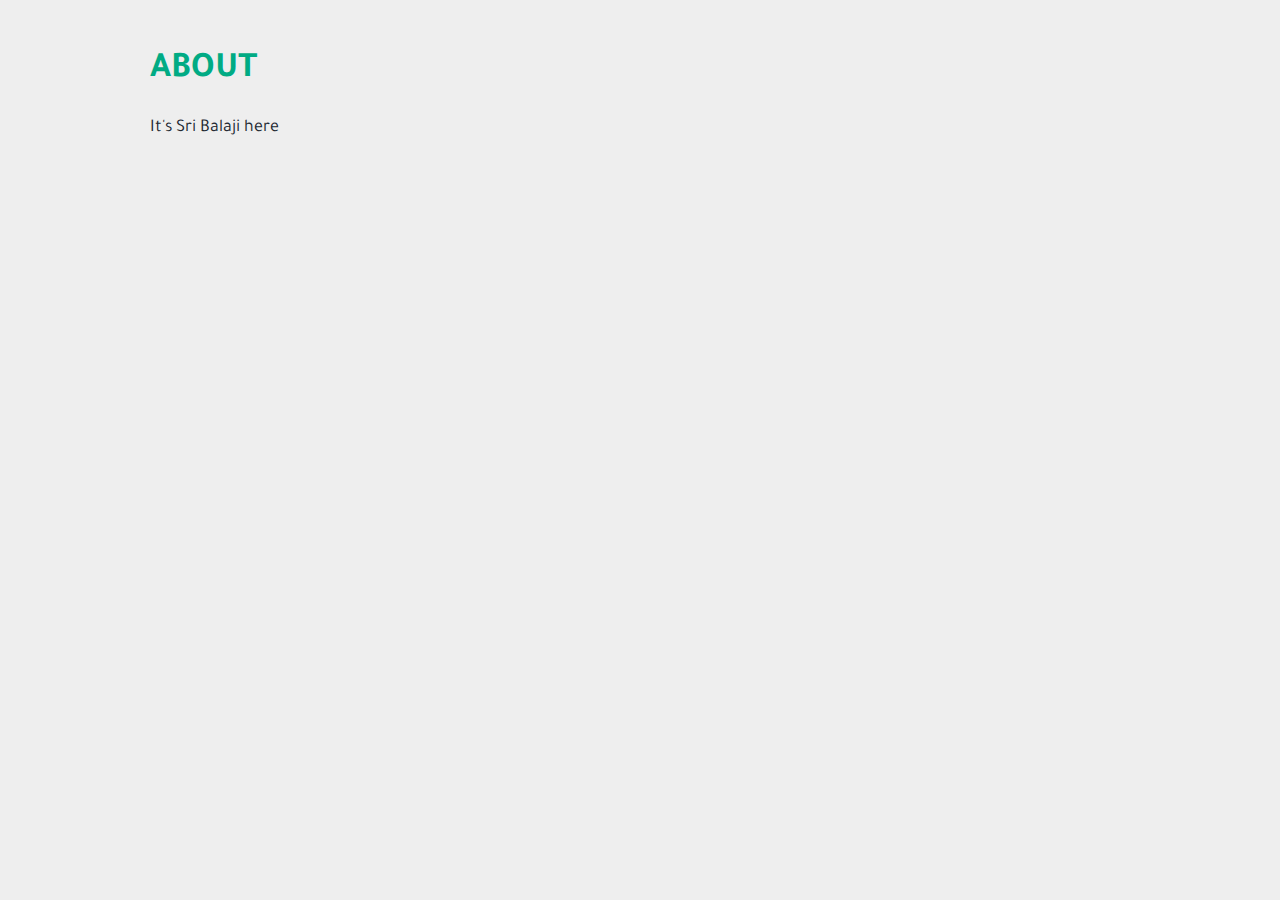
<file: about.html>
<!DOCTYPE html>
<html>
    <head>
        <meta charset="utf-8">
        <meta name="description" content="About - Sri Balaji">
        <meta name="viewport" content="width=device-width,initial-scale=1" />
        <meta name="Author" content="Sri Balaji Muruganandam" />
        <link href="https://fonts.googleapis.com/css2?family=Rubik&display=swap" rel="stylesheet">
        <link rel="stylesheet" href="css/master.css">
        <link rel="icon" href="https://i.imgur.com/LPGdxGM.png">
        <title>About</title>
    <!-- Global site tag (gtag.js) - Google Analytics -->
    <script async src="https://www.googletagmanager.com/gtag/js?id=UA-169407936-1"></script>
    <script>
     window.dataLayer = window.dataLayer || [];
     function gtag(){dataLayer.push(arguments);}
     gtag('js', new Date());
     gtag('config', 'UA-169407936-1');
    </script>
    </head>
    <body>
        <h1>ABOUT</h1>
        <p>It's Sri Balaji here</p>
    </body>
</html>
</file>
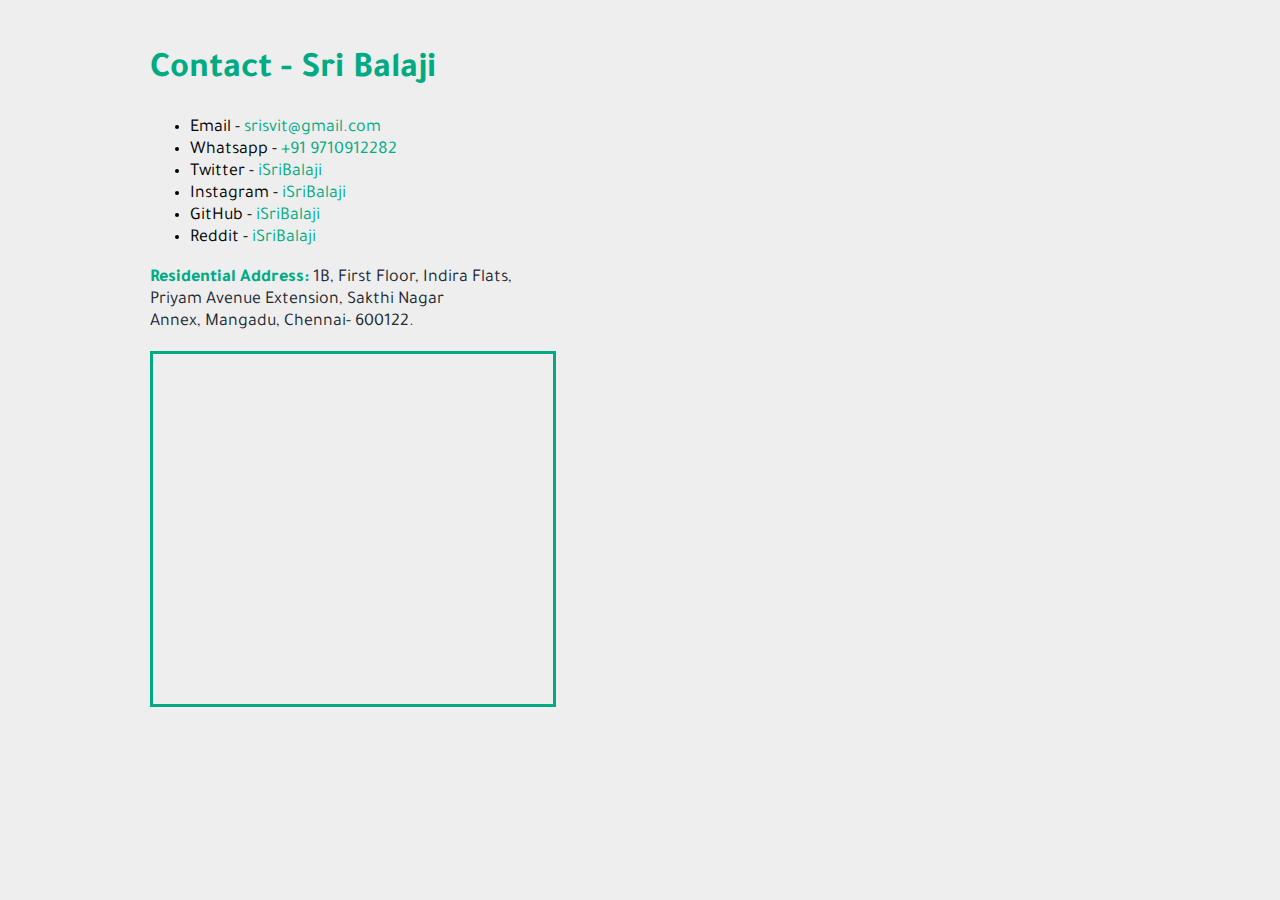
<file: contact.html>
<!DOCTYPE html>
<html>
    <head>
        <meta charset="utf-8">
        <meta name="description" content="Contact - Sri Balaji">
        <meta name="viewport" content="width=device-width,initial-scale=1" />
        <meta name="Author" content="Sri Balaji Muruganandam" />
        <link href="https://fonts.googleapis.com/css2?family=Rubik&display=swap" rel="stylesheet">
        <link rel="stylesheet" href="css/master.css">
        <link rel="icon" href="https://i.imgur.com/LPGdxGM.png">
        <title>Contact</title>
    <!-- Global site tag (gtag.js) - Google Analytics -->
    <script async src="https://www.googletagmanager.com/gtag/js?id=UA-169407936-1"></script>
    <script>
     window.dataLayer = window.dataLayer || [];
     function gtag(){dataLayer.push(arguments);}
     gtag('js', new Date());
     gtag('config', 'UA-169407936-1');
    </script>
    </head>
    <body>
        <h1>Contact - Sri Balaji</h1>
        <ul>
            <li>Email - <a href="mailto:srisvit@gmail.com?subject=Hi Baju" target="_blank">srisvit@gmail.com</a></li>
            <li>Whatsapp - <a href="https://api.whatsapp.com/send?phone=9710912282" target="_blank">+91 9710912282</a></li>
            <li>Twitter - <a href="https://twitter.com/isribalaji" target="_blank">iSriBalaji</a></li>
            <li>Instagram - <a href="https://www.instagram.com/Isribalaji/" target="_blank">iSriBalaji</a></li>
            <li>GitHub - <a href="https://github.com/iSriBalaji/" target="_blank">iSriBalaji</a></li>
            <li>Reddit - <a href="https://www.reddit.com/user/iSriBalaji" target="_blank">iSriBalaji</a></li>
            </ul>
            <p><strong><a href="https://goo.gl/maps/d3LRFSYsVy6kAYWE6" target="_blank">Residential Address:</a></strong> 1B, First Floor, Indira Flats,<br> Priyam
                Avenue Extension, Sakthi Nagar<br>
                Annex, Mangadu, Chennai- 600122.</p>
            <iframe src="https://www.google.com/maps/embed?pb=!1m18!1m12!1m3!1d1943.472879449923!2d80.10640615791795!3d13.039124597702916!2m3!1f0!2f0!3f0!3m2!1i1024!2i768!4f13.1!3m3!1m2!1s0x3a5261d04c3eaa65%3A0x2a5c82d9b621f9ed!2sIndra%20Mantra%20Apartments!5e0!3m2!1sen!2sin!4v1591855434027!5m2!1sen!2sin" width="400" height="350" frameborder="0" style="border:3px solid #00ab84 ;" allowfullscreen="" aria-hidden="false" tabindex="0"></iframe>
    </body>
</html>
</file>
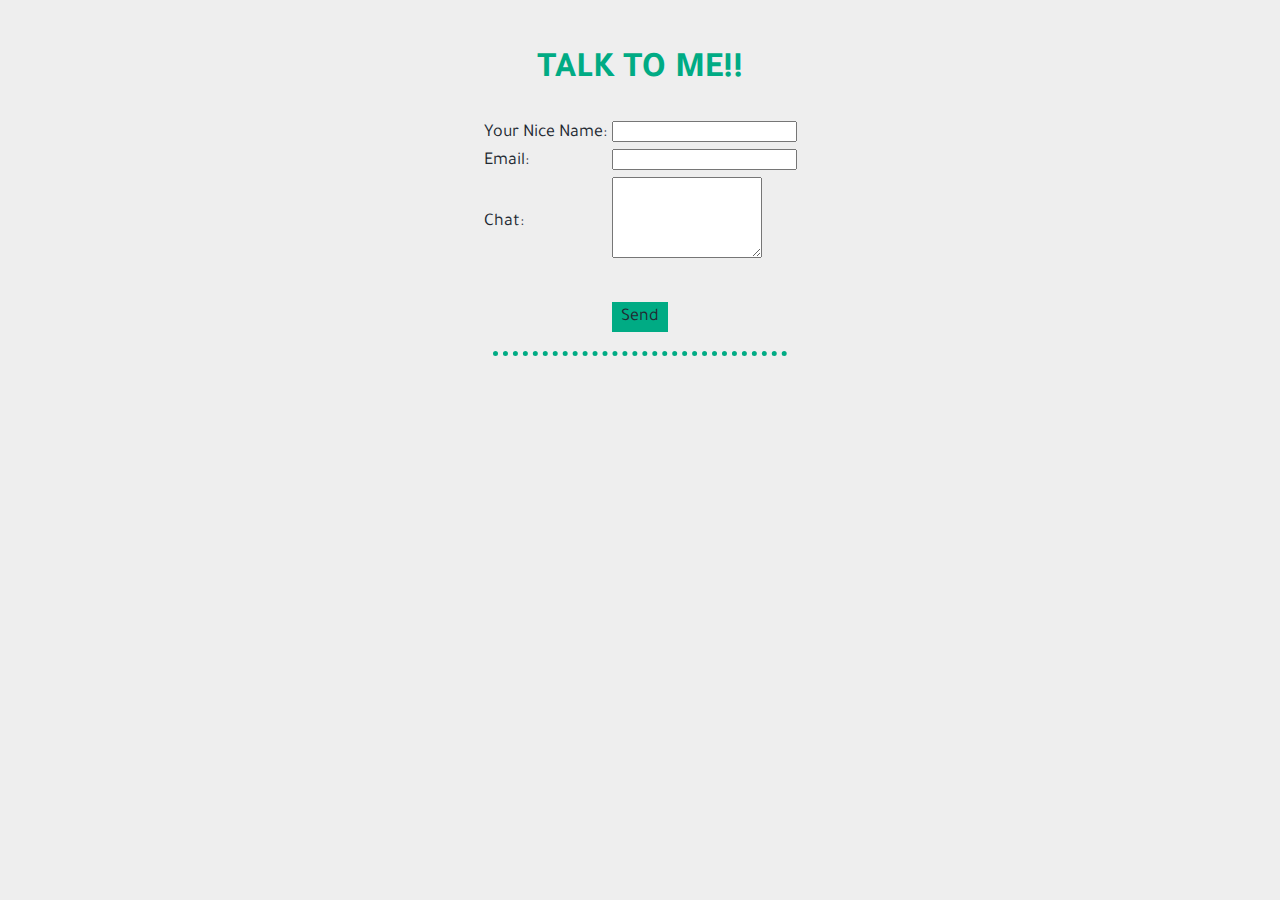
<file: talk.html>
<!DOCTYPE html>
<html>
    <head>
        <meta charset="utf-8">
        <meta name="description" content="Talk to Sri Balaji">
        <meta name="viewport" content="width=device-width,initial-scale=1" />
        <meta name="Author" content="Sri Balaji Muruganandam" />
        <title>Contact</title>
        <link href="https://fonts.googleapis.com/css2?family=Rubik&display=swap" rel="stylesheet">
        <link rel="stylesheet" href="css/master.css">
        <link rel="icon" href="https://i.imgur.com/LPGdxGM.png">
        <script>
            function fun(){
                document.getElementById("secret").innerHTML="There is a secret link for my Linkedin on Home Page.FIND IT!!"
            }
        </script>
        <!-- Global site tag (gtag.js) - Google Analytics -->
        <script async src="https://www.googletagmanager.com/gtag/js?id=UA-169407936-1"></script>
        <script>
         window.dataLayer = window.dataLayer || [];
         function gtag(){dataLayer.push(arguments);}
         gtag('js', new Date());
         gtag('config', 'UA-169407936-1');
        </script>
        <style>
            #sub{
                font-family:Tajawal;
                font-size: large;
                color: #222831;
                background-color: #00ab84;
                border: solid #00ab84;
                margin: 10px 0px;
            }
        </style>
    </head>
    <body>
        <center>
        <h1>TALK TO ME!!</h1>
        <form action="mailto:srisvit@gmail.com?subject=Hi Baju" method="POST" enctype="text/plain">
            <table cellspacing="3px">
                <tr>
                    <td><label>Your Nice Name:</label></td>
                    <td><input type="text" name="Name" required><br></td>
                </tr>
                <tr>
                    <td><label>Email:</label></td>
                    <td><input type="email" name="Email" required><br></td>
                </tr>
                <tr>
                    <td><label>Chat:</label></td>
                    <td><textarea name="Chat" cols="16" rows="5"></textarea><br></td>
                </tr>
            </table><br>
            <input type="submit" onclick="fun()" id="sub" value="Send">
        </form>
        <hr noshade size="4">
        <a href="index.html"><h2 id="secret" style="color:#393e46;"></h2></a>
        </center>
    </body>
</html>
</file>
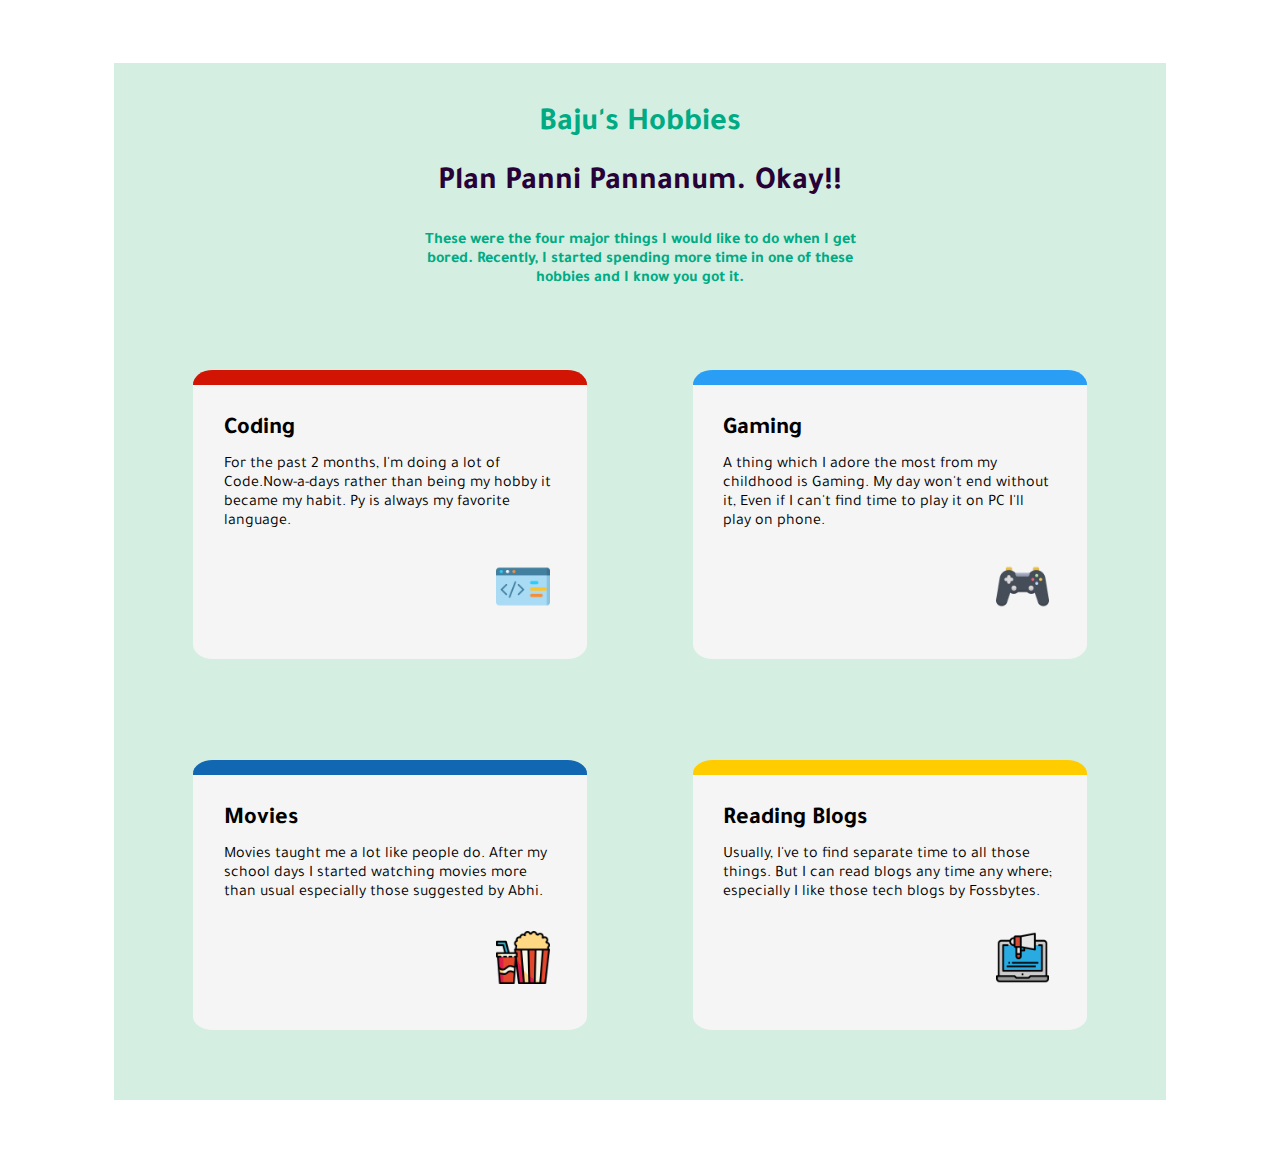
<file: hobbies/Challenge.html>
<!DOCTYPE html>
<html>
<head>
	<title>Hobbies</title>
	<link rel="icon" href="img/rook.png">
	<link rel="stylesheet" type="text/css" href="css/master.css">
	<!-- Global site tag (gtag.js) - Google Analytics -->
	<script async src="https://www.googletagmanager.com/gtag/js?id=UA-169407936-1"></script>
	<link rel="icon" href="https://i.imgur.com/LPGdxGM.png">
	<script>
	 window.dataLayer = window.dataLayer || [];
	 function gtag(){dataLayer.push(arguments);}
	 gtag('js', new Date());
	 gtag('config', 'UA-169407936-1');
	</script>
</head>
<body>
	<center>
<div class="main-div">
	<div>
		<h1 class="hea1">Baju's Hobbies</h1>
		<h1 class="hea2">Plan Panni Pannanum. Okay!!</h1>
		<p class="par">These were the four major things I would like to do when I get bored. Recently, I started spending more time in one of these hobbies and I know you got it. </p>
	</div>
	<div>
		<div class="d1">
			<h2 class="he1">Coding</h2>
			<p>For the past 2 months, I'm doing a lot of Code.Now-a-days rather than being my hobby it became my habit. Py is always my favorite language.</p>
			<div class="im-div"><img src="img/code.png" alt="Application"></div>
		</div>
		<div class="d2">
			<h2 class="he1">Gaming</h2>
			<p>A thing which I adore the most from my childhood is Gaming. My day won't end without it, Even if I can't find time to play it on PC I'll play on phone.</p>
			<div class="im-div"><img src="img/gaming.png" alt="Search"></div>
		</div>
		<div class="d3">
			<h2 class="he1">Movies</h2>
			<p>Movies taught me a lot like people do. After my school days I started watching movies more than usual especially those suggested by Abhi. </p>
			<div class="im-div"><img src="img/popcorn.png" alt="PC"></div>
		</div>
		<div class="d4">
			<h2 class="he1">Reading Blogs</h2>
			<p>Usually, I've to find separate time to all those things. But I can read blogs any time any where; especially I like those tech blogs by Fossbytes. </p>
			<div class="im-div"><img src="img/blog.png" alt="Idea"></div>
		</div>
	</div>
</div>
</center>
</body>
</html>
</file>
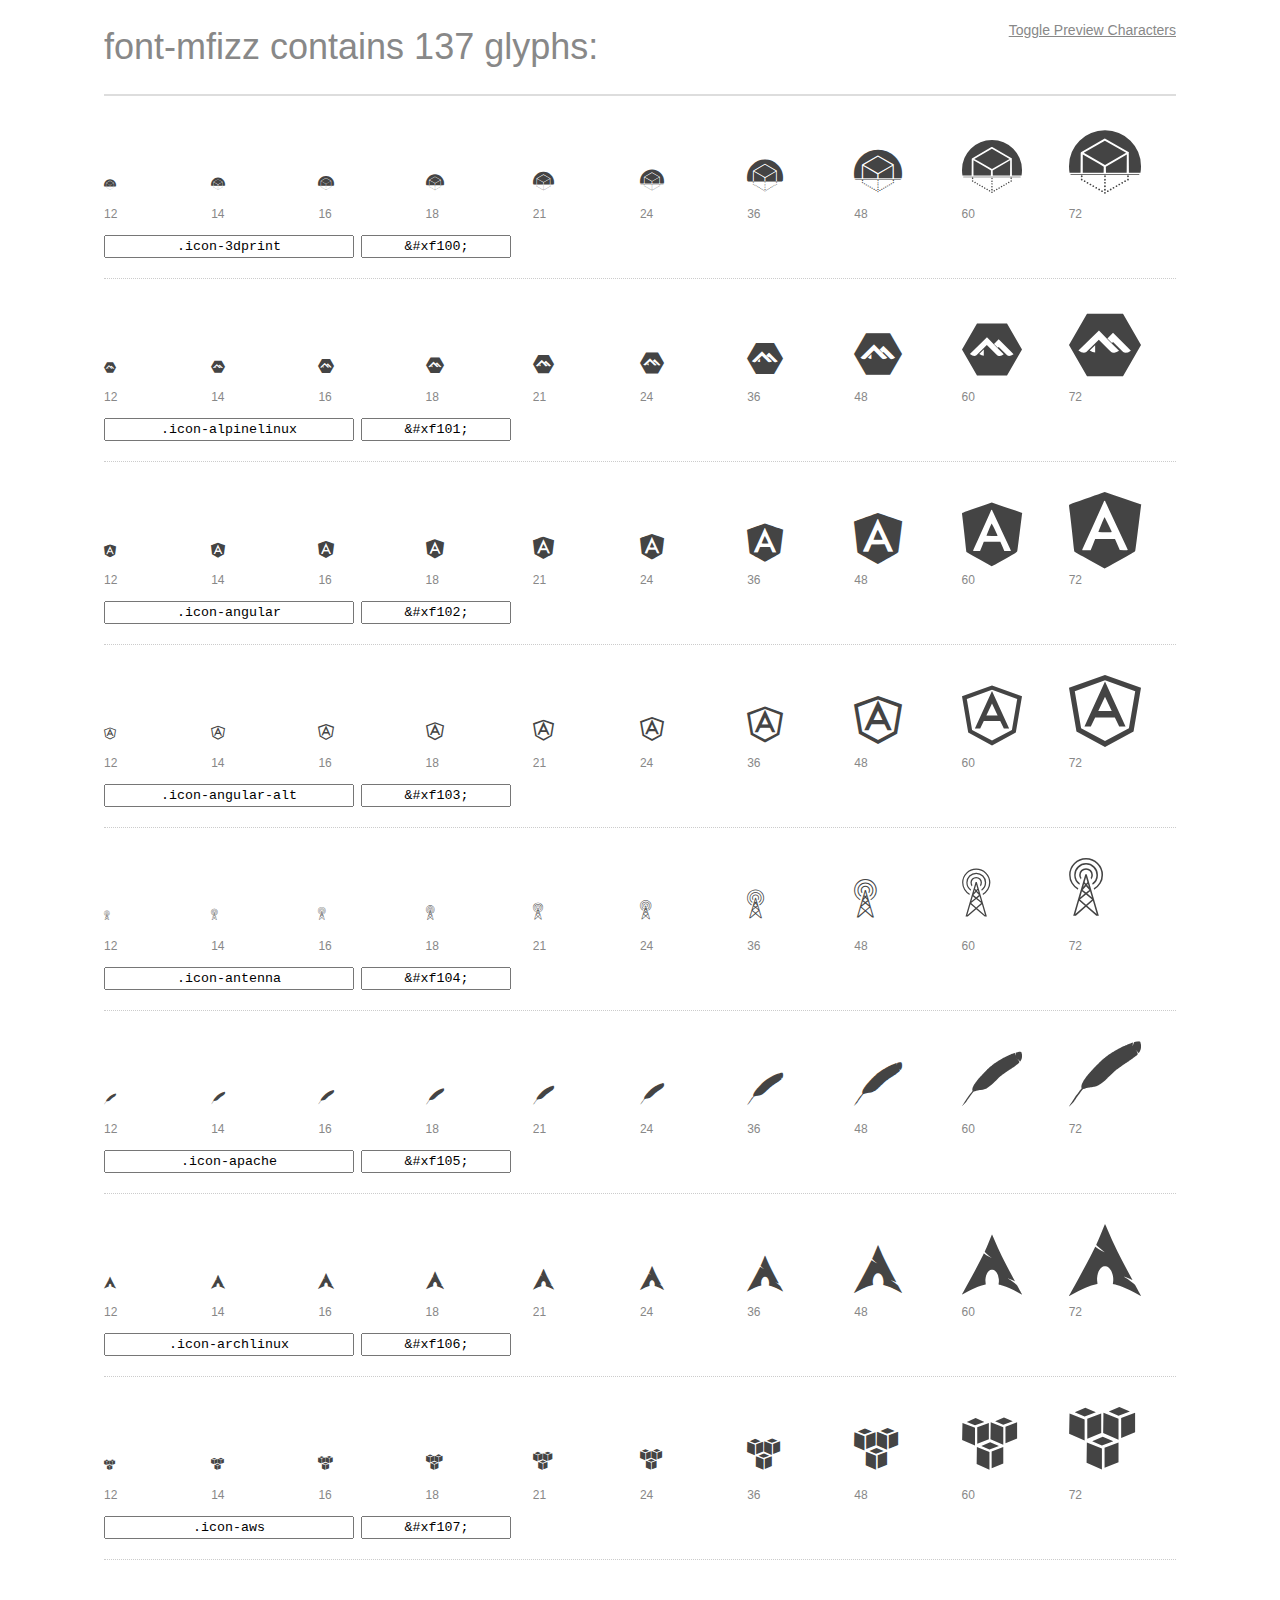
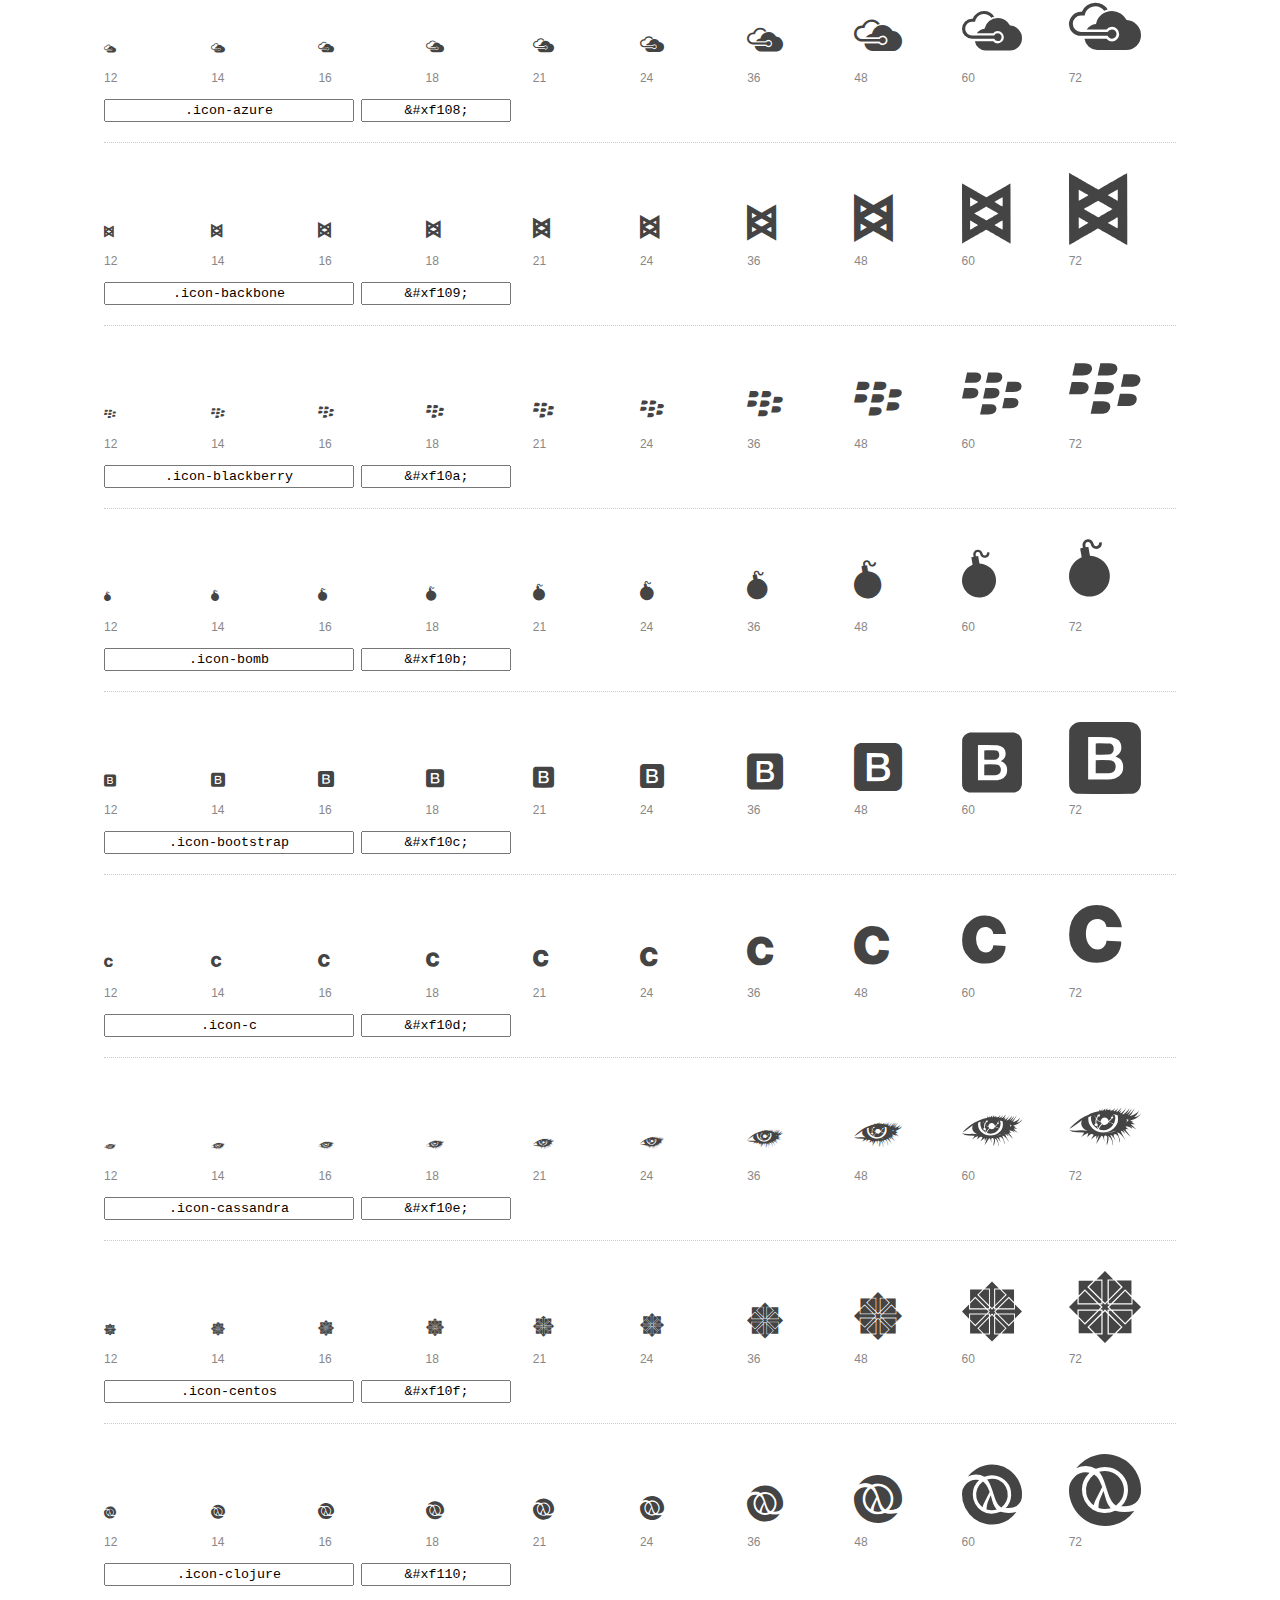
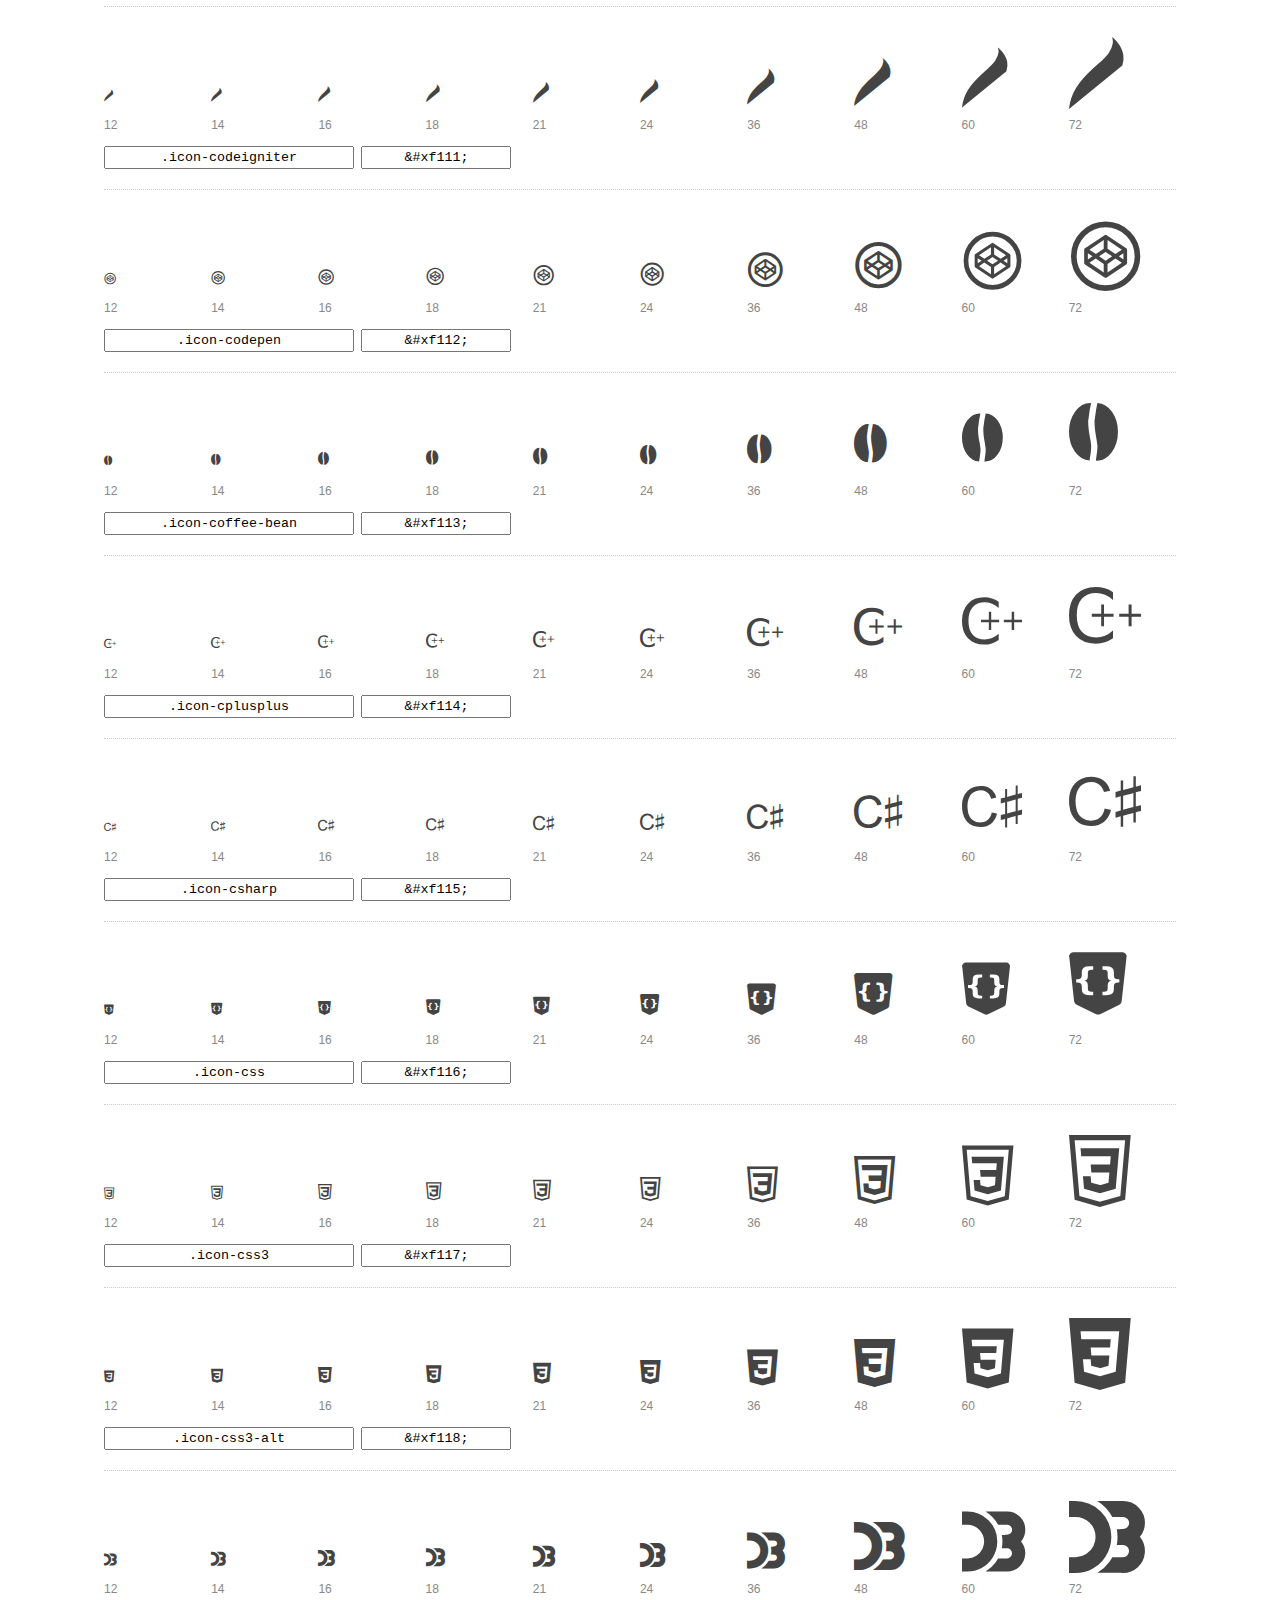
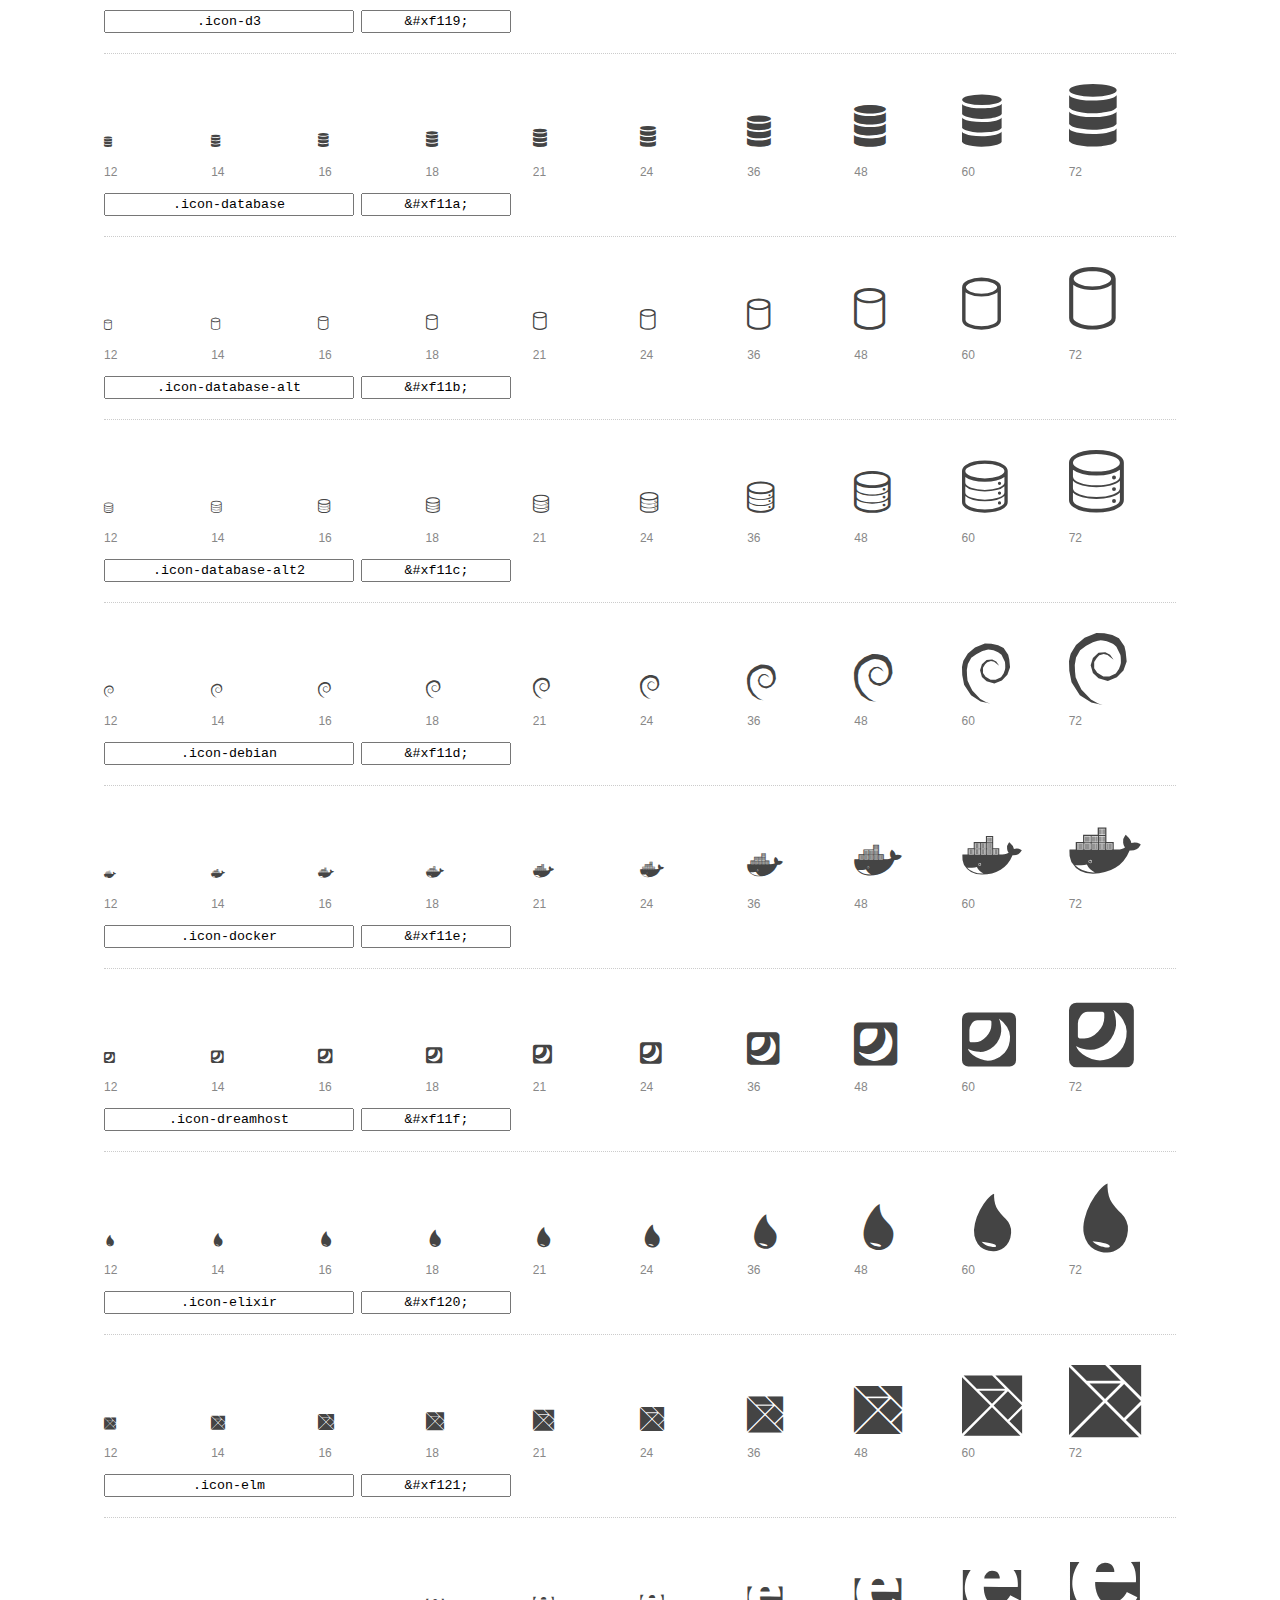
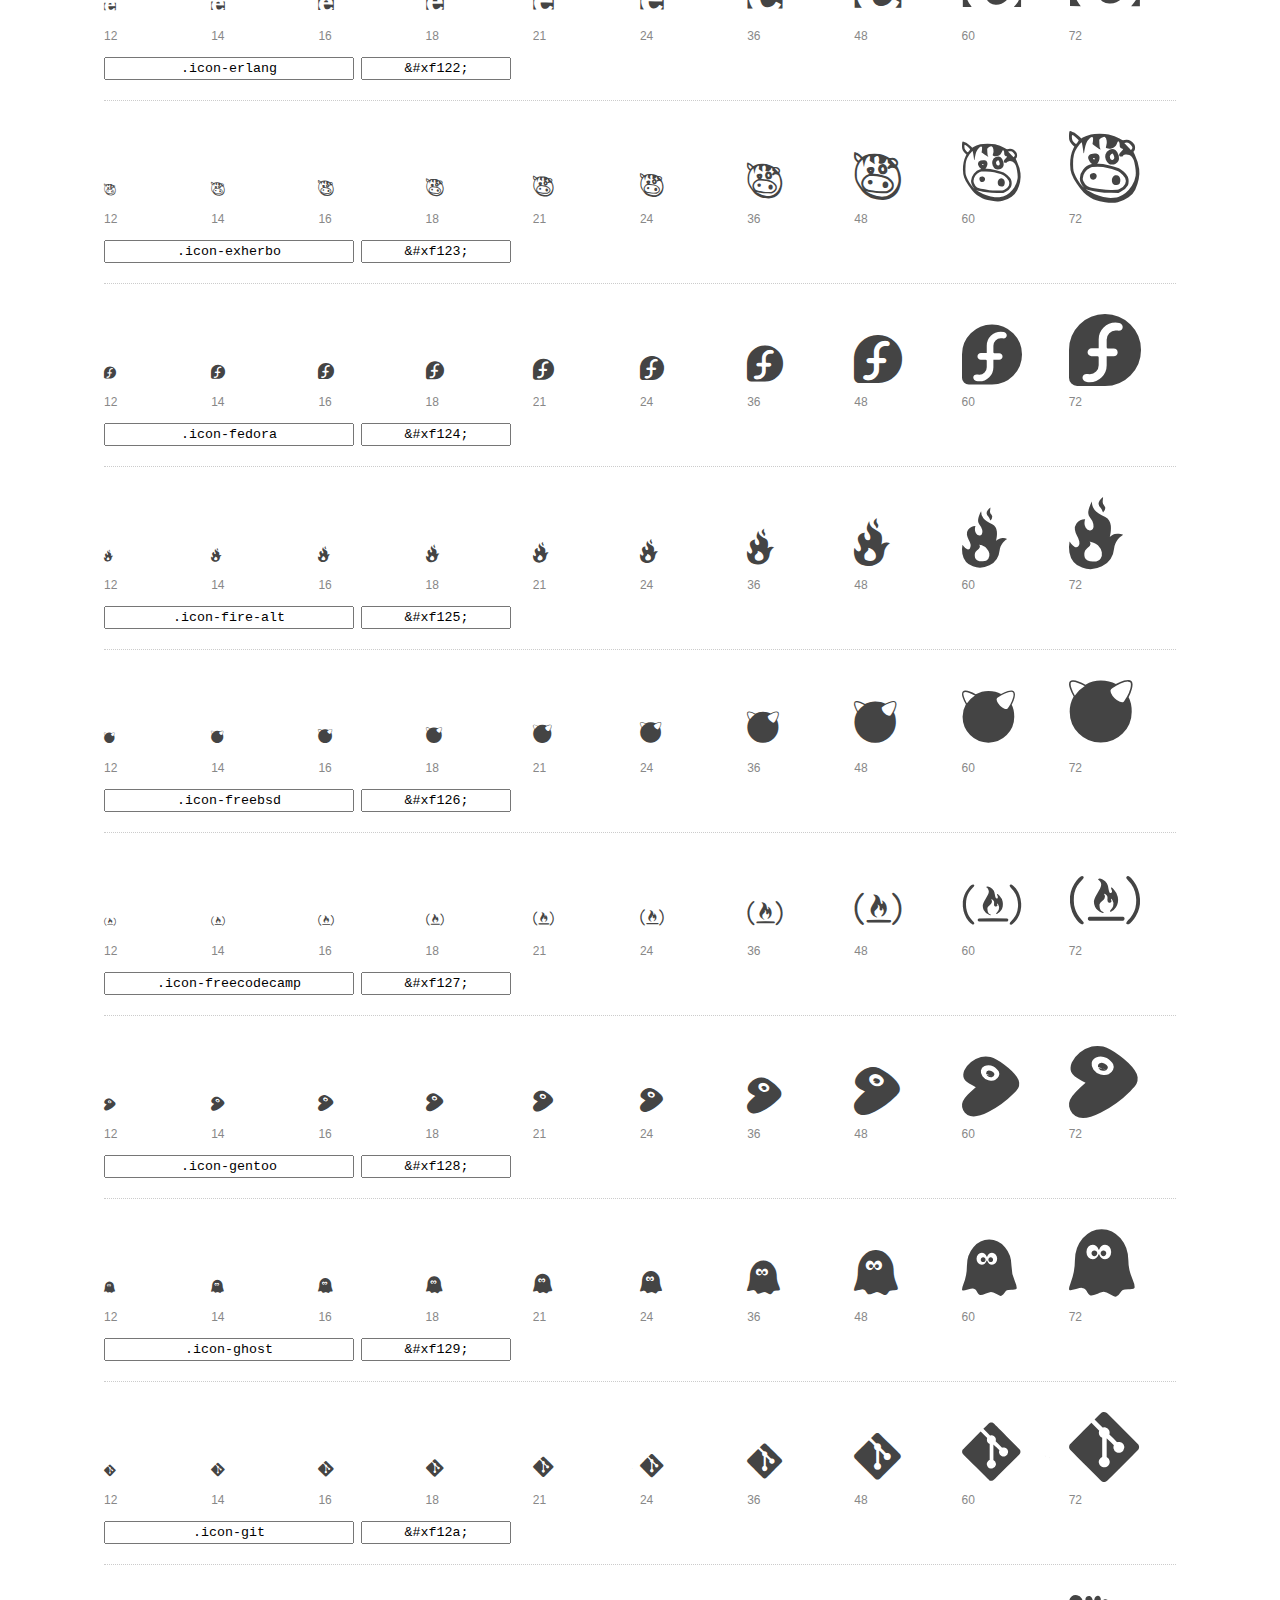
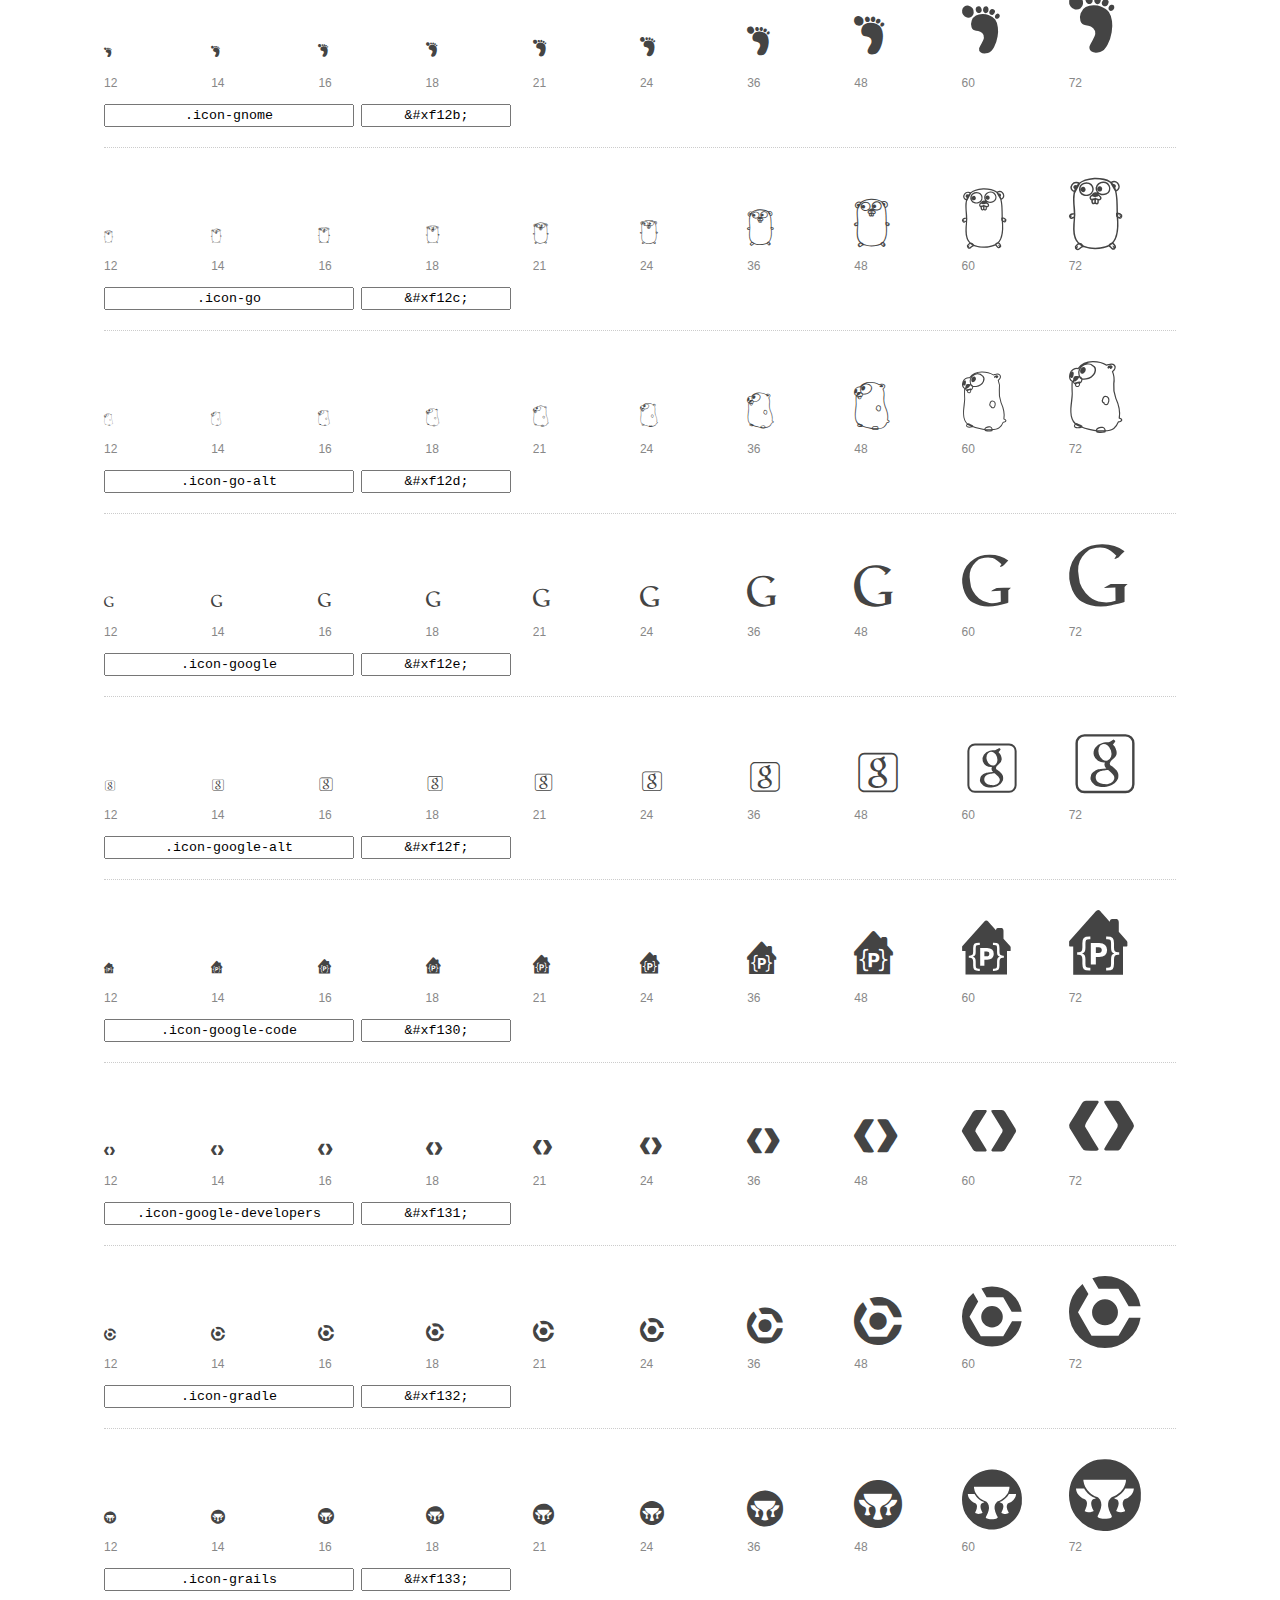
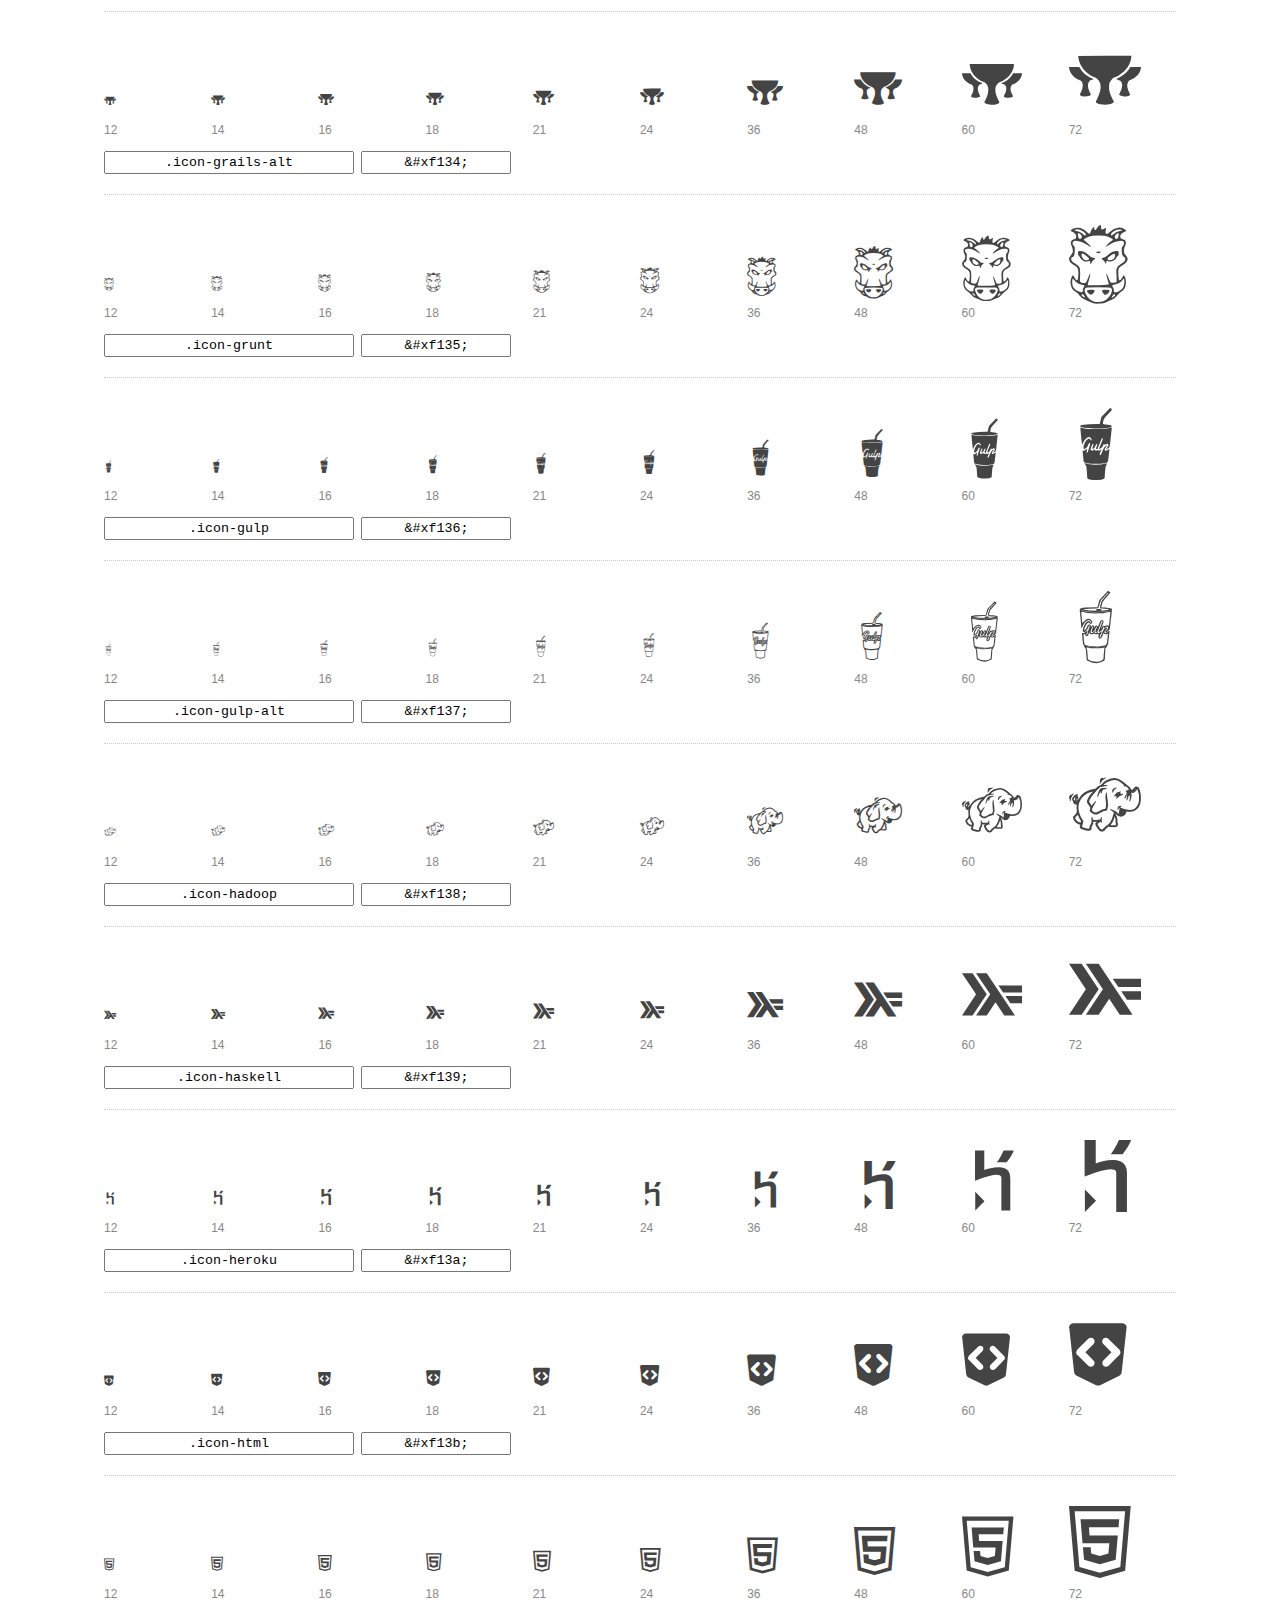
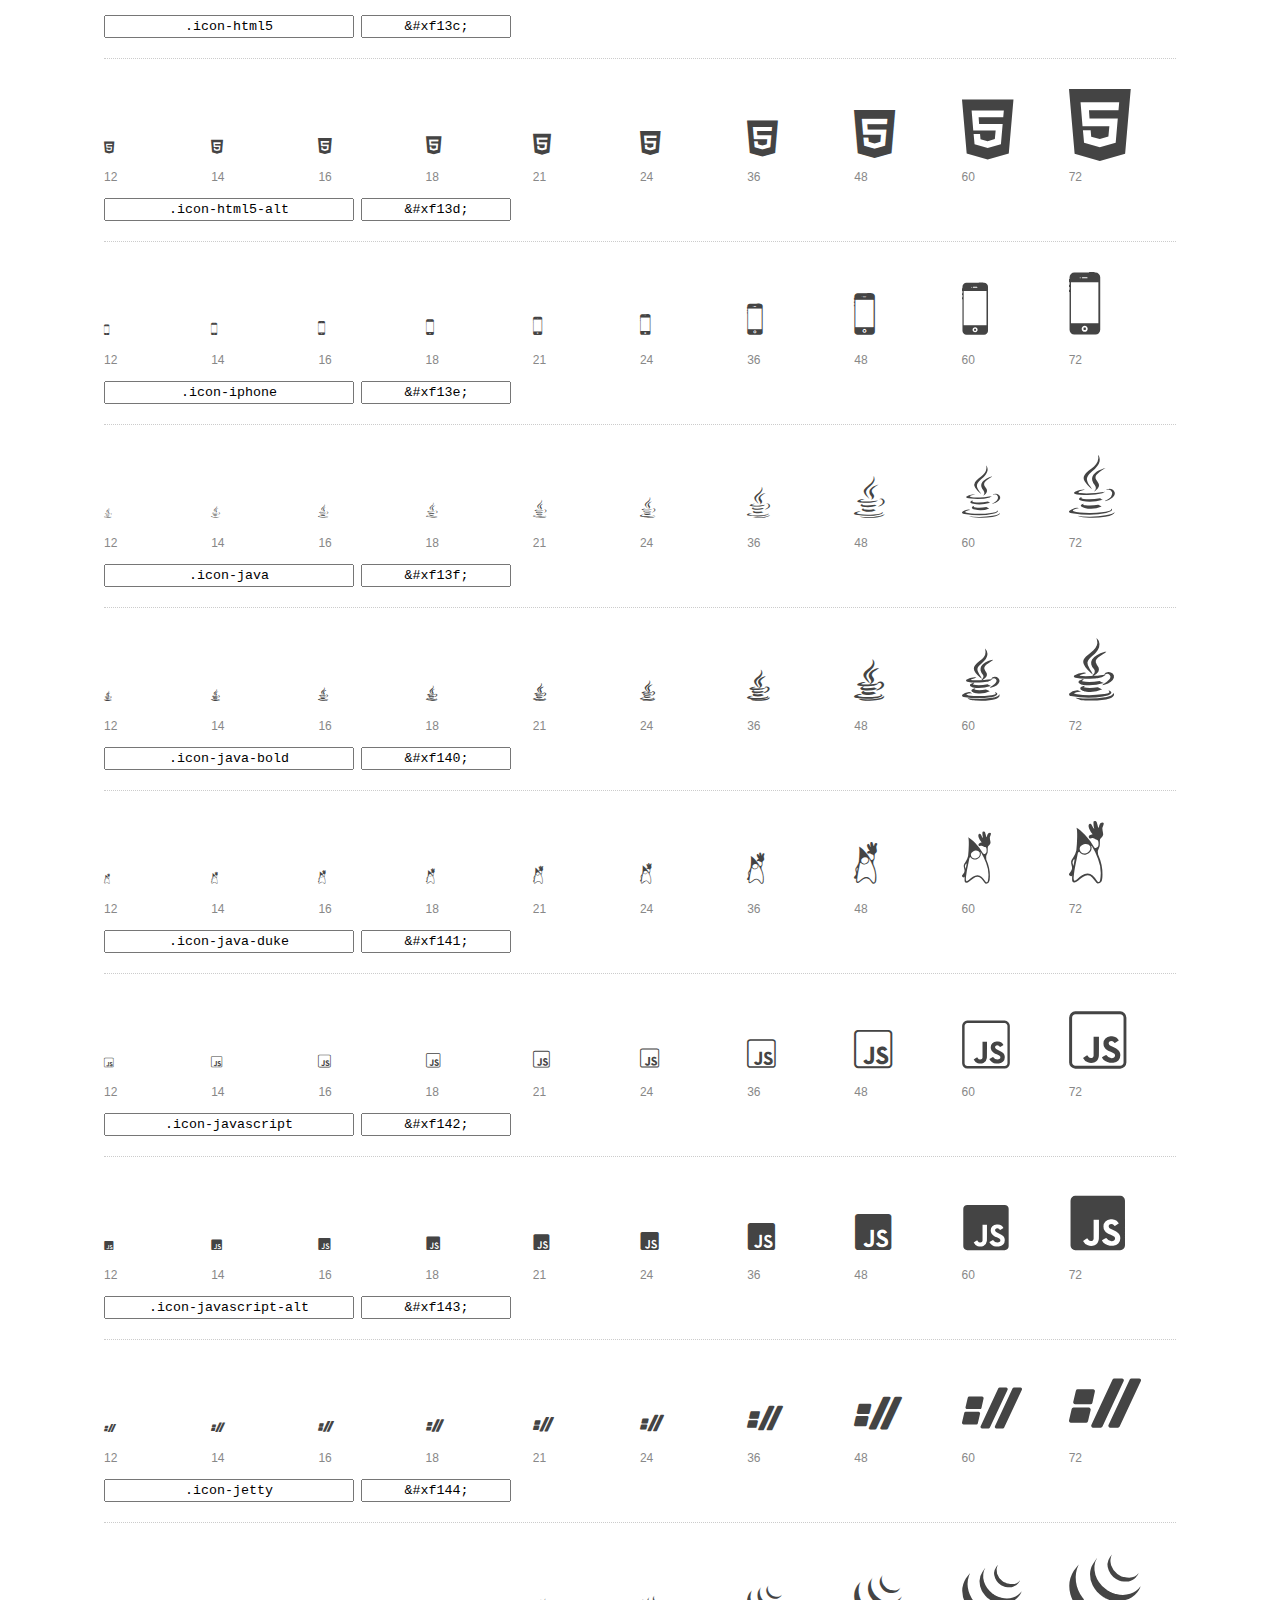
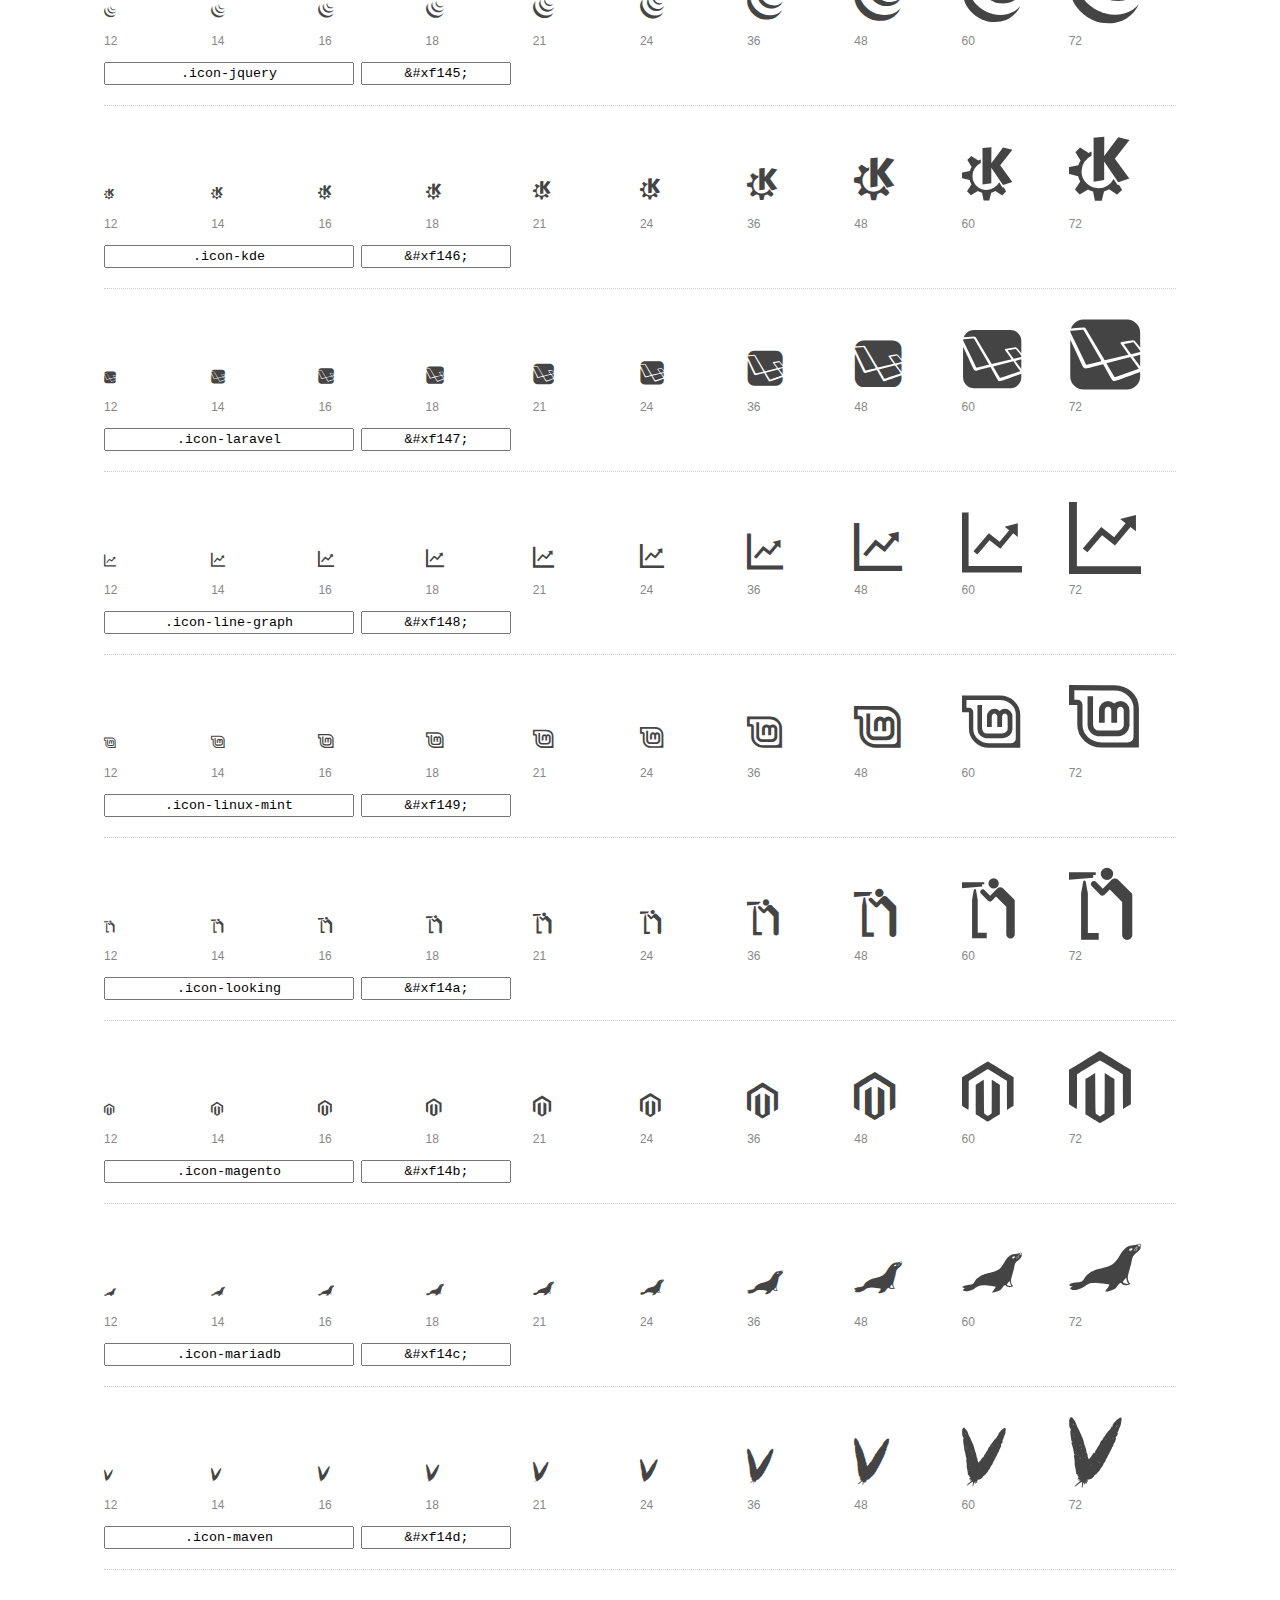
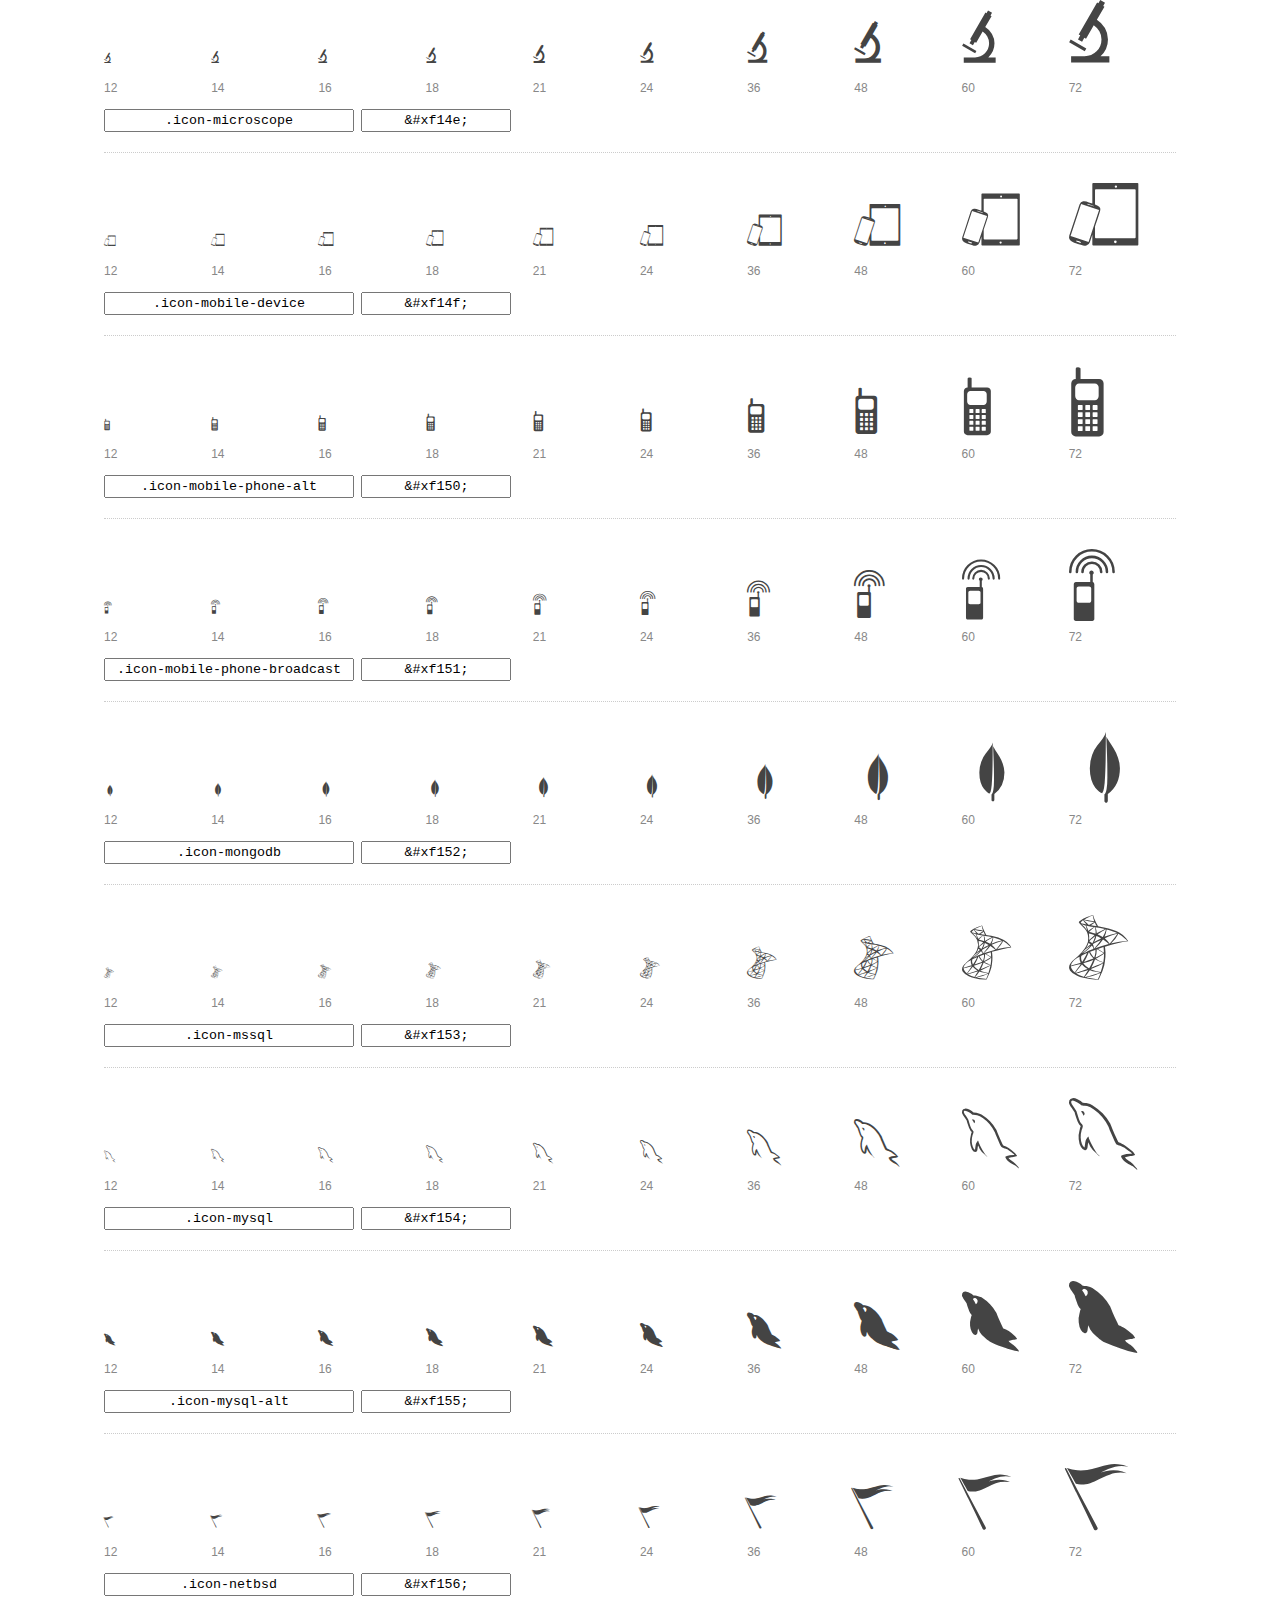
<file: assets/icons/preview.html>
<!DOCTYPE html>
<html>
  <head>
    <title>font-mfizz glyphs preview</title>

    <style>
      /* Page Styles */

      * {
        -moz-box-sizing: border-box;
        -webkit-box-sizing: border-box;
        box-sizing: border-box;
        margin: 0;
        padding: 0;
      }

      body {
        background: #fff;
        color: #444;
        font: 16px/1.5 "Helvetica Neue", Helvetica, Arial, sans-serif;
      }

      a,
      a:visited {
        color: #888;
        text-decoration: underline;
      }
      a:hover,
      a:focus { color: #000; }

      header {
        border-bottom: 2px solid #ddd;
        margin-bottom: 20px;
        overflow: hidden;
        padding: 20px 0;
      }

      header h1 {
        color: #888;
        float: left;
        font-size: 36px;
        font-weight: 300;
      }

      header a {
        float: right;
        font-size: 14px;
      }

      .container {
        margin: 0 auto;
        max-width: 1200px;
        min-width: 960px;
        padding: 0 40px;
        width: 90%;
      }

      .glyph {
        border-bottom: 1px dotted #ccc;
        padding: 10px 0 20px;
        margin-bottom: 20px;
      }

      .preview-glyphs { vertical-align: bottom; }

      .preview-scale {
        color: #888;
        font-size: 12px;
        margin-top: 5px;
      }

      .step {
        display: inline-block;
        line-height: 1;
        position: relative;
        width: 10%;
      }

      .step .letters,
      .step i {
        -webkit-transition: opacity .3s;
        -moz-transition: opacity .3s;
        -ms-transition: opacity .3s;
        -o-transition: opacity .3s;
        transition: opacity .3s;
      }

      .step:hover .letters { opacity: 1; }
      .step:hover i { opacity: .3; }

      .letters {
        opacity: .3;
        position: absolute;
      }

      .characters-off .letters { display: none; }
      .characters-off .step:hover i { opacity: 1; }

      
      .size-12 { font-size: 12px; }
      
      .size-14 { font-size: 14px; }
      
      .size-16 { font-size: 16px; }
      
      .size-18 { font-size: 18px; }
      
      .size-21 { font-size: 21px; }
      
      .size-24 { font-size: 24px; }
      
      .size-36 { font-size: 36px; }
      
      .size-48 { font-size: 48px; }
      
      .size-60 { font-size: 60px; }
      
      .size-72 { font-size: 72px; }
      

      .usage { margin-top: 10px; }

      .usage input {
        font-family: monospace;
        margin-right: 3px;
        padding: 2px 5px;
        text-align: center;
      }

      .usage .point { width: 150px; }

      .usage .class { width: 250px; }

      footer {
        color: #888;
        font-size: 12px;
        padding: 20px 0;
      }

      /* Icon Font: font-mfizz */

      @font-face {
  font-family: "font-mfizz";
  src: url("./font-mfizz.eot");
  src: url("./font-mfizz.eot?#iefix") format("embedded-opentype"),
       url("./font-mfizz.woff") format("woff"),
       url("./font-mfizz.ttf") format("truetype"),
       url("./font-mfizz.svg#font-mfizz") format("svg");
  font-weight: normal;
  font-style: normal;
}

@media screen and (-webkit-min-device-pixel-ratio:0) {
  @font-face {
    font-family: "font-mfizz";
    src: url("./font-mfizz.svg#font-mfizz") format("svg");
  }
}

      [data-icon]:before { content: attr(data-icon); }

      [data-icon]:before,
      .icon-3dprint:before,
.icon-alpinelinux:before,
.icon-angular:before,
.icon-angular-alt:before,
.icon-antenna:before,
.icon-apache:before,
.icon-archlinux:before,
.icon-aws:before,
.icon-azure:before,
.icon-backbone:before,
.icon-blackberry:before,
.icon-bomb:before,
.icon-bootstrap:before,
.icon-c:before,
.icon-cassandra:before,
.icon-centos:before,
.icon-clojure:before,
.icon-codeigniter:before,
.icon-codepen:before,
.icon-coffee-bean:before,
.icon-cplusplus:before,
.icon-csharp:before,
.icon-css:before,
.icon-css3:before,
.icon-css3-alt:before,
.icon-d3:before,
.icon-database:before,
.icon-database-alt:before,
.icon-database-alt2:before,
.icon-debian:before,
.icon-docker:before,
.icon-dreamhost:before,
.icon-elixir:before,
.icon-elm:before,
.icon-erlang:before,
.icon-exherbo:before,
.icon-fedora:before,
.icon-fire-alt:before,
.icon-freebsd:before,
.icon-freecodecamp:before,
.icon-gentoo:before,
.icon-ghost:before,
.icon-git:before,
.icon-gnome:before,
.icon-go:before,
.icon-go-alt:before,
.icon-google:before,
.icon-google-alt:before,
.icon-google-code:before,
.icon-google-developers:before,
.icon-gradle:before,
.icon-grails:before,
.icon-grails-alt:before,
.icon-grunt:before,
.icon-gulp:before,
.icon-gulp-alt:before,
.icon-hadoop:before,
.icon-haskell:before,
.icon-heroku:before,
.icon-html:before,
.icon-html5:before,
.icon-html5-alt:before,
.icon-iphone:before,
.icon-java:before,
.icon-java-bold:before,
.icon-java-duke:before,
.icon-javascript:before,
.icon-javascript-alt:before,
.icon-jetty:before,
.icon-jquery:before,
.icon-kde:before,
.icon-laravel:before,
.icon-line-graph:before,
.icon-linux-mint:before,
.icon-looking:before,
.icon-magento:before,
.icon-mariadb:before,
.icon-maven:before,
.icon-microscope:before,
.icon-mobile-device:before,
.icon-mobile-phone-alt:before,
.icon-mobile-phone-broadcast:before,
.icon-mongodb:before,
.icon-mssql:before,
.icon-mysql:before,
.icon-mysql-alt:before,
.icon-netbsd:before,
.icon-nginx:before,
.icon-nginx-alt:before,
.icon-nginx-alt2:before,
.icon-nodejs:before,
.icon-npm:before,
.icon-objc:before,
.icon-openshift:before,
.icon-oracle:before,
.icon-oracle-alt:before,
.icon-osx:before,
.icon-perl:before,
.icon-phone-alt:before,
.icon-phone-gap:before,
.icon-phone-retro:before,
.icon-php:before,
.icon-php-alt:before,
.icon-playframework:before,
.icon-playframework-alt:before,
.icon-plone:before,
.icon-postgres:before,
.icon-postgres-alt:before,
.icon-python:before,
.icon-raspberrypi:before,
.icon-reactjs:before,
.icon-redhat:before,
.icon-redis:before,
.icon-ruby:before,
.icon-ruby-on-rails:before,
.icon-ruby-on-rails-alt:before,
.icon-rust:before,
.icon-sass:before,
.icon-satellite:before,
.icon-scala:before,
.icon-scala-alt:before,
.icon-script:before,
.icon-script-alt:before,
.icon-shell:before,
.icon-sitefinity:before,
.icon-solaris:before,
.icon-splatter:before,
.icon-spring:before,
.icon-suse:before,
.icon-svg:before,
.icon-symfony:before,
.icon-tomcat:before,
.icon-ubuntu:before,
.icon-unity:before,
.icon-wireless:before,
.icon-wordpress:before,
.icon-x11:before {
        display: inline-block;
  font-family: "font-mfizz";
  font-style: normal;
  font-weight: normal;
  font-variant: normal;
  line-height: 1;
  text-decoration: inherit;
  text-rendering: optimizeLegibility;
  text-transform: none;
  -moz-osx-font-smoothing: grayscale;
  -webkit-font-smoothing: antialiased;
  font-smoothing: antialiased;
      }

      .icon-3dprint:before { content: "\f100"; }
.icon-alpinelinux:before { content: "\f101"; }
.icon-angular:before { content: "\f102"; }
.icon-angular-alt:before { content: "\f103"; }
.icon-antenna:before { content: "\f104"; }
.icon-apache:before { content: "\f105"; }
.icon-archlinux:before { content: "\f106"; }
.icon-aws:before { content: "\f107"; }
.icon-azure:before { content: "\f108"; }
.icon-backbone:before { content: "\f109"; }
.icon-blackberry:before { content: "\f10a"; }
.icon-bomb:before { content: "\f10b"; }
.icon-bootstrap:before { content: "\f10c"; }
.icon-c:before { content: "\f10d"; }
.icon-cassandra:before { content: "\f10e"; }
.icon-centos:before { content: "\f10f"; }
.icon-clojure:before { content: "\f110"; }
.icon-codeigniter:before { content: "\f111"; }
.icon-codepen:before { content: "\f112"; }
.icon-coffee-bean:before { content: "\f113"; }
.icon-cplusplus:before { content: "\f114"; }
.icon-csharp:before { content: "\f115"; }
.icon-css:before { content: "\f116"; }
.icon-css3:before { content: "\f117"; }
.icon-css3-alt:before { content: "\f118"; }
.icon-d3:before { content: "\f119"; }
.icon-database:before { content: "\f11a"; }
.icon-database-alt:before { content: "\f11b"; }
.icon-database-alt2:before { content: "\f11c"; }
.icon-debian:before { content: "\f11d"; }
.icon-docker:before { content: "\f11e"; }
.icon-dreamhost:before { content: "\f11f"; }
.icon-elixir:before { content: "\f120"; }
.icon-elm:before { content: "\f121"; }
.icon-erlang:before { content: "\f122"; }
.icon-exherbo:before { content: "\f123"; }
.icon-fedora:before { content: "\f124"; }
.icon-fire-alt:before { content: "\f125"; }
.icon-freebsd:before { content: "\f126"; }
.icon-freecodecamp:before { content: "\f127"; }
.icon-gentoo:before { content: "\f128"; }
.icon-ghost:before { content: "\f129"; }
.icon-git:before { content: "\f12a"; }
.icon-gnome:before { content: "\f12b"; }
.icon-go:before { content: "\f12c"; }
.icon-go-alt:before { content: "\f12d"; }
.icon-google:before { content: "\f12e"; }
.icon-google-alt:before { content: "\f12f"; }
.icon-google-code:before { content: "\f130"; }
.icon-google-developers:before { content: "\f131"; }
.icon-gradle:before { content: "\f132"; }
.icon-grails:before { content: "\f133"; }
.icon-grails-alt:before { content: "\f134"; }
.icon-grunt:before { content: "\f135"; }
.icon-gulp:before { content: "\f136"; }
.icon-gulp-alt:before { content: "\f137"; }
.icon-hadoop:before { content: "\f138"; }
.icon-haskell:before { content: "\f139"; }
.icon-heroku:before { content: "\f13a"; }
.icon-html:before { content: "\f13b"; }
.icon-html5:before { content: "\f13c"; }
.icon-html5-alt:before { content: "\f13d"; }
.icon-iphone:before { content: "\f13e"; }
.icon-java:before { content: "\f13f"; }
.icon-java-bold:before { content: "\f140"; }
.icon-java-duke:before { content: "\f141"; }
.icon-javascript:before { content: "\f142"; }
.icon-javascript-alt:before { content: "\f143"; }
.icon-jetty:before { content: "\f144"; }
.icon-jquery:before { content: "\f145"; }
.icon-kde:before { content: "\f146"; }
.icon-laravel:before { content: "\f147"; }
.icon-line-graph:before { content: "\f148"; }
.icon-linux-mint:before { content: "\f149"; }
.icon-looking:before { content: "\f14a"; }
.icon-magento:before { content: "\f14b"; }
.icon-mariadb:before { content: "\f14c"; }
.icon-maven:before { content: "\f14d"; }
.icon-microscope:before { content: "\f14e"; }
.icon-mobile-device:before { content: "\f14f"; }
.icon-mobile-phone-alt:before { content: "\f150"; }
.icon-mobile-phone-broadcast:before { content: "\f151"; }
.icon-mongodb:before { content: "\f152"; }
.icon-mssql:before { content: "\f153"; }
.icon-mysql:before { content: "\f154"; }
.icon-mysql-alt:before { content: "\f155"; }
.icon-netbsd:before { content: "\f156"; }
.icon-nginx:before { content: "\f157"; }
.icon-nginx-alt:before { content: "\f158"; }
.icon-nginx-alt2:before { content: "\f159"; }
.icon-nodejs:before { content: "\f15a"; }
.icon-npm:before { content: "\f15b"; }
.icon-objc:before { content: "\f15c"; }
.icon-openshift:before { content: "\f15d"; }
.icon-oracle:before { content: "\f15e"; }
.icon-oracle-alt:before { content: "\f15f"; }
.icon-osx:before { content: "\f160"; }
.icon-perl:before { content: "\f161"; }
.icon-phone-alt:before { content: "\f162"; }
.icon-phone-gap:before { content: "\f163"; }
.icon-phone-retro:before { content: "\f164"; }
.icon-php:before { content: "\f165"; }
.icon-php-alt:before { content: "\f166"; }
.icon-playframework:before { content: "\f167"; }
.icon-playframework-alt:before { content: "\f168"; }
.icon-plone:before { content: "\f169"; }
.icon-postgres:before { content: "\f16a"; }
.icon-postgres-alt:before { content: "\f16b"; }
.icon-python:before { content: "\f16c"; }
.icon-raspberrypi:before { content: "\f16d"; }
.icon-reactjs:before { content: "\f16e"; }
.icon-redhat:before { content: "\f16f"; }
.icon-redis:before { content: "\f170"; }
.icon-ruby:before { content: "\f171"; }
.icon-ruby-on-rails:before { content: "\f172"; }
.icon-ruby-on-rails-alt:before { content: "\f173"; }
.icon-rust:before { content: "\f174"; }
.icon-sass:before { content: "\f175"; }
.icon-satellite:before { content: "\f176"; }
.icon-scala:before { content: "\f177"; }
.icon-scala-alt:before { content: "\f178"; }
.icon-script:before { content: "\f179"; }
.icon-script-alt:before { content: "\f17a"; }
.icon-shell:before { content: "\f17b"; }
.icon-sitefinity:before { content: "\f17c"; }
.icon-solaris:before { content: "\f17d"; }
.icon-splatter:before { content: "\f17e"; }
.icon-spring:before { content: "\f17f"; }
.icon-suse:before { content: "\f180"; }
.icon-svg:before { content: "\f181"; }
.icon-symfony:before { content: "\f182"; }
.icon-tomcat:before { content: "\f183"; }
.icon-ubuntu:before { content: "\f184"; }
.icon-unity:before { content: "\f185"; }
.icon-wireless:before { content: "\f186"; }
.icon-wordpress:before { content: "\f187"; }
.icon-x11:before { content: "\f188"; }
    </style>

    <!--[if lte IE 8]><script src="http://html5shiv.googlecode.com/svn/trunk/html5.js"></script><![endif]-->

    <script>
      function toggleCharacters() {
        var body = document.getElementsByTagName('body')[0];
        body.className = body.className === 'characters-off' ? '' : 'characters-off';
      }
    </script>
  </head>

  <body class="characters-off">
    <div id="page" class="container">
      <header>
        <h1>font-mfizz contains 137 glyphs:</h1>
        <a onclick="toggleCharacters(); return false;" href="#">Toggle Preview Characters</a>
      </header>

      
      <div class="glyph">
        <div class="preview-glyphs">
          <span class="step size-12"><span class="letters">Pp</span><i id="icon-3dprint" class="icon-3dprint"></i></span><span class="step size-14"><span class="letters">Pp</span><i id="icon-3dprint" class="icon-3dprint"></i></span><span class="step size-16"><span class="letters">Pp</span><i id="icon-3dprint" class="icon-3dprint"></i></span><span class="step size-18"><span class="letters">Pp</span><i id="icon-3dprint" class="icon-3dprint"></i></span><span class="step size-21"><span class="letters">Pp</span><i id="icon-3dprint" class="icon-3dprint"></i></span><span class="step size-24"><span class="letters">Pp</span><i id="icon-3dprint" class="icon-3dprint"></i></span><span class="step size-36"><span class="letters">Pp</span><i id="icon-3dprint" class="icon-3dprint"></i></span><span class="step size-48"><span class="letters">Pp</span><i id="icon-3dprint" class="icon-3dprint"></i></span><span class="step size-60"><span class="letters">Pp</span><i id="icon-3dprint" class="icon-3dprint"></i></span><span class="step size-72"><span class="letters">Pp</span><i id="icon-3dprint" class="icon-3dprint"></i></span>
        </div>
        <div class="preview-scale">
          <span class="step">12</span><span class="step">14</span><span class="step">16</span><span class="step">18</span><span class="step">21</span><span class="step">24</span><span class="step">36</span><span class="step">48</span><span class="step">60</span><span class="step">72</span>
        </div>
        <div class="usage">
          <input class="class" type="text" readonly="readonly" onClick="this.select();" value=".icon-3dprint" />
          <input class="point" type="text" readonly="readonly" onClick="this.select();" value="&amp;#xf100;" />
        </div>
      </div>
      
      <div class="glyph">
        <div class="preview-glyphs">
          <span class="step size-12"><span class="letters">Pp</span><i id="icon-alpinelinux" class="icon-alpinelinux"></i></span><span class="step size-14"><span class="letters">Pp</span><i id="icon-alpinelinux" class="icon-alpinelinux"></i></span><span class="step size-16"><span class="letters">Pp</span><i id="icon-alpinelinux" class="icon-alpinelinux"></i></span><span class="step size-18"><span class="letters">Pp</span><i id="icon-alpinelinux" class="icon-alpinelinux"></i></span><span class="step size-21"><span class="letters">Pp</span><i id="icon-alpinelinux" class="icon-alpinelinux"></i></span><span class="step size-24"><span class="letters">Pp</span><i id="icon-alpinelinux" class="icon-alpinelinux"></i></span><span class="step size-36"><span class="letters">Pp</span><i id="icon-alpinelinux" class="icon-alpinelinux"></i></span><span class="step size-48"><span class="letters">Pp</span><i id="icon-alpinelinux" class="icon-alpinelinux"></i></span><span class="step size-60"><span class="letters">Pp</span><i id="icon-alpinelinux" class="icon-alpinelinux"></i></span><span class="step size-72"><span class="letters">Pp</span><i id="icon-alpinelinux" class="icon-alpinelinux"></i></span>
        </div>
        <div class="preview-scale">
          <span class="step">12</span><span class="step">14</span><span class="step">16</span><span class="step">18</span><span class="step">21</span><span class="step">24</span><span class="step">36</span><span class="step">48</span><span class="step">60</span><span class="step">72</span>
        </div>
        <div class="usage">
          <input class="class" type="text" readonly="readonly" onClick="this.select();" value=".icon-alpinelinux" />
          <input class="point" type="text" readonly="readonly" onClick="this.select();" value="&amp;#xf101;" />
        </div>
      </div>
      
      <div class="glyph">
        <div class="preview-glyphs">
          <span class="step size-12"><span class="letters">Pp</span><i id="icon-angular" class="icon-angular"></i></span><span class="step size-14"><span class="letters">Pp</span><i id="icon-angular" class="icon-angular"></i></span><span class="step size-16"><span class="letters">Pp</span><i id="icon-angular" class="icon-angular"></i></span><span class="step size-18"><span class="letters">Pp</span><i id="icon-angular" class="icon-angular"></i></span><span class="step size-21"><span class="letters">Pp</span><i id="icon-angular" class="icon-angular"></i></span><span class="step size-24"><span class="letters">Pp</span><i id="icon-angular" class="icon-angular"></i></span><span class="step size-36"><span class="letters">Pp</span><i id="icon-angular" class="icon-angular"></i></span><span class="step size-48"><span class="letters">Pp</span><i id="icon-angular" class="icon-angular"></i></span><span class="step size-60"><span class="letters">Pp</span><i id="icon-angular" class="icon-angular"></i></span><span class="step size-72"><span class="letters">Pp</span><i id="icon-angular" class="icon-angular"></i></span>
        </div>
        <div class="preview-scale">
          <span class="step">12</span><span class="step">14</span><span class="step">16</span><span class="step">18</span><span class="step">21</span><span class="step">24</span><span class="step">36</span><span class="step">48</span><span class="step">60</span><span class="step">72</span>
        </div>
        <div class="usage">
          <input class="class" type="text" readonly="readonly" onClick="this.select();" value=".icon-angular" />
          <input class="point" type="text" readonly="readonly" onClick="this.select();" value="&amp;#xf102;" />
        </div>
      </div>
      
      <div class="glyph">
        <div class="preview-glyphs">
          <span class="step size-12"><span class="letters">Pp</span><i id="icon-angular-alt" class="icon-angular-alt"></i></span><span class="step size-14"><span class="letters">Pp</span><i id="icon-angular-alt" class="icon-angular-alt"></i></span><span class="step size-16"><span class="letters">Pp</span><i id="icon-angular-alt" class="icon-angular-alt"></i></span><span class="step size-18"><span class="letters">Pp</span><i id="icon-angular-alt" class="icon-angular-alt"></i></span><span class="step size-21"><span class="letters">Pp</span><i id="icon-angular-alt" class="icon-angular-alt"></i></span><span class="step size-24"><span class="letters">Pp</span><i id="icon-angular-alt" class="icon-angular-alt"></i></span><span class="step size-36"><span class="letters">Pp</span><i id="icon-angular-alt" class="icon-angular-alt"></i></span><span class="step size-48"><span class="letters">Pp</span><i id="icon-angular-alt" class="icon-angular-alt"></i></span><span class="step size-60"><span class="letters">Pp</span><i id="icon-angular-alt" class="icon-angular-alt"></i></span><span class="step size-72"><span class="letters">Pp</span><i id="icon-angular-alt" class="icon-angular-alt"></i></span>
        </div>
        <div class="preview-scale">
          <span class="step">12</span><span class="step">14</span><span class="step">16</span><span class="step">18</span><span class="step">21</span><span class="step">24</span><span class="step">36</span><span class="step">48</span><span class="step">60</span><span class="step">72</span>
        </div>
        <div class="usage">
          <input class="class" type="text" readonly="readonly" onClick="this.select();" value=".icon-angular-alt" />
          <input class="point" type="text" readonly="readonly" onClick="this.select();" value="&amp;#xf103;" />
        </div>
      </div>
      
      <div class="glyph">
        <div class="preview-glyphs">
          <span class="step size-12"><span class="letters">Pp</span><i id="icon-antenna" class="icon-antenna"></i></span><span class="step size-14"><span class="letters">Pp</span><i id="icon-antenna" class="icon-antenna"></i></span><span class="step size-16"><span class="letters">Pp</span><i id="icon-antenna" class="icon-antenna"></i></span><span class="step size-18"><span class="letters">Pp</span><i id="icon-antenna" class="icon-antenna"></i></span><span class="step size-21"><span class="letters">Pp</span><i id="icon-antenna" class="icon-antenna"></i></span><span class="step size-24"><span class="letters">Pp</span><i id="icon-antenna" class="icon-antenna"></i></span><span class="step size-36"><span class="letters">Pp</span><i id="icon-antenna" class="icon-antenna"></i></span><span class="step size-48"><span class="letters">Pp</span><i id="icon-antenna" class="icon-antenna"></i></span><span class="step size-60"><span class="letters">Pp</span><i id="icon-antenna" class="icon-antenna"></i></span><span class="step size-72"><span class="letters">Pp</span><i id="icon-antenna" class="icon-antenna"></i></span>
        </div>
        <div class="preview-scale">
          <span class="step">12</span><span class="step">14</span><span class="step">16</span><span class="step">18</span><span class="step">21</span><span class="step">24</span><span class="step">36</span><span class="step">48</span><span class="step">60</span><span class="step">72</span>
        </div>
        <div class="usage">
          <input class="class" type="text" readonly="readonly" onClick="this.select();" value=".icon-antenna" />
          <input class="point" type="text" readonly="readonly" onClick="this.select();" value="&amp;#xf104;" />
        </div>
      </div>
      
      <div class="glyph">
        <div class="preview-glyphs">
          <span class="step size-12"><span class="letters">Pp</span><i id="icon-apache" class="icon-apache"></i></span><span class="step size-14"><span class="letters">Pp</span><i id="icon-apache" class="icon-apache"></i></span><span class="step size-16"><span class="letters">Pp</span><i id="icon-apache" class="icon-apache"></i></span><span class="step size-18"><span class="letters">Pp</span><i id="icon-apache" class="icon-apache"></i></span><span class="step size-21"><span class="letters">Pp</span><i id="icon-apache" class="icon-apache"></i></span><span class="step size-24"><span class="letters">Pp</span><i id="icon-apache" class="icon-apache"></i></span><span class="step size-36"><span class="letters">Pp</span><i id="icon-apache" class="icon-apache"></i></span><span class="step size-48"><span class="letters">Pp</span><i id="icon-apache" class="icon-apache"></i></span><span class="step size-60"><span class="letters">Pp</span><i id="icon-apache" class="icon-apache"></i></span><span class="step size-72"><span class="letters">Pp</span><i id="icon-apache" class="icon-apache"></i></span>
        </div>
        <div class="preview-scale">
          <span class="step">12</span><span class="step">14</span><span class="step">16</span><span class="step">18</span><span class="step">21</span><span class="step">24</span><span class="step">36</span><span class="step">48</span><span class="step">60</span><span class="step">72</span>
        </div>
        <div class="usage">
          <input class="class" type="text" readonly="readonly" onClick="this.select();" value=".icon-apache" />
          <input class="point" type="text" readonly="readonly" onClick="this.select();" value="&amp;#xf105;" />
        </div>
      </div>
      
      <div class="glyph">
        <div class="preview-glyphs">
          <span class="step size-12"><span class="letters">Pp</span><i id="icon-archlinux" class="icon-archlinux"></i></span><span class="step size-14"><span class="letters">Pp</span><i id="icon-archlinux" class="icon-archlinux"></i></span><span class="step size-16"><span class="letters">Pp</span><i id="icon-archlinux" class="icon-archlinux"></i></span><span class="step size-18"><span class="letters">Pp</span><i id="icon-archlinux" class="icon-archlinux"></i></span><span class="step size-21"><span class="letters">Pp</span><i id="icon-archlinux" class="icon-archlinux"></i></span><span class="step size-24"><span class="letters">Pp</span><i id="icon-archlinux" class="icon-archlinux"></i></span><span class="step size-36"><span class="letters">Pp</span><i id="icon-archlinux" class="icon-archlinux"></i></span><span class="step size-48"><span class="letters">Pp</span><i id="icon-archlinux" class="icon-archlinux"></i></span><span class="step size-60"><span class="letters">Pp</span><i id="icon-archlinux" class="icon-archlinux"></i></span><span class="step size-72"><span class="letters">Pp</span><i id="icon-archlinux" class="icon-archlinux"></i></span>
        </div>
        <div class="preview-scale">
          <span class="step">12</span><span class="step">14</span><span class="step">16</span><span class="step">18</span><span class="step">21</span><span class="step">24</span><span class="step">36</span><span class="step">48</span><span class="step">60</span><span class="step">72</span>
        </div>
        <div class="usage">
          <input class="class" type="text" readonly="readonly" onClick="this.select();" value=".icon-archlinux" />
          <input class="point" type="text" readonly="readonly" onClick="this.select();" value="&amp;#xf106;" />
        </div>
      </div>
      
      <div class="glyph">
        <div class="preview-glyphs">
          <span class="step size-12"><span class="letters">Pp</span><i id="icon-aws" class="icon-aws"></i></span><span class="step size-14"><span class="letters">Pp</span><i id="icon-aws" class="icon-aws"></i></span><span class="step size-16"><span class="letters">Pp</span><i id="icon-aws" class="icon-aws"></i></span><span class="step size-18"><span class="letters">Pp</span><i id="icon-aws" class="icon-aws"></i></span><span class="step size-21"><span class="letters">Pp</span><i id="icon-aws" class="icon-aws"></i></span><span class="step size-24"><span class="letters">Pp</span><i id="icon-aws" class="icon-aws"></i></span><span class="step size-36"><span class="letters">Pp</span><i id="icon-aws" class="icon-aws"></i></span><span class="step size-48"><span class="letters">Pp</span><i id="icon-aws" class="icon-aws"></i></span><span class="step size-60"><span class="letters">Pp</span><i id="icon-aws" class="icon-aws"></i></span><span class="step size-72"><span class="letters">Pp</span><i id="icon-aws" class="icon-aws"></i></span>
        </div>
        <div class="preview-scale">
          <span class="step">12</span><span class="step">14</span><span class="step">16</span><span class="step">18</span><span class="step">21</span><span class="step">24</span><span class="step">36</span><span class="step">48</span><span class="step">60</span><span class="step">72</span>
        </div>
        <div class="usage">
          <input class="class" type="text" readonly="readonly" onClick="this.select();" value=".icon-aws" />
          <input class="point" type="text" readonly="readonly" onClick="this.select();" value="&amp;#xf107;" />
        </div>
      </div>
      
      <div class="glyph">
        <div class="preview-glyphs">
          <span class="step size-12"><span class="letters">Pp</span><i id="icon-azure" class="icon-azure"></i></span><span class="step size-14"><span class="letters">Pp</span><i id="icon-azure" class="icon-azure"></i></span><span class="step size-16"><span class="letters">Pp</span><i id="icon-azure" class="icon-azure"></i></span><span class="step size-18"><span class="letters">Pp</span><i id="icon-azure" class="icon-azure"></i></span><span class="step size-21"><span class="letters">Pp</span><i id="icon-azure" class="icon-azure"></i></span><span class="step size-24"><span class="letters">Pp</span><i id="icon-azure" class="icon-azure"></i></span><span class="step size-36"><span class="letters">Pp</span><i id="icon-azure" class="icon-azure"></i></span><span class="step size-48"><span class="letters">Pp</span><i id="icon-azure" class="icon-azure"></i></span><span class="step size-60"><span class="letters">Pp</span><i id="icon-azure" class="icon-azure"></i></span><span class="step size-72"><span class="letters">Pp</span><i id="icon-azure" class="icon-azure"></i></span>
        </div>
        <div class="preview-scale">
          <span class="step">12</span><span class="step">14</span><span class="step">16</span><span class="step">18</span><span class="step">21</span><span class="step">24</span><span class="step">36</span><span class="step">48</span><span class="step">60</span><span class="step">72</span>
        </div>
        <div class="usage">
          <input class="class" type="text" readonly="readonly" onClick="this.select();" value=".icon-azure" />
          <input class="point" type="text" readonly="readonly" onClick="this.select();" value="&amp;#xf108;" />
        </div>
      </div>
      
      <div class="glyph">
        <div class="preview-glyphs">
          <span class="step size-12"><span class="letters">Pp</span><i id="icon-backbone" class="icon-backbone"></i></span><span class="step size-14"><span class="letters">Pp</span><i id="icon-backbone" class="icon-backbone"></i></span><span class="step size-16"><span class="letters">Pp</span><i id="icon-backbone" class="icon-backbone"></i></span><span class="step size-18"><span class="letters">Pp</span><i id="icon-backbone" class="icon-backbone"></i></span><span class="step size-21"><span class="letters">Pp</span><i id="icon-backbone" class="icon-backbone"></i></span><span class="step size-24"><span class="letters">Pp</span><i id="icon-backbone" class="icon-backbone"></i></span><span class="step size-36"><span class="letters">Pp</span><i id="icon-backbone" class="icon-backbone"></i></span><span class="step size-48"><span class="letters">Pp</span><i id="icon-backbone" class="icon-backbone"></i></span><span class="step size-60"><span class="letters">Pp</span><i id="icon-backbone" class="icon-backbone"></i></span><span class="step size-72"><span class="letters">Pp</span><i id="icon-backbone" class="icon-backbone"></i></span>
        </div>
        <div class="preview-scale">
          <span class="step">12</span><span class="step">14</span><span class="step">16</span><span class="step">18</span><span class="step">21</span><span class="step">24</span><span class="step">36</span><span class="step">48</span><span class="step">60</span><span class="step">72</span>
        </div>
        <div class="usage">
          <input class="class" type="text" readonly="readonly" onClick="this.select();" value=".icon-backbone" />
          <input class="point" type="text" readonly="readonly" onClick="this.select();" value="&amp;#xf109;" />
        </div>
      </div>
      
      <div class="glyph">
        <div class="preview-glyphs">
          <span class="step size-12"><span class="letters">Pp</span><i id="icon-blackberry" class="icon-blackberry"></i></span><span class="step size-14"><span class="letters">Pp</span><i id="icon-blackberry" class="icon-blackberry"></i></span><span class="step size-16"><span class="letters">Pp</span><i id="icon-blackberry" class="icon-blackberry"></i></span><span class="step size-18"><span class="letters">Pp</span><i id="icon-blackberry" class="icon-blackberry"></i></span><span class="step size-21"><span class="letters">Pp</span><i id="icon-blackberry" class="icon-blackberry"></i></span><span class="step size-24"><span class="letters">Pp</span><i id="icon-blackberry" class="icon-blackberry"></i></span><span class="step size-36"><span class="letters">Pp</span><i id="icon-blackberry" class="icon-blackberry"></i></span><span class="step size-48"><span class="letters">Pp</span><i id="icon-blackberry" class="icon-blackberry"></i></span><span class="step size-60"><span class="letters">Pp</span><i id="icon-blackberry" class="icon-blackberry"></i></span><span class="step size-72"><span class="letters">Pp</span><i id="icon-blackberry" class="icon-blackberry"></i></span>
        </div>
        <div class="preview-scale">
          <span class="step">12</span><span class="step">14</span><span class="step">16</span><span class="step">18</span><span class="step">21</span><span class="step">24</span><span class="step">36</span><span class="step">48</span><span class="step">60</span><span class="step">72</span>
        </div>
        <div class="usage">
          <input class="class" type="text" readonly="readonly" onClick="this.select();" value=".icon-blackberry" />
          <input class="point" type="text" readonly="readonly" onClick="this.select();" value="&amp;#xf10a;" />
        </div>
      </div>
      
      <div class="glyph">
        <div class="preview-glyphs">
          <span class="step size-12"><span class="letters">Pp</span><i id="icon-bomb" class="icon-bomb"></i></span><span class="step size-14"><span class="letters">Pp</span><i id="icon-bomb" class="icon-bomb"></i></span><span class="step size-16"><span class="letters">Pp</span><i id="icon-bomb" class="icon-bomb"></i></span><span class="step size-18"><span class="letters">Pp</span><i id="icon-bomb" class="icon-bomb"></i></span><span class="step size-21"><span class="letters">Pp</span><i id="icon-bomb" class="icon-bomb"></i></span><span class="step size-24"><span class="letters">Pp</span><i id="icon-bomb" class="icon-bomb"></i></span><span class="step size-36"><span class="letters">Pp</span><i id="icon-bomb" class="icon-bomb"></i></span><span class="step size-48"><span class="letters">Pp</span><i id="icon-bomb" class="icon-bomb"></i></span><span class="step size-60"><span class="letters">Pp</span><i id="icon-bomb" class="icon-bomb"></i></span><span class="step size-72"><span class="letters">Pp</span><i id="icon-bomb" class="icon-bomb"></i></span>
        </div>
        <div class="preview-scale">
          <span class="step">12</span><span class="step">14</span><span class="step">16</span><span class="step">18</span><span class="step">21</span><span class="step">24</span><span class="step">36</span><span class="step">48</span><span class="step">60</span><span class="step">72</span>
        </div>
        <div class="usage">
          <input class="class" type="text" readonly="readonly" onClick="this.select();" value=".icon-bomb" />
          <input class="point" type="text" readonly="readonly" onClick="this.select();" value="&amp;#xf10b;" />
        </div>
      </div>
      
      <div class="glyph">
        <div class="preview-glyphs">
          <span class="step size-12"><span class="letters">Pp</span><i id="icon-bootstrap" class="icon-bootstrap"></i></span><span class="step size-14"><span class="letters">Pp</span><i id="icon-bootstrap" class="icon-bootstrap"></i></span><span class="step size-16"><span class="letters">Pp</span><i id="icon-bootstrap" class="icon-bootstrap"></i></span><span class="step size-18"><span class="letters">Pp</span><i id="icon-bootstrap" class="icon-bootstrap"></i></span><span class="step size-21"><span class="letters">Pp</span><i id="icon-bootstrap" class="icon-bootstrap"></i></span><span class="step size-24"><span class="letters">Pp</span><i id="icon-bootstrap" class="icon-bootstrap"></i></span><span class="step size-36"><span class="letters">Pp</span><i id="icon-bootstrap" class="icon-bootstrap"></i></span><span class="step size-48"><span class="letters">Pp</span><i id="icon-bootstrap" class="icon-bootstrap"></i></span><span class="step size-60"><span class="letters">Pp</span><i id="icon-bootstrap" class="icon-bootstrap"></i></span><span class="step size-72"><span class="letters">Pp</span><i id="icon-bootstrap" class="icon-bootstrap"></i></span>
        </div>
        <div class="preview-scale">
          <span class="step">12</span><span class="step">14</span><span class="step">16</span><span class="step">18</span><span class="step">21</span><span class="step">24</span><span class="step">36</span><span class="step">48</span><span class="step">60</span><span class="step">72</span>
        </div>
        <div class="usage">
          <input class="class" type="text" readonly="readonly" onClick="this.select();" value=".icon-bootstrap" />
          <input class="point" type="text" readonly="readonly" onClick="this.select();" value="&amp;#xf10c;" />
        </div>
      </div>
      
      <div class="glyph">
        <div class="preview-glyphs">
          <span class="step size-12"><span class="letters">Pp</span><i id="icon-c" class="icon-c"></i></span><span class="step size-14"><span class="letters">Pp</span><i id="icon-c" class="icon-c"></i></span><span class="step size-16"><span class="letters">Pp</span><i id="icon-c" class="icon-c"></i></span><span class="step size-18"><span class="letters">Pp</span><i id="icon-c" class="icon-c"></i></span><span class="step size-21"><span class="letters">Pp</span><i id="icon-c" class="icon-c"></i></span><span class="step size-24"><span class="letters">Pp</span><i id="icon-c" class="icon-c"></i></span><span class="step size-36"><span class="letters">Pp</span><i id="icon-c" class="icon-c"></i></span><span class="step size-48"><span class="letters">Pp</span><i id="icon-c" class="icon-c"></i></span><span class="step size-60"><span class="letters">Pp</span><i id="icon-c" class="icon-c"></i></span><span class="step size-72"><span class="letters">Pp</span><i id="icon-c" class="icon-c"></i></span>
        </div>
        <div class="preview-scale">
          <span class="step">12</span><span class="step">14</span><span class="step">16</span><span class="step">18</span><span class="step">21</span><span class="step">24</span><span class="step">36</span><span class="step">48</span><span class="step">60</span><span class="step">72</span>
        </div>
        <div class="usage">
          <input class="class" type="text" readonly="readonly" onClick="this.select();" value=".icon-c" />
          <input class="point" type="text" readonly="readonly" onClick="this.select();" value="&amp;#xf10d;" />
        </div>
      </div>
      
      <div class="glyph">
        <div class="preview-glyphs">
          <span class="step size-12"><span class="letters">Pp</span><i id="icon-cassandra" class="icon-cassandra"></i></span><span class="step size-14"><span class="letters">Pp</span><i id="icon-cassandra" class="icon-cassandra"></i></span><span class="step size-16"><span class="letters">Pp</span><i id="icon-cassandra" class="icon-cassandra"></i></span><span class="step size-18"><span class="letters">Pp</span><i id="icon-cassandra" class="icon-cassandra"></i></span><span class="step size-21"><span class="letters">Pp</span><i id="icon-cassandra" class="icon-cassandra"></i></span><span class="step size-24"><span class="letters">Pp</span><i id="icon-cassandra" class="icon-cassandra"></i></span><span class="step size-36"><span class="letters">Pp</span><i id="icon-cassandra" class="icon-cassandra"></i></span><span class="step size-48"><span class="letters">Pp</span><i id="icon-cassandra" class="icon-cassandra"></i></span><span class="step size-60"><span class="letters">Pp</span><i id="icon-cassandra" class="icon-cassandra"></i></span><span class="step size-72"><span class="letters">Pp</span><i id="icon-cassandra" class="icon-cassandra"></i></span>
        </div>
        <div class="preview-scale">
          <span class="step">12</span><span class="step">14</span><span class="step">16</span><span class="step">18</span><span class="step">21</span><span class="step">24</span><span class="step">36</span><span class="step">48</span><span class="step">60</span><span class="step">72</span>
        </div>
        <div class="usage">
          <input class="class" type="text" readonly="readonly" onClick="this.select();" value=".icon-cassandra" />
          <input class="point" type="text" readonly="readonly" onClick="this.select();" value="&amp;#xf10e;" />
        </div>
      </div>
      
      <div class="glyph">
        <div class="preview-glyphs">
          <span class="step size-12"><span class="letters">Pp</span><i id="icon-centos" class="icon-centos"></i></span><span class="step size-14"><span class="letters">Pp</span><i id="icon-centos" class="icon-centos"></i></span><span class="step size-16"><span class="letters">Pp</span><i id="icon-centos" class="icon-centos"></i></span><span class="step size-18"><span class="letters">Pp</span><i id="icon-centos" class="icon-centos"></i></span><span class="step size-21"><span class="letters">Pp</span><i id="icon-centos" class="icon-centos"></i></span><span class="step size-24"><span class="letters">Pp</span><i id="icon-centos" class="icon-centos"></i></span><span class="step size-36"><span class="letters">Pp</span><i id="icon-centos" class="icon-centos"></i></span><span class="step size-48"><span class="letters">Pp</span><i id="icon-centos" class="icon-centos"></i></span><span class="step size-60"><span class="letters">Pp</span><i id="icon-centos" class="icon-centos"></i></span><span class="step size-72"><span class="letters">Pp</span><i id="icon-centos" class="icon-centos"></i></span>
        </div>
        <div class="preview-scale">
          <span class="step">12</span><span class="step">14</span><span class="step">16</span><span class="step">18</span><span class="step">21</span><span class="step">24</span><span class="step">36</span><span class="step">48</span><span class="step">60</span><span class="step">72</span>
        </div>
        <div class="usage">
          <input class="class" type="text" readonly="readonly" onClick="this.select();" value=".icon-centos" />
          <input class="point" type="text" readonly="readonly" onClick="this.select();" value="&amp;#xf10f;" />
        </div>
      </div>
      
      <div class="glyph">
        <div class="preview-glyphs">
          <span class="step size-12"><span class="letters">Pp</span><i id="icon-clojure" class="icon-clojure"></i></span><span class="step size-14"><span class="letters">Pp</span><i id="icon-clojure" class="icon-clojure"></i></span><span class="step size-16"><span class="letters">Pp</span><i id="icon-clojure" class="icon-clojure"></i></span><span class="step size-18"><span class="letters">Pp</span><i id="icon-clojure" class="icon-clojure"></i></span><span class="step size-21"><span class="letters">Pp</span><i id="icon-clojure" class="icon-clojure"></i></span><span class="step size-24"><span class="letters">Pp</span><i id="icon-clojure" class="icon-clojure"></i></span><span class="step size-36"><span class="letters">Pp</span><i id="icon-clojure" class="icon-clojure"></i></span><span class="step size-48"><span class="letters">Pp</span><i id="icon-clojure" class="icon-clojure"></i></span><span class="step size-60"><span class="letters">Pp</span><i id="icon-clojure" class="icon-clojure"></i></span><span class="step size-72"><span class="letters">Pp</span><i id="icon-clojure" class="icon-clojure"></i></span>
        </div>
        <div class="preview-scale">
          <span class="step">12</span><span class="step">14</span><span class="step">16</span><span class="step">18</span><span class="step">21</span><span class="step">24</span><span class="step">36</span><span class="step">48</span><span class="step">60</span><span class="step">72</span>
        </div>
        <div class="usage">
          <input class="class" type="text" readonly="readonly" onClick="this.select();" value=".icon-clojure" />
          <input class="point" type="text" readonly="readonly" onClick="this.select();" value="&amp;#xf110;" />
        </div>
      </div>
      
      <div class="glyph">
        <div class="preview-glyphs">
          <span class="step size-12"><span class="letters">Pp</span><i id="icon-codeigniter" class="icon-codeigniter"></i></span><span class="step size-14"><span class="letters">Pp</span><i id="icon-codeigniter" class="icon-codeigniter"></i></span><span class="step size-16"><span class="letters">Pp</span><i id="icon-codeigniter" class="icon-codeigniter"></i></span><span class="step size-18"><span class="letters">Pp</span><i id="icon-codeigniter" class="icon-codeigniter"></i></span><span class="step size-21"><span class="letters">Pp</span><i id="icon-codeigniter" class="icon-codeigniter"></i></span><span class="step size-24"><span class="letters">Pp</span><i id="icon-codeigniter" class="icon-codeigniter"></i></span><span class="step size-36"><span class="letters">Pp</span><i id="icon-codeigniter" class="icon-codeigniter"></i></span><span class="step size-48"><span class="letters">Pp</span><i id="icon-codeigniter" class="icon-codeigniter"></i></span><span class="step size-60"><span class="letters">Pp</span><i id="icon-codeigniter" class="icon-codeigniter"></i></span><span class="step size-72"><span class="letters">Pp</span><i id="icon-codeigniter" class="icon-codeigniter"></i></span>
        </div>
        <div class="preview-scale">
          <span class="step">12</span><span class="step">14</span><span class="step">16</span><span class="step">18</span><span class="step">21</span><span class="step">24</span><span class="step">36</span><span class="step">48</span><span class="step">60</span><span class="step">72</span>
        </div>
        <div class="usage">
          <input class="class" type="text" readonly="readonly" onClick="this.select();" value=".icon-codeigniter" />
          <input class="point" type="text" readonly="readonly" onClick="this.select();" value="&amp;#xf111;" />
        </div>
      </div>
      
      <div class="glyph">
        <div class="preview-glyphs">
          <span class="step size-12"><span class="letters">Pp</span><i id="icon-codepen" class="icon-codepen"></i></span><span class="step size-14"><span class="letters">Pp</span><i id="icon-codepen" class="icon-codepen"></i></span><span class="step size-16"><span class="letters">Pp</span><i id="icon-codepen" class="icon-codepen"></i></span><span class="step size-18"><span class="letters">Pp</span><i id="icon-codepen" class="icon-codepen"></i></span><span class="step size-21"><span class="letters">Pp</span><i id="icon-codepen" class="icon-codepen"></i></span><span class="step size-24"><span class="letters">Pp</span><i id="icon-codepen" class="icon-codepen"></i></span><span class="step size-36"><span class="letters">Pp</span><i id="icon-codepen" class="icon-codepen"></i></span><span class="step size-48"><span class="letters">Pp</span><i id="icon-codepen" class="icon-codepen"></i></span><span class="step size-60"><span class="letters">Pp</span><i id="icon-codepen" class="icon-codepen"></i></span><span class="step size-72"><span class="letters">Pp</span><i id="icon-codepen" class="icon-codepen"></i></span>
        </div>
        <div class="preview-scale">
          <span class="step">12</span><span class="step">14</span><span class="step">16</span><span class="step">18</span><span class="step">21</span><span class="step">24</span><span class="step">36</span><span class="step">48</span><span class="step">60</span><span class="step">72</span>
        </div>
        <div class="usage">
          <input class="class" type="text" readonly="readonly" onClick="this.select();" value=".icon-codepen" />
          <input class="point" type="text" readonly="readonly" onClick="this.select();" value="&amp;#xf112;" />
        </div>
      </div>
      
      <div class="glyph">
        <div class="preview-glyphs">
          <span class="step size-12"><span class="letters">Pp</span><i id="icon-coffee-bean" class="icon-coffee-bean"></i></span><span class="step size-14"><span class="letters">Pp</span><i id="icon-coffee-bean" class="icon-coffee-bean"></i></span><span class="step size-16"><span class="letters">Pp</span><i id="icon-coffee-bean" class="icon-coffee-bean"></i></span><span class="step size-18"><span class="letters">Pp</span><i id="icon-coffee-bean" class="icon-coffee-bean"></i></span><span class="step size-21"><span class="letters">Pp</span><i id="icon-coffee-bean" class="icon-coffee-bean"></i></span><span class="step size-24"><span class="letters">Pp</span><i id="icon-coffee-bean" class="icon-coffee-bean"></i></span><span class="step size-36"><span class="letters">Pp</span><i id="icon-coffee-bean" class="icon-coffee-bean"></i></span><span class="step size-48"><span class="letters">Pp</span><i id="icon-coffee-bean" class="icon-coffee-bean"></i></span><span class="step size-60"><span class="letters">Pp</span><i id="icon-coffee-bean" class="icon-coffee-bean"></i></span><span class="step size-72"><span class="letters">Pp</span><i id="icon-coffee-bean" class="icon-coffee-bean"></i></span>
        </div>
        <div class="preview-scale">
          <span class="step">12</span><span class="step">14</span><span class="step">16</span><span class="step">18</span><span class="step">21</span><span class="step">24</span><span class="step">36</span><span class="step">48</span><span class="step">60</span><span class="step">72</span>
        </div>
        <div class="usage">
          <input class="class" type="text" readonly="readonly" onClick="this.select();" value=".icon-coffee-bean" />
          <input class="point" type="text" readonly="readonly" onClick="this.select();" value="&amp;#xf113;" />
        </div>
      </div>
      
      <div class="glyph">
        <div class="preview-glyphs">
          <span class="step size-12"><span class="letters">Pp</span><i id="icon-cplusplus" class="icon-cplusplus"></i></span><span class="step size-14"><span class="letters">Pp</span><i id="icon-cplusplus" class="icon-cplusplus"></i></span><span class="step size-16"><span class="letters">Pp</span><i id="icon-cplusplus" class="icon-cplusplus"></i></span><span class="step size-18"><span class="letters">Pp</span><i id="icon-cplusplus" class="icon-cplusplus"></i></span><span class="step size-21"><span class="letters">Pp</span><i id="icon-cplusplus" class="icon-cplusplus"></i></span><span class="step size-24"><span class="letters">Pp</span><i id="icon-cplusplus" class="icon-cplusplus"></i></span><span class="step size-36"><span class="letters">Pp</span><i id="icon-cplusplus" class="icon-cplusplus"></i></span><span class="step size-48"><span class="letters">Pp</span><i id="icon-cplusplus" class="icon-cplusplus"></i></span><span class="step size-60"><span class="letters">Pp</span><i id="icon-cplusplus" class="icon-cplusplus"></i></span><span class="step size-72"><span class="letters">Pp</span><i id="icon-cplusplus" class="icon-cplusplus"></i></span>
        </div>
        <div class="preview-scale">
          <span class="step">12</span><span class="step">14</span><span class="step">16</span><span class="step">18</span><span class="step">21</span><span class="step">24</span><span class="step">36</span><span class="step">48</span><span class="step">60</span><span class="step">72</span>
        </div>
        <div class="usage">
          <input class="class" type="text" readonly="readonly" onClick="this.select();" value=".icon-cplusplus" />
          <input class="point" type="text" readonly="readonly" onClick="this.select();" value="&amp;#xf114;" />
        </div>
      </div>
      
      <div class="glyph">
        <div class="preview-glyphs">
          <span class="step size-12"><span class="letters">Pp</span><i id="icon-csharp" class="icon-csharp"></i></span><span class="step size-14"><span class="letters">Pp</span><i id="icon-csharp" class="icon-csharp"></i></span><span class="step size-16"><span class="letters">Pp</span><i id="icon-csharp" class="icon-csharp"></i></span><span class="step size-18"><span class="letters">Pp</span><i id="icon-csharp" class="icon-csharp"></i></span><span class="step size-21"><span class="letters">Pp</span><i id="icon-csharp" class="icon-csharp"></i></span><span class="step size-24"><span class="letters">Pp</span><i id="icon-csharp" class="icon-csharp"></i></span><span class="step size-36"><span class="letters">Pp</span><i id="icon-csharp" class="icon-csharp"></i></span><span class="step size-48"><span class="letters">Pp</span><i id="icon-csharp" class="icon-csharp"></i></span><span class="step size-60"><span class="letters">Pp</span><i id="icon-csharp" class="icon-csharp"></i></span><span class="step size-72"><span class="letters">Pp</span><i id="icon-csharp" class="icon-csharp"></i></span>
        </div>
        <div class="preview-scale">
          <span class="step">12</span><span class="step">14</span><span class="step">16</span><span class="step">18</span><span class="step">21</span><span class="step">24</span><span class="step">36</span><span class="step">48</span><span class="step">60</span><span class="step">72</span>
        </div>
        <div class="usage">
          <input class="class" type="text" readonly="readonly" onClick="this.select();" value=".icon-csharp" />
          <input class="point" type="text" readonly="readonly" onClick="this.select();" value="&amp;#xf115;" />
        </div>
      </div>
      
      <div class="glyph">
        <div class="preview-glyphs">
          <span class="step size-12"><span class="letters">Pp</span><i id="icon-css" class="icon-css"></i></span><span class="step size-14"><span class="letters">Pp</span><i id="icon-css" class="icon-css"></i></span><span class="step size-16"><span class="letters">Pp</span><i id="icon-css" class="icon-css"></i></span><span class="step size-18"><span class="letters">Pp</span><i id="icon-css" class="icon-css"></i></span><span class="step size-21"><span class="letters">Pp</span><i id="icon-css" class="icon-css"></i></span><span class="step size-24"><span class="letters">Pp</span><i id="icon-css" class="icon-css"></i></span><span class="step size-36"><span class="letters">Pp</span><i id="icon-css" class="icon-css"></i></span><span class="step size-48"><span class="letters">Pp</span><i id="icon-css" class="icon-css"></i></span><span class="step size-60"><span class="letters">Pp</span><i id="icon-css" class="icon-css"></i></span><span class="step size-72"><span class="letters">Pp</span><i id="icon-css" class="icon-css"></i></span>
        </div>
        <div class="preview-scale">
          <span class="step">12</span><span class="step">14</span><span class="step">16</span><span class="step">18</span><span class="step">21</span><span class="step">24</span><span class="step">36</span><span class="step">48</span><span class="step">60</span><span class="step">72</span>
        </div>
        <div class="usage">
          <input class="class" type="text" readonly="readonly" onClick="this.select();" value=".icon-css" />
          <input class="point" type="text" readonly="readonly" onClick="this.select();" value="&amp;#xf116;" />
        </div>
      </div>
      
      <div class="glyph">
        <div class="preview-glyphs">
          <span class="step size-12"><span class="letters">Pp</span><i id="icon-css3" class="icon-css3"></i></span><span class="step size-14"><span class="letters">Pp</span><i id="icon-css3" class="icon-css3"></i></span><span class="step size-16"><span class="letters">Pp</span><i id="icon-css3" class="icon-css3"></i></span><span class="step size-18"><span class="letters">Pp</span><i id="icon-css3" class="icon-css3"></i></span><span class="step size-21"><span class="letters">Pp</span><i id="icon-css3" class="icon-css3"></i></span><span class="step size-24"><span class="letters">Pp</span><i id="icon-css3" class="icon-css3"></i></span><span class="step size-36"><span class="letters">Pp</span><i id="icon-css3" class="icon-css3"></i></span><span class="step size-48"><span class="letters">Pp</span><i id="icon-css3" class="icon-css3"></i></span><span class="step size-60"><span class="letters">Pp</span><i id="icon-css3" class="icon-css3"></i></span><span class="step size-72"><span class="letters">Pp</span><i id="icon-css3" class="icon-css3"></i></span>
        </div>
        <div class="preview-scale">
          <span class="step">12</span><span class="step">14</span><span class="step">16</span><span class="step">18</span><span class="step">21</span><span class="step">24</span><span class="step">36</span><span class="step">48</span><span class="step">60</span><span class="step">72</span>
        </div>
        <div class="usage">
          <input class="class" type="text" readonly="readonly" onClick="this.select();" value=".icon-css3" />
          <input class="point" type="text" readonly="readonly" onClick="this.select();" value="&amp;#xf117;" />
        </div>
      </div>
      
      <div class="glyph">
        <div class="preview-glyphs">
          <span class="step size-12"><span class="letters">Pp</span><i id="icon-css3-alt" class="icon-css3-alt"></i></span><span class="step size-14"><span class="letters">Pp</span><i id="icon-css3-alt" class="icon-css3-alt"></i></span><span class="step size-16"><span class="letters">Pp</span><i id="icon-css3-alt" class="icon-css3-alt"></i></span><span class="step size-18"><span class="letters">Pp</span><i id="icon-css3-alt" class="icon-css3-alt"></i></span><span class="step size-21"><span class="letters">Pp</span><i id="icon-css3-alt" class="icon-css3-alt"></i></span><span class="step size-24"><span class="letters">Pp</span><i id="icon-css3-alt" class="icon-css3-alt"></i></span><span class="step size-36"><span class="letters">Pp</span><i id="icon-css3-alt" class="icon-css3-alt"></i></span><span class="step size-48"><span class="letters">Pp</span><i id="icon-css3-alt" class="icon-css3-alt"></i></span><span class="step size-60"><span class="letters">Pp</span><i id="icon-css3-alt" class="icon-css3-alt"></i></span><span class="step size-72"><span class="letters">Pp</span><i id="icon-css3-alt" class="icon-css3-alt"></i></span>
        </div>
        <div class="preview-scale">
          <span class="step">12</span><span class="step">14</span><span class="step">16</span><span class="step">18</span><span class="step">21</span><span class="step">24</span><span class="step">36</span><span class="step">48</span><span class="step">60</span><span class="step">72</span>
        </div>
        <div class="usage">
          <input class="class" type="text" readonly="readonly" onClick="this.select();" value=".icon-css3-alt" />
          <input class="point" type="text" readonly="readonly" onClick="this.select();" value="&amp;#xf118;" />
        </div>
      </div>
      
      <div class="glyph">
        <div class="preview-glyphs">
          <span class="step size-12"><span class="letters">Pp</span><i id="icon-d3" class="icon-d3"></i></span><span class="step size-14"><span class="letters">Pp</span><i id="icon-d3" class="icon-d3"></i></span><span class="step size-16"><span class="letters">Pp</span><i id="icon-d3" class="icon-d3"></i></span><span class="step size-18"><span class="letters">Pp</span><i id="icon-d3" class="icon-d3"></i></span><span class="step size-21"><span class="letters">Pp</span><i id="icon-d3" class="icon-d3"></i></span><span class="step size-24"><span class="letters">Pp</span><i id="icon-d3" class="icon-d3"></i></span><span class="step size-36"><span class="letters">Pp</span><i id="icon-d3" class="icon-d3"></i></span><span class="step size-48"><span class="letters">Pp</span><i id="icon-d3" class="icon-d3"></i></span><span class="step size-60"><span class="letters">Pp</span><i id="icon-d3" class="icon-d3"></i></span><span class="step size-72"><span class="letters">Pp</span><i id="icon-d3" class="icon-d3"></i></span>
        </div>
        <div class="preview-scale">
          <span class="step">12</span><span class="step">14</span><span class="step">16</span><span class="step">18</span><span class="step">21</span><span class="step">24</span><span class="step">36</span><span class="step">48</span><span class="step">60</span><span class="step">72</span>
        </div>
        <div class="usage">
          <input class="class" type="text" readonly="readonly" onClick="this.select();" value=".icon-d3" />
          <input class="point" type="text" readonly="readonly" onClick="this.select();" value="&amp;#xf119;" />
        </div>
      </div>
      
      <div class="glyph">
        <div class="preview-glyphs">
          <span class="step size-12"><span class="letters">Pp</span><i id="icon-database" class="icon-database"></i></span><span class="step size-14"><span class="letters">Pp</span><i id="icon-database" class="icon-database"></i></span><span class="step size-16"><span class="letters">Pp</span><i id="icon-database" class="icon-database"></i></span><span class="step size-18"><span class="letters">Pp</span><i id="icon-database" class="icon-database"></i></span><span class="step size-21"><span class="letters">Pp</span><i id="icon-database" class="icon-database"></i></span><span class="step size-24"><span class="letters">Pp</span><i id="icon-database" class="icon-database"></i></span><span class="step size-36"><span class="letters">Pp</span><i id="icon-database" class="icon-database"></i></span><span class="step size-48"><span class="letters">Pp</span><i id="icon-database" class="icon-database"></i></span><span class="step size-60"><span class="letters">Pp</span><i id="icon-database" class="icon-database"></i></span><span class="step size-72"><span class="letters">Pp</span><i id="icon-database" class="icon-database"></i></span>
        </div>
        <div class="preview-scale">
          <span class="step">12</span><span class="step">14</span><span class="step">16</span><span class="step">18</span><span class="step">21</span><span class="step">24</span><span class="step">36</span><span class="step">48</span><span class="step">60</span><span class="step">72</span>
        </div>
        <div class="usage">
          <input class="class" type="text" readonly="readonly" onClick="this.select();" value=".icon-database" />
          <input class="point" type="text" readonly="readonly" onClick="this.select();" value="&amp;#xf11a;" />
        </div>
      </div>
      
      <div class="glyph">
        <div class="preview-glyphs">
          <span class="step size-12"><span class="letters">Pp</span><i id="icon-database-alt" class="icon-database-alt"></i></span><span class="step size-14"><span class="letters">Pp</span><i id="icon-database-alt" class="icon-database-alt"></i></span><span class="step size-16"><span class="letters">Pp</span><i id="icon-database-alt" class="icon-database-alt"></i></span><span class="step size-18"><span class="letters">Pp</span><i id="icon-database-alt" class="icon-database-alt"></i></span><span class="step size-21"><span class="letters">Pp</span><i id="icon-database-alt" class="icon-database-alt"></i></span><span class="step size-24"><span class="letters">Pp</span><i id="icon-database-alt" class="icon-database-alt"></i></span><span class="step size-36"><span class="letters">Pp</span><i id="icon-database-alt" class="icon-database-alt"></i></span><span class="step size-48"><span class="letters">Pp</span><i id="icon-database-alt" class="icon-database-alt"></i></span><span class="step size-60"><span class="letters">Pp</span><i id="icon-database-alt" class="icon-database-alt"></i></span><span class="step size-72"><span class="letters">Pp</span><i id="icon-database-alt" class="icon-database-alt"></i></span>
        </div>
        <div class="preview-scale">
          <span class="step">12</span><span class="step">14</span><span class="step">16</span><span class="step">18</span><span class="step">21</span><span class="step">24</span><span class="step">36</span><span class="step">48</span><span class="step">60</span><span class="step">72</span>
        </div>
        <div class="usage">
          <input class="class" type="text" readonly="readonly" onClick="this.select();" value=".icon-database-alt" />
          <input class="point" type="text" readonly="readonly" onClick="this.select();" value="&amp;#xf11b;" />
        </div>
      </div>
      
      <div class="glyph">
        <div class="preview-glyphs">
          <span class="step size-12"><span class="letters">Pp</span><i id="icon-database-alt2" class="icon-database-alt2"></i></span><span class="step size-14"><span class="letters">Pp</span><i id="icon-database-alt2" class="icon-database-alt2"></i></span><span class="step size-16"><span class="letters">Pp</span><i id="icon-database-alt2" class="icon-database-alt2"></i></span><span class="step size-18"><span class="letters">Pp</span><i id="icon-database-alt2" class="icon-database-alt2"></i></span><span class="step size-21"><span class="letters">Pp</span><i id="icon-database-alt2" class="icon-database-alt2"></i></span><span class="step size-24"><span class="letters">Pp</span><i id="icon-database-alt2" class="icon-database-alt2"></i></span><span class="step size-36"><span class="letters">Pp</span><i id="icon-database-alt2" class="icon-database-alt2"></i></span><span class="step size-48"><span class="letters">Pp</span><i id="icon-database-alt2" class="icon-database-alt2"></i></span><span class="step size-60"><span class="letters">Pp</span><i id="icon-database-alt2" class="icon-database-alt2"></i></span><span class="step size-72"><span class="letters">Pp</span><i id="icon-database-alt2" class="icon-database-alt2"></i></span>
        </div>
        <div class="preview-scale">
          <span class="step">12</span><span class="step">14</span><span class="step">16</span><span class="step">18</span><span class="step">21</span><span class="step">24</span><span class="step">36</span><span class="step">48</span><span class="step">60</span><span class="step">72</span>
        </div>
        <div class="usage">
          <input class="class" type="text" readonly="readonly" onClick="this.select();" value=".icon-database-alt2" />
          <input class="point" type="text" readonly="readonly" onClick="this.select();" value="&amp;#xf11c;" />
        </div>
      </div>
      
      <div class="glyph">
        <div class="preview-glyphs">
          <span class="step size-12"><span class="letters">Pp</span><i id="icon-debian" class="icon-debian"></i></span><span class="step size-14"><span class="letters">Pp</span><i id="icon-debian" class="icon-debian"></i></span><span class="step size-16"><span class="letters">Pp</span><i id="icon-debian" class="icon-debian"></i></span><span class="step size-18"><span class="letters">Pp</span><i id="icon-debian" class="icon-debian"></i></span><span class="step size-21"><span class="letters">Pp</span><i id="icon-debian" class="icon-debian"></i></span><span class="step size-24"><span class="letters">Pp</span><i id="icon-debian" class="icon-debian"></i></span><span class="step size-36"><span class="letters">Pp</span><i id="icon-debian" class="icon-debian"></i></span><span class="step size-48"><span class="letters">Pp</span><i id="icon-debian" class="icon-debian"></i></span><span class="step size-60"><span class="letters">Pp</span><i id="icon-debian" class="icon-debian"></i></span><span class="step size-72"><span class="letters">Pp</span><i id="icon-debian" class="icon-debian"></i></span>
        </div>
        <div class="preview-scale">
          <span class="step">12</span><span class="step">14</span><span class="step">16</span><span class="step">18</span><span class="step">21</span><span class="step">24</span><span class="step">36</span><span class="step">48</span><span class="step">60</span><span class="step">72</span>
        </div>
        <div class="usage">
          <input class="class" type="text" readonly="readonly" onClick="this.select();" value=".icon-debian" />
          <input class="point" type="text" readonly="readonly" onClick="this.select();" value="&amp;#xf11d;" />
        </div>
      </div>
      
      <div class="glyph">
        <div class="preview-glyphs">
          <span class="step size-12"><span class="letters">Pp</span><i id="icon-docker" class="icon-docker"></i></span><span class="step size-14"><span class="letters">Pp</span><i id="icon-docker" class="icon-docker"></i></span><span class="step size-16"><span class="letters">Pp</span><i id="icon-docker" class="icon-docker"></i></span><span class="step size-18"><span class="letters">Pp</span><i id="icon-docker" class="icon-docker"></i></span><span class="step size-21"><span class="letters">Pp</span><i id="icon-docker" class="icon-docker"></i></span><span class="step size-24"><span class="letters">Pp</span><i id="icon-docker" class="icon-docker"></i></span><span class="step size-36"><span class="letters">Pp</span><i id="icon-docker" class="icon-docker"></i></span><span class="step size-48"><span class="letters">Pp</span><i id="icon-docker" class="icon-docker"></i></span><span class="step size-60"><span class="letters">Pp</span><i id="icon-docker" class="icon-docker"></i></span><span class="step size-72"><span class="letters">Pp</span><i id="icon-docker" class="icon-docker"></i></span>
        </div>
        <div class="preview-scale">
          <span class="step">12</span><span class="step">14</span><span class="step">16</span><span class="step">18</span><span class="step">21</span><span class="step">24</span><span class="step">36</span><span class="step">48</span><span class="step">60</span><span class="step">72</span>
        </div>
        <div class="usage">
          <input class="class" type="text" readonly="readonly" onClick="this.select();" value=".icon-docker" />
          <input class="point" type="text" readonly="readonly" onClick="this.select();" value="&amp;#xf11e;" />
        </div>
      </div>
      
      <div class="glyph">
        <div class="preview-glyphs">
          <span class="step size-12"><span class="letters">Pp</span><i id="icon-dreamhost" class="icon-dreamhost"></i></span><span class="step size-14"><span class="letters">Pp</span><i id="icon-dreamhost" class="icon-dreamhost"></i></span><span class="step size-16"><span class="letters">Pp</span><i id="icon-dreamhost" class="icon-dreamhost"></i></span><span class="step size-18"><span class="letters">Pp</span><i id="icon-dreamhost" class="icon-dreamhost"></i></span><span class="step size-21"><span class="letters">Pp</span><i id="icon-dreamhost" class="icon-dreamhost"></i></span><span class="step size-24"><span class="letters">Pp</span><i id="icon-dreamhost" class="icon-dreamhost"></i></span><span class="step size-36"><span class="letters">Pp</span><i id="icon-dreamhost" class="icon-dreamhost"></i></span><span class="step size-48"><span class="letters">Pp</span><i id="icon-dreamhost" class="icon-dreamhost"></i></span><span class="step size-60"><span class="letters">Pp</span><i id="icon-dreamhost" class="icon-dreamhost"></i></span><span class="step size-72"><span class="letters">Pp</span><i id="icon-dreamhost" class="icon-dreamhost"></i></span>
        </div>
        <div class="preview-scale">
          <span class="step">12</span><span class="step">14</span><span class="step">16</span><span class="step">18</span><span class="step">21</span><span class="step">24</span><span class="step">36</span><span class="step">48</span><span class="step">60</span><span class="step">72</span>
        </div>
        <div class="usage">
          <input class="class" type="text" readonly="readonly" onClick="this.select();" value=".icon-dreamhost" />
          <input class="point" type="text" readonly="readonly" onClick="this.select();" value="&amp;#xf11f;" />
        </div>
      </div>
      
      <div class="glyph">
        <div class="preview-glyphs">
          <span class="step size-12"><span class="letters">Pp</span><i id="icon-elixir" class="icon-elixir"></i></span><span class="step size-14"><span class="letters">Pp</span><i id="icon-elixir" class="icon-elixir"></i></span><span class="step size-16"><span class="letters">Pp</span><i id="icon-elixir" class="icon-elixir"></i></span><span class="step size-18"><span class="letters">Pp</span><i id="icon-elixir" class="icon-elixir"></i></span><span class="step size-21"><span class="letters">Pp</span><i id="icon-elixir" class="icon-elixir"></i></span><span class="step size-24"><span class="letters">Pp</span><i id="icon-elixir" class="icon-elixir"></i></span><span class="step size-36"><span class="letters">Pp</span><i id="icon-elixir" class="icon-elixir"></i></span><span class="step size-48"><span class="letters">Pp</span><i id="icon-elixir" class="icon-elixir"></i></span><span class="step size-60"><span class="letters">Pp</span><i id="icon-elixir" class="icon-elixir"></i></span><span class="step size-72"><span class="letters">Pp</span><i id="icon-elixir" class="icon-elixir"></i></span>
        </div>
        <div class="preview-scale">
          <span class="step">12</span><span class="step">14</span><span class="step">16</span><span class="step">18</span><span class="step">21</span><span class="step">24</span><span class="step">36</span><span class="step">48</span><span class="step">60</span><span class="step">72</span>
        </div>
        <div class="usage">
          <input class="class" type="text" readonly="readonly" onClick="this.select();" value=".icon-elixir" />
          <input class="point" type="text" readonly="readonly" onClick="this.select();" value="&amp;#xf120;" />
        </div>
      </div>
      
      <div class="glyph">
        <div class="preview-glyphs">
          <span class="step size-12"><span class="letters">Pp</span><i id="icon-elm" class="icon-elm"></i></span><span class="step size-14"><span class="letters">Pp</span><i id="icon-elm" class="icon-elm"></i></span><span class="step size-16"><span class="letters">Pp</span><i id="icon-elm" class="icon-elm"></i></span><span class="step size-18"><span class="letters">Pp</span><i id="icon-elm" class="icon-elm"></i></span><span class="step size-21"><span class="letters">Pp</span><i id="icon-elm" class="icon-elm"></i></span><span class="step size-24"><span class="letters">Pp</span><i id="icon-elm" class="icon-elm"></i></span><span class="step size-36"><span class="letters">Pp</span><i id="icon-elm" class="icon-elm"></i></span><span class="step size-48"><span class="letters">Pp</span><i id="icon-elm" class="icon-elm"></i></span><span class="step size-60"><span class="letters">Pp</span><i id="icon-elm" class="icon-elm"></i></span><span class="step size-72"><span class="letters">Pp</span><i id="icon-elm" class="icon-elm"></i></span>
        </div>
        <div class="preview-scale">
          <span class="step">12</span><span class="step">14</span><span class="step">16</span><span class="step">18</span><span class="step">21</span><span class="step">24</span><span class="step">36</span><span class="step">48</span><span class="step">60</span><span class="step">72</span>
        </div>
        <div class="usage">
          <input class="class" type="text" readonly="readonly" onClick="this.select();" value=".icon-elm" />
          <input class="point" type="text" readonly="readonly" onClick="this.select();" value="&amp;#xf121;" />
        </div>
      </div>
      
      <div class="glyph">
        <div class="preview-glyphs">
          <span class="step size-12"><span class="letters">Pp</span><i id="icon-erlang" class="icon-erlang"></i></span><span class="step size-14"><span class="letters">Pp</span><i id="icon-erlang" class="icon-erlang"></i></span><span class="step size-16"><span class="letters">Pp</span><i id="icon-erlang" class="icon-erlang"></i></span><span class="step size-18"><span class="letters">Pp</span><i id="icon-erlang" class="icon-erlang"></i></span><span class="step size-21"><span class="letters">Pp</span><i id="icon-erlang" class="icon-erlang"></i></span><span class="step size-24"><span class="letters">Pp</span><i id="icon-erlang" class="icon-erlang"></i></span><span class="step size-36"><span class="letters">Pp</span><i id="icon-erlang" class="icon-erlang"></i></span><span class="step size-48"><span class="letters">Pp</span><i id="icon-erlang" class="icon-erlang"></i></span><span class="step size-60"><span class="letters">Pp</span><i id="icon-erlang" class="icon-erlang"></i></span><span class="step size-72"><span class="letters">Pp</span><i id="icon-erlang" class="icon-erlang"></i></span>
        </div>
        <div class="preview-scale">
          <span class="step">12</span><span class="step">14</span><span class="step">16</span><span class="step">18</span><span class="step">21</span><span class="step">24</span><span class="step">36</span><span class="step">48</span><span class="step">60</span><span class="step">72</span>
        </div>
        <div class="usage">
          <input class="class" type="text" readonly="readonly" onClick="this.select();" value=".icon-erlang" />
          <input class="point" type="text" readonly="readonly" onClick="this.select();" value="&amp;#xf122;" />
        </div>
      </div>
      
      <div class="glyph">
        <div class="preview-glyphs">
          <span class="step size-12"><span class="letters">Pp</span><i id="icon-exherbo" class="icon-exherbo"></i></span><span class="step size-14"><span class="letters">Pp</span><i id="icon-exherbo" class="icon-exherbo"></i></span><span class="step size-16"><span class="letters">Pp</span><i id="icon-exherbo" class="icon-exherbo"></i></span><span class="step size-18"><span class="letters">Pp</span><i id="icon-exherbo" class="icon-exherbo"></i></span><span class="step size-21"><span class="letters">Pp</span><i id="icon-exherbo" class="icon-exherbo"></i></span><span class="step size-24"><span class="letters">Pp</span><i id="icon-exherbo" class="icon-exherbo"></i></span><span class="step size-36"><span class="letters">Pp</span><i id="icon-exherbo" class="icon-exherbo"></i></span><span class="step size-48"><span class="letters">Pp</span><i id="icon-exherbo" class="icon-exherbo"></i></span><span class="step size-60"><span class="letters">Pp</span><i id="icon-exherbo" class="icon-exherbo"></i></span><span class="step size-72"><span class="letters">Pp</span><i id="icon-exherbo" class="icon-exherbo"></i></span>
        </div>
        <div class="preview-scale">
          <span class="step">12</span><span class="step">14</span><span class="step">16</span><span class="step">18</span><span class="step">21</span><span class="step">24</span><span class="step">36</span><span class="step">48</span><span class="step">60</span><span class="step">72</span>
        </div>
        <div class="usage">
          <input class="class" type="text" readonly="readonly" onClick="this.select();" value=".icon-exherbo" />
          <input class="point" type="text" readonly="readonly" onClick="this.select();" value="&amp;#xf123;" />
        </div>
      </div>
      
      <div class="glyph">
        <div class="preview-glyphs">
          <span class="step size-12"><span class="letters">Pp</span><i id="icon-fedora" class="icon-fedora"></i></span><span class="step size-14"><span class="letters">Pp</span><i id="icon-fedora" class="icon-fedora"></i></span><span class="step size-16"><span class="letters">Pp</span><i id="icon-fedora" class="icon-fedora"></i></span><span class="step size-18"><span class="letters">Pp</span><i id="icon-fedora" class="icon-fedora"></i></span><span class="step size-21"><span class="letters">Pp</span><i id="icon-fedora" class="icon-fedora"></i></span><span class="step size-24"><span class="letters">Pp</span><i id="icon-fedora" class="icon-fedora"></i></span><span class="step size-36"><span class="letters">Pp</span><i id="icon-fedora" class="icon-fedora"></i></span><span class="step size-48"><span class="letters">Pp</span><i id="icon-fedora" class="icon-fedora"></i></span><span class="step size-60"><span class="letters">Pp</span><i id="icon-fedora" class="icon-fedora"></i></span><span class="step size-72"><span class="letters">Pp</span><i id="icon-fedora" class="icon-fedora"></i></span>
        </div>
        <div class="preview-scale">
          <span class="step">12</span><span class="step">14</span><span class="step">16</span><span class="step">18</span><span class="step">21</span><span class="step">24</span><span class="step">36</span><span class="step">48</span><span class="step">60</span><span class="step">72</span>
        </div>
        <div class="usage">
          <input class="class" type="text" readonly="readonly" onClick="this.select();" value=".icon-fedora" />
          <input class="point" type="text" readonly="readonly" onClick="this.select();" value="&amp;#xf124;" />
        </div>
      </div>
      
      <div class="glyph">
        <div class="preview-glyphs">
          <span class="step size-12"><span class="letters">Pp</span><i id="icon-fire-alt" class="icon-fire-alt"></i></span><span class="step size-14"><span class="letters">Pp</span><i id="icon-fire-alt" class="icon-fire-alt"></i></span><span class="step size-16"><span class="letters">Pp</span><i id="icon-fire-alt" class="icon-fire-alt"></i></span><span class="step size-18"><span class="letters">Pp</span><i id="icon-fire-alt" class="icon-fire-alt"></i></span><span class="step size-21"><span class="letters">Pp</span><i id="icon-fire-alt" class="icon-fire-alt"></i></span><span class="step size-24"><span class="letters">Pp</span><i id="icon-fire-alt" class="icon-fire-alt"></i></span><span class="step size-36"><span class="letters">Pp</span><i id="icon-fire-alt" class="icon-fire-alt"></i></span><span class="step size-48"><span class="letters">Pp</span><i id="icon-fire-alt" class="icon-fire-alt"></i></span><span class="step size-60"><span class="letters">Pp</span><i id="icon-fire-alt" class="icon-fire-alt"></i></span><span class="step size-72"><span class="letters">Pp</span><i id="icon-fire-alt" class="icon-fire-alt"></i></span>
        </div>
        <div class="preview-scale">
          <span class="step">12</span><span class="step">14</span><span class="step">16</span><span class="step">18</span><span class="step">21</span><span class="step">24</span><span class="step">36</span><span class="step">48</span><span class="step">60</span><span class="step">72</span>
        </div>
        <div class="usage">
          <input class="class" type="text" readonly="readonly" onClick="this.select();" value=".icon-fire-alt" />
          <input class="point" type="text" readonly="readonly" onClick="this.select();" value="&amp;#xf125;" />
        </div>
      </div>
      
      <div class="glyph">
        <div class="preview-glyphs">
          <span class="step size-12"><span class="letters">Pp</span><i id="icon-freebsd" class="icon-freebsd"></i></span><span class="step size-14"><span class="letters">Pp</span><i id="icon-freebsd" class="icon-freebsd"></i></span><span class="step size-16"><span class="letters">Pp</span><i id="icon-freebsd" class="icon-freebsd"></i></span><span class="step size-18"><span class="letters">Pp</span><i id="icon-freebsd" class="icon-freebsd"></i></span><span class="step size-21"><span class="letters">Pp</span><i id="icon-freebsd" class="icon-freebsd"></i></span><span class="step size-24"><span class="letters">Pp</span><i id="icon-freebsd" class="icon-freebsd"></i></span><span class="step size-36"><span class="letters">Pp</span><i id="icon-freebsd" class="icon-freebsd"></i></span><span class="step size-48"><span class="letters">Pp</span><i id="icon-freebsd" class="icon-freebsd"></i></span><span class="step size-60"><span class="letters">Pp</span><i id="icon-freebsd" class="icon-freebsd"></i></span><span class="step size-72"><span class="letters">Pp</span><i id="icon-freebsd" class="icon-freebsd"></i></span>
        </div>
        <div class="preview-scale">
          <span class="step">12</span><span class="step">14</span><span class="step">16</span><span class="step">18</span><span class="step">21</span><span class="step">24</span><span class="step">36</span><span class="step">48</span><span class="step">60</span><span class="step">72</span>
        </div>
        <div class="usage">
          <input class="class" type="text" readonly="readonly" onClick="this.select();" value=".icon-freebsd" />
          <input class="point" type="text" readonly="readonly" onClick="this.select();" value="&amp;#xf126;" />
        </div>
      </div>
      
      <div class="glyph">
        <div class="preview-glyphs">
          <span class="step size-12"><span class="letters">Pp</span><i id="icon-freecodecamp" class="icon-freecodecamp"></i></span><span class="step size-14"><span class="letters">Pp</span><i id="icon-freecodecamp" class="icon-freecodecamp"></i></span><span class="step size-16"><span class="letters">Pp</span><i id="icon-freecodecamp" class="icon-freecodecamp"></i></span><span class="step size-18"><span class="letters">Pp</span><i id="icon-freecodecamp" class="icon-freecodecamp"></i></span><span class="step size-21"><span class="letters">Pp</span><i id="icon-freecodecamp" class="icon-freecodecamp"></i></span><span class="step size-24"><span class="letters">Pp</span><i id="icon-freecodecamp" class="icon-freecodecamp"></i></span><span class="step size-36"><span class="letters">Pp</span><i id="icon-freecodecamp" class="icon-freecodecamp"></i></span><span class="step size-48"><span class="letters">Pp</span><i id="icon-freecodecamp" class="icon-freecodecamp"></i></span><span class="step size-60"><span class="letters">Pp</span><i id="icon-freecodecamp" class="icon-freecodecamp"></i></span><span class="step size-72"><span class="letters">Pp</span><i id="icon-freecodecamp" class="icon-freecodecamp"></i></span>
        </div>
        <div class="preview-scale">
          <span class="step">12</span><span class="step">14</span><span class="step">16</span><span class="step">18</span><span class="step">21</span><span class="step">24</span><span class="step">36</span><span class="step">48</span><span class="step">60</span><span class="step">72</span>
        </div>
        <div class="usage">
          <input class="class" type="text" readonly="readonly" onClick="this.select();" value=".icon-freecodecamp" />
          <input class="point" type="text" readonly="readonly" onClick="this.select();" value="&amp;#xf127;" />
        </div>
      </div>
      
      <div class="glyph">
        <div class="preview-glyphs">
          <span class="step size-12"><span class="letters">Pp</span><i id="icon-gentoo" class="icon-gentoo"></i></span><span class="step size-14"><span class="letters">Pp</span><i id="icon-gentoo" class="icon-gentoo"></i></span><span class="step size-16"><span class="letters">Pp</span><i id="icon-gentoo" class="icon-gentoo"></i></span><span class="step size-18"><span class="letters">Pp</span><i id="icon-gentoo" class="icon-gentoo"></i></span><span class="step size-21"><span class="letters">Pp</span><i id="icon-gentoo" class="icon-gentoo"></i></span><span class="step size-24"><span class="letters">Pp</span><i id="icon-gentoo" class="icon-gentoo"></i></span><span class="step size-36"><span class="letters">Pp</span><i id="icon-gentoo" class="icon-gentoo"></i></span><span class="step size-48"><span class="letters">Pp</span><i id="icon-gentoo" class="icon-gentoo"></i></span><span class="step size-60"><span class="letters">Pp</span><i id="icon-gentoo" class="icon-gentoo"></i></span><span class="step size-72"><span class="letters">Pp</span><i id="icon-gentoo" class="icon-gentoo"></i></span>
        </div>
        <div class="preview-scale">
          <span class="step">12</span><span class="step">14</span><span class="step">16</span><span class="step">18</span><span class="step">21</span><span class="step">24</span><span class="step">36</span><span class="step">48</span><span class="step">60</span><span class="step">72</span>
        </div>
        <div class="usage">
          <input class="class" type="text" readonly="readonly" onClick="this.select();" value=".icon-gentoo" />
          <input class="point" type="text" readonly="readonly" onClick="this.select();" value="&amp;#xf128;" />
        </div>
      </div>
      
      <div class="glyph">
        <div class="preview-glyphs">
          <span class="step size-12"><span class="letters">Pp</span><i id="icon-ghost" class="icon-ghost"></i></span><span class="step size-14"><span class="letters">Pp</span><i id="icon-ghost" class="icon-ghost"></i></span><span class="step size-16"><span class="letters">Pp</span><i id="icon-ghost" class="icon-ghost"></i></span><span class="step size-18"><span class="letters">Pp</span><i id="icon-ghost" class="icon-ghost"></i></span><span class="step size-21"><span class="letters">Pp</span><i id="icon-ghost" class="icon-ghost"></i></span><span class="step size-24"><span class="letters">Pp</span><i id="icon-ghost" class="icon-ghost"></i></span><span class="step size-36"><span class="letters">Pp</span><i id="icon-ghost" class="icon-ghost"></i></span><span class="step size-48"><span class="letters">Pp</span><i id="icon-ghost" class="icon-ghost"></i></span><span class="step size-60"><span class="letters">Pp</span><i id="icon-ghost" class="icon-ghost"></i></span><span class="step size-72"><span class="letters">Pp</span><i id="icon-ghost" class="icon-ghost"></i></span>
        </div>
        <div class="preview-scale">
          <span class="step">12</span><span class="step">14</span><span class="step">16</span><span class="step">18</span><span class="step">21</span><span class="step">24</span><span class="step">36</span><span class="step">48</span><span class="step">60</span><span class="step">72</span>
        </div>
        <div class="usage">
          <input class="class" type="text" readonly="readonly" onClick="this.select();" value=".icon-ghost" />
          <input class="point" type="text" readonly="readonly" onClick="this.select();" value="&amp;#xf129;" />
        </div>
      </div>
      
      <div class="glyph">
        <div class="preview-glyphs">
          <span class="step size-12"><span class="letters">Pp</span><i id="icon-git" class="icon-git"></i></span><span class="step size-14"><span class="letters">Pp</span><i id="icon-git" class="icon-git"></i></span><span class="step size-16"><span class="letters">Pp</span><i id="icon-git" class="icon-git"></i></span><span class="step size-18"><span class="letters">Pp</span><i id="icon-git" class="icon-git"></i></span><span class="step size-21"><span class="letters">Pp</span><i id="icon-git" class="icon-git"></i></span><span class="step size-24"><span class="letters">Pp</span><i id="icon-git" class="icon-git"></i></span><span class="step size-36"><span class="letters">Pp</span><i id="icon-git" class="icon-git"></i></span><span class="step size-48"><span class="letters">Pp</span><i id="icon-git" class="icon-git"></i></span><span class="step size-60"><span class="letters">Pp</span><i id="icon-git" class="icon-git"></i></span><span class="step size-72"><span class="letters">Pp</span><i id="icon-git" class="icon-git"></i></span>
        </div>
        <div class="preview-scale">
          <span class="step">12</span><span class="step">14</span><span class="step">16</span><span class="step">18</span><span class="step">21</span><span class="step">24</span><span class="step">36</span><span class="step">48</span><span class="step">60</span><span class="step">72</span>
        </div>
        <div class="usage">
          <input class="class" type="text" readonly="readonly" onClick="this.select();" value=".icon-git" />
          <input class="point" type="text" readonly="readonly" onClick="this.select();" value="&amp;#xf12a;" />
        </div>
      </div>
      
      <div class="glyph">
        <div class="preview-glyphs">
          <span class="step size-12"><span class="letters">Pp</span><i id="icon-gnome" class="icon-gnome"></i></span><span class="step size-14"><span class="letters">Pp</span><i id="icon-gnome" class="icon-gnome"></i></span><span class="step size-16"><span class="letters">Pp</span><i id="icon-gnome" class="icon-gnome"></i></span><span class="step size-18"><span class="letters">Pp</span><i id="icon-gnome" class="icon-gnome"></i></span><span class="step size-21"><span class="letters">Pp</span><i id="icon-gnome" class="icon-gnome"></i></span><span class="step size-24"><span class="letters">Pp</span><i id="icon-gnome" class="icon-gnome"></i></span><span class="step size-36"><span class="letters">Pp</span><i id="icon-gnome" class="icon-gnome"></i></span><span class="step size-48"><span class="letters">Pp</span><i id="icon-gnome" class="icon-gnome"></i></span><span class="step size-60"><span class="letters">Pp</span><i id="icon-gnome" class="icon-gnome"></i></span><span class="step size-72"><span class="letters">Pp</span><i id="icon-gnome" class="icon-gnome"></i></span>
        </div>
        <div class="preview-scale">
          <span class="step">12</span><span class="step">14</span><span class="step">16</span><span class="step">18</span><span class="step">21</span><span class="step">24</span><span class="step">36</span><span class="step">48</span><span class="step">60</span><span class="step">72</span>
        </div>
        <div class="usage">
          <input class="class" type="text" readonly="readonly" onClick="this.select();" value=".icon-gnome" />
          <input class="point" type="text" readonly="readonly" onClick="this.select();" value="&amp;#xf12b;" />
        </div>
      </div>
      
      <div class="glyph">
        <div class="preview-glyphs">
          <span class="step size-12"><span class="letters">Pp</span><i id="icon-go" class="icon-go"></i></span><span class="step size-14"><span class="letters">Pp</span><i id="icon-go" class="icon-go"></i></span><span class="step size-16"><span class="letters">Pp</span><i id="icon-go" class="icon-go"></i></span><span class="step size-18"><span class="letters">Pp</span><i id="icon-go" class="icon-go"></i></span><span class="step size-21"><span class="letters">Pp</span><i id="icon-go" class="icon-go"></i></span><span class="step size-24"><span class="letters">Pp</span><i id="icon-go" class="icon-go"></i></span><span class="step size-36"><span class="letters">Pp</span><i id="icon-go" class="icon-go"></i></span><span class="step size-48"><span class="letters">Pp</span><i id="icon-go" class="icon-go"></i></span><span class="step size-60"><span class="letters">Pp</span><i id="icon-go" class="icon-go"></i></span><span class="step size-72"><span class="letters">Pp</span><i id="icon-go" class="icon-go"></i></span>
        </div>
        <div class="preview-scale">
          <span class="step">12</span><span class="step">14</span><span class="step">16</span><span class="step">18</span><span class="step">21</span><span class="step">24</span><span class="step">36</span><span class="step">48</span><span class="step">60</span><span class="step">72</span>
        </div>
        <div class="usage">
          <input class="class" type="text" readonly="readonly" onClick="this.select();" value=".icon-go" />
          <input class="point" type="text" readonly="readonly" onClick="this.select();" value="&amp;#xf12c;" />
        </div>
      </div>
      
      <div class="glyph">
        <div class="preview-glyphs">
          <span class="step size-12"><span class="letters">Pp</span><i id="icon-go-alt" class="icon-go-alt"></i></span><span class="step size-14"><span class="letters">Pp</span><i id="icon-go-alt" class="icon-go-alt"></i></span><span class="step size-16"><span class="letters">Pp</span><i id="icon-go-alt" class="icon-go-alt"></i></span><span class="step size-18"><span class="letters">Pp</span><i id="icon-go-alt" class="icon-go-alt"></i></span><span class="step size-21"><span class="letters">Pp</span><i id="icon-go-alt" class="icon-go-alt"></i></span><span class="step size-24"><span class="letters">Pp</span><i id="icon-go-alt" class="icon-go-alt"></i></span><span class="step size-36"><span class="letters">Pp</span><i id="icon-go-alt" class="icon-go-alt"></i></span><span class="step size-48"><span class="letters">Pp</span><i id="icon-go-alt" class="icon-go-alt"></i></span><span class="step size-60"><span class="letters">Pp</span><i id="icon-go-alt" class="icon-go-alt"></i></span><span class="step size-72"><span class="letters">Pp</span><i id="icon-go-alt" class="icon-go-alt"></i></span>
        </div>
        <div class="preview-scale">
          <span class="step">12</span><span class="step">14</span><span class="step">16</span><span class="step">18</span><span class="step">21</span><span class="step">24</span><span class="step">36</span><span class="step">48</span><span class="step">60</span><span class="step">72</span>
        </div>
        <div class="usage">
          <input class="class" type="text" readonly="readonly" onClick="this.select();" value=".icon-go-alt" />
          <input class="point" type="text" readonly="readonly" onClick="this.select();" value="&amp;#xf12d;" />
        </div>
      </div>
      
      <div class="glyph">
        <div class="preview-glyphs">
          <span class="step size-12"><span class="letters">Pp</span><i id="icon-google" class="icon-google"></i></span><span class="step size-14"><span class="letters">Pp</span><i id="icon-google" class="icon-google"></i></span><span class="step size-16"><span class="letters">Pp</span><i id="icon-google" class="icon-google"></i></span><span class="step size-18"><span class="letters">Pp</span><i id="icon-google" class="icon-google"></i></span><span class="step size-21"><span class="letters">Pp</span><i id="icon-google" class="icon-google"></i></span><span class="step size-24"><span class="letters">Pp</span><i id="icon-google" class="icon-google"></i></span><span class="step size-36"><span class="letters">Pp</span><i id="icon-google" class="icon-google"></i></span><span class="step size-48"><span class="letters">Pp</span><i id="icon-google" class="icon-google"></i></span><span class="step size-60"><span class="letters">Pp</span><i id="icon-google" class="icon-google"></i></span><span class="step size-72"><span class="letters">Pp</span><i id="icon-google" class="icon-google"></i></span>
        </div>
        <div class="preview-scale">
          <span class="step">12</span><span class="step">14</span><span class="step">16</span><span class="step">18</span><span class="step">21</span><span class="step">24</span><span class="step">36</span><span class="step">48</span><span class="step">60</span><span class="step">72</span>
        </div>
        <div class="usage">
          <input class="class" type="text" readonly="readonly" onClick="this.select();" value=".icon-google" />
          <input class="point" type="text" readonly="readonly" onClick="this.select();" value="&amp;#xf12e;" />
        </div>
      </div>
      
      <div class="glyph">
        <div class="preview-glyphs">
          <span class="step size-12"><span class="letters">Pp</span><i id="icon-google-alt" class="icon-google-alt"></i></span><span class="step size-14"><span class="letters">Pp</span><i id="icon-google-alt" class="icon-google-alt"></i></span><span class="step size-16"><span class="letters">Pp</span><i id="icon-google-alt" class="icon-google-alt"></i></span><span class="step size-18"><span class="letters">Pp</span><i id="icon-google-alt" class="icon-google-alt"></i></span><span class="step size-21"><span class="letters">Pp</span><i id="icon-google-alt" class="icon-google-alt"></i></span><span class="step size-24"><span class="letters">Pp</span><i id="icon-google-alt" class="icon-google-alt"></i></span><span class="step size-36"><span class="letters">Pp</span><i id="icon-google-alt" class="icon-google-alt"></i></span><span class="step size-48"><span class="letters">Pp</span><i id="icon-google-alt" class="icon-google-alt"></i></span><span class="step size-60"><span class="letters">Pp</span><i id="icon-google-alt" class="icon-google-alt"></i></span><span class="step size-72"><span class="letters">Pp</span><i id="icon-google-alt" class="icon-google-alt"></i></span>
        </div>
        <div class="preview-scale">
          <span class="step">12</span><span class="step">14</span><span class="step">16</span><span class="step">18</span><span class="step">21</span><span class="step">24</span><span class="step">36</span><span class="step">48</span><span class="step">60</span><span class="step">72</span>
        </div>
        <div class="usage">
          <input class="class" type="text" readonly="readonly" onClick="this.select();" value=".icon-google-alt" />
          <input class="point" type="text" readonly="readonly" onClick="this.select();" value="&amp;#xf12f;" />
        </div>
      </div>
      
      <div class="glyph">
        <div class="preview-glyphs">
          <span class="step size-12"><span class="letters">Pp</span><i id="icon-google-code" class="icon-google-code"></i></span><span class="step size-14"><span class="letters">Pp</span><i id="icon-google-code" class="icon-google-code"></i></span><span class="step size-16"><span class="letters">Pp</span><i id="icon-google-code" class="icon-google-code"></i></span><span class="step size-18"><span class="letters">Pp</span><i id="icon-google-code" class="icon-google-code"></i></span><span class="step size-21"><span class="letters">Pp</span><i id="icon-google-code" class="icon-google-code"></i></span><span class="step size-24"><span class="letters">Pp</span><i id="icon-google-code" class="icon-google-code"></i></span><span class="step size-36"><span class="letters">Pp</span><i id="icon-google-code" class="icon-google-code"></i></span><span class="step size-48"><span class="letters">Pp</span><i id="icon-google-code" class="icon-google-code"></i></span><span class="step size-60"><span class="letters">Pp</span><i id="icon-google-code" class="icon-google-code"></i></span><span class="step size-72"><span class="letters">Pp</span><i id="icon-google-code" class="icon-google-code"></i></span>
        </div>
        <div class="preview-scale">
          <span class="step">12</span><span class="step">14</span><span class="step">16</span><span class="step">18</span><span class="step">21</span><span class="step">24</span><span class="step">36</span><span class="step">48</span><span class="step">60</span><span class="step">72</span>
        </div>
        <div class="usage">
          <input class="class" type="text" readonly="readonly" onClick="this.select();" value=".icon-google-code" />
          <input class="point" type="text" readonly="readonly" onClick="this.select();" value="&amp;#xf130;" />
        </div>
      </div>
      
      <div class="glyph">
        <div class="preview-glyphs">
          <span class="step size-12"><span class="letters">Pp</span><i id="icon-google-developers" class="icon-google-developers"></i></span><span class="step size-14"><span class="letters">Pp</span><i id="icon-google-developers" class="icon-google-developers"></i></span><span class="step size-16"><span class="letters">Pp</span><i id="icon-google-developers" class="icon-google-developers"></i></span><span class="step size-18"><span class="letters">Pp</span><i id="icon-google-developers" class="icon-google-developers"></i></span><span class="step size-21"><span class="letters">Pp</span><i id="icon-google-developers" class="icon-google-developers"></i></span><span class="step size-24"><span class="letters">Pp</span><i id="icon-google-developers" class="icon-google-developers"></i></span><span class="step size-36"><span class="letters">Pp</span><i id="icon-google-developers" class="icon-google-developers"></i></span><span class="step size-48"><span class="letters">Pp</span><i id="icon-google-developers" class="icon-google-developers"></i></span><span class="step size-60"><span class="letters">Pp</span><i id="icon-google-developers" class="icon-google-developers"></i></span><span class="step size-72"><span class="letters">Pp</span><i id="icon-google-developers" class="icon-google-developers"></i></span>
        </div>
        <div class="preview-scale">
          <span class="step">12</span><span class="step">14</span><span class="step">16</span><span class="step">18</span><span class="step">21</span><span class="step">24</span><span class="step">36</span><span class="step">48</span><span class="step">60</span><span class="step">72</span>
        </div>
        <div class="usage">
          <input class="class" type="text" readonly="readonly" onClick="this.select();" value=".icon-google-developers" />
          <input class="point" type="text" readonly="readonly" onClick="this.select();" value="&amp;#xf131;" />
        </div>
      </div>
      
      <div class="glyph">
        <div class="preview-glyphs">
          <span class="step size-12"><span class="letters">Pp</span><i id="icon-gradle" class="icon-gradle"></i></span><span class="step size-14"><span class="letters">Pp</span><i id="icon-gradle" class="icon-gradle"></i></span><span class="step size-16"><span class="letters">Pp</span><i id="icon-gradle" class="icon-gradle"></i></span><span class="step size-18"><span class="letters">Pp</span><i id="icon-gradle" class="icon-gradle"></i></span><span class="step size-21"><span class="letters">Pp</span><i id="icon-gradle" class="icon-gradle"></i></span><span class="step size-24"><span class="letters">Pp</span><i id="icon-gradle" class="icon-gradle"></i></span><span class="step size-36"><span class="letters">Pp</span><i id="icon-gradle" class="icon-gradle"></i></span><span class="step size-48"><span class="letters">Pp</span><i id="icon-gradle" class="icon-gradle"></i></span><span class="step size-60"><span class="letters">Pp</span><i id="icon-gradle" class="icon-gradle"></i></span><span class="step size-72"><span class="letters">Pp</span><i id="icon-gradle" class="icon-gradle"></i></span>
        </div>
        <div class="preview-scale">
          <span class="step">12</span><span class="step">14</span><span class="step">16</span><span class="step">18</span><span class="step">21</span><span class="step">24</span><span class="step">36</span><span class="step">48</span><span class="step">60</span><span class="step">72</span>
        </div>
        <div class="usage">
          <input class="class" type="text" readonly="readonly" onClick="this.select();" value=".icon-gradle" />
          <input class="point" type="text" readonly="readonly" onClick="this.select();" value="&amp;#xf132;" />
        </div>
      </div>
      
      <div class="glyph">
        <div class="preview-glyphs">
          <span class="step size-12"><span class="letters">Pp</span><i id="icon-grails" class="icon-grails"></i></span><span class="step size-14"><span class="letters">Pp</span><i id="icon-grails" class="icon-grails"></i></span><span class="step size-16"><span class="letters">Pp</span><i id="icon-grails" class="icon-grails"></i></span><span class="step size-18"><span class="letters">Pp</span><i id="icon-grails" class="icon-grails"></i></span><span class="step size-21"><span class="letters">Pp</span><i id="icon-grails" class="icon-grails"></i></span><span class="step size-24"><span class="letters">Pp</span><i id="icon-grails" class="icon-grails"></i></span><span class="step size-36"><span class="letters">Pp</span><i id="icon-grails" class="icon-grails"></i></span><span class="step size-48"><span class="letters">Pp</span><i id="icon-grails" class="icon-grails"></i></span><span class="step size-60"><span class="letters">Pp</span><i id="icon-grails" class="icon-grails"></i></span><span class="step size-72"><span class="letters">Pp</span><i id="icon-grails" class="icon-grails"></i></span>
        </div>
        <div class="preview-scale">
          <span class="step">12</span><span class="step">14</span><span class="step">16</span><span class="step">18</span><span class="step">21</span><span class="step">24</span><span class="step">36</span><span class="step">48</span><span class="step">60</span><span class="step">72</span>
        </div>
        <div class="usage">
          <input class="class" type="text" readonly="readonly" onClick="this.select();" value=".icon-grails" />
          <input class="point" type="text" readonly="readonly" onClick="this.select();" value="&amp;#xf133;" />
        </div>
      </div>
      
      <div class="glyph">
        <div class="preview-glyphs">
          <span class="step size-12"><span class="letters">Pp</span><i id="icon-grails-alt" class="icon-grails-alt"></i></span><span class="step size-14"><span class="letters">Pp</span><i id="icon-grails-alt" class="icon-grails-alt"></i></span><span class="step size-16"><span class="letters">Pp</span><i id="icon-grails-alt" class="icon-grails-alt"></i></span><span class="step size-18"><span class="letters">Pp</span><i id="icon-grails-alt" class="icon-grails-alt"></i></span><span class="step size-21"><span class="letters">Pp</span><i id="icon-grails-alt" class="icon-grails-alt"></i></span><span class="step size-24"><span class="letters">Pp</span><i id="icon-grails-alt" class="icon-grails-alt"></i></span><span class="step size-36"><span class="letters">Pp</span><i id="icon-grails-alt" class="icon-grails-alt"></i></span><span class="step size-48"><span class="letters">Pp</span><i id="icon-grails-alt" class="icon-grails-alt"></i></span><span class="step size-60"><span class="letters">Pp</span><i id="icon-grails-alt" class="icon-grails-alt"></i></span><span class="step size-72"><span class="letters">Pp</span><i id="icon-grails-alt" class="icon-grails-alt"></i></span>
        </div>
        <div class="preview-scale">
          <span class="step">12</span><span class="step">14</span><span class="step">16</span><span class="step">18</span><span class="step">21</span><span class="step">24</span><span class="step">36</span><span class="step">48</span><span class="step">60</span><span class="step">72</span>
        </div>
        <div class="usage">
          <input class="class" type="text" readonly="readonly" onClick="this.select();" value=".icon-grails-alt" />
          <input class="point" type="text" readonly="readonly" onClick="this.select();" value="&amp;#xf134;" />
        </div>
      </div>
      
      <div class="glyph">
        <div class="preview-glyphs">
          <span class="step size-12"><span class="letters">Pp</span><i id="icon-grunt" class="icon-grunt"></i></span><span class="step size-14"><span class="letters">Pp</span><i id="icon-grunt" class="icon-grunt"></i></span><span class="step size-16"><span class="letters">Pp</span><i id="icon-grunt" class="icon-grunt"></i></span><span class="step size-18"><span class="letters">Pp</span><i id="icon-grunt" class="icon-grunt"></i></span><span class="step size-21"><span class="letters">Pp</span><i id="icon-grunt" class="icon-grunt"></i></span><span class="step size-24"><span class="letters">Pp</span><i id="icon-grunt" class="icon-grunt"></i></span><span class="step size-36"><span class="letters">Pp</span><i id="icon-grunt" class="icon-grunt"></i></span><span class="step size-48"><span class="letters">Pp</span><i id="icon-grunt" class="icon-grunt"></i></span><span class="step size-60"><span class="letters">Pp</span><i id="icon-grunt" class="icon-grunt"></i></span><span class="step size-72"><span class="letters">Pp</span><i id="icon-grunt" class="icon-grunt"></i></span>
        </div>
        <div class="preview-scale">
          <span class="step">12</span><span class="step">14</span><span class="step">16</span><span class="step">18</span><span class="step">21</span><span class="step">24</span><span class="step">36</span><span class="step">48</span><span class="step">60</span><span class="step">72</span>
        </div>
        <div class="usage">
          <input class="class" type="text" readonly="readonly" onClick="this.select();" value=".icon-grunt" />
          <input class="point" type="text" readonly="readonly" onClick="this.select();" value="&amp;#xf135;" />
        </div>
      </div>
      
      <div class="glyph">
        <div class="preview-glyphs">
          <span class="step size-12"><span class="letters">Pp</span><i id="icon-gulp" class="icon-gulp"></i></span><span class="step size-14"><span class="letters">Pp</span><i id="icon-gulp" class="icon-gulp"></i></span><span class="step size-16"><span class="letters">Pp</span><i id="icon-gulp" class="icon-gulp"></i></span><span class="step size-18"><span class="letters">Pp</span><i id="icon-gulp" class="icon-gulp"></i></span><span class="step size-21"><span class="letters">Pp</span><i id="icon-gulp" class="icon-gulp"></i></span><span class="step size-24"><span class="letters">Pp</span><i id="icon-gulp" class="icon-gulp"></i></span><span class="step size-36"><span class="letters">Pp</span><i id="icon-gulp" class="icon-gulp"></i></span><span class="step size-48"><span class="letters">Pp</span><i id="icon-gulp" class="icon-gulp"></i></span><span class="step size-60"><span class="letters">Pp</span><i id="icon-gulp" class="icon-gulp"></i></span><span class="step size-72"><span class="letters">Pp</span><i id="icon-gulp" class="icon-gulp"></i></span>
        </div>
        <div class="preview-scale">
          <span class="step">12</span><span class="step">14</span><span class="step">16</span><span class="step">18</span><span class="step">21</span><span class="step">24</span><span class="step">36</span><span class="step">48</span><span class="step">60</span><span class="step">72</span>
        </div>
        <div class="usage">
          <input class="class" type="text" readonly="readonly" onClick="this.select();" value=".icon-gulp" />
          <input class="point" type="text" readonly="readonly" onClick="this.select();" value="&amp;#xf136;" />
        </div>
      </div>
      
      <div class="glyph">
        <div class="preview-glyphs">
          <span class="step size-12"><span class="letters">Pp</span><i id="icon-gulp-alt" class="icon-gulp-alt"></i></span><span class="step size-14"><span class="letters">Pp</span><i id="icon-gulp-alt" class="icon-gulp-alt"></i></span><span class="step size-16"><span class="letters">Pp</span><i id="icon-gulp-alt" class="icon-gulp-alt"></i></span><span class="step size-18"><span class="letters">Pp</span><i id="icon-gulp-alt" class="icon-gulp-alt"></i></span><span class="step size-21"><span class="letters">Pp</span><i id="icon-gulp-alt" class="icon-gulp-alt"></i></span><span class="step size-24"><span class="letters">Pp</span><i id="icon-gulp-alt" class="icon-gulp-alt"></i></span><span class="step size-36"><span class="letters">Pp</span><i id="icon-gulp-alt" class="icon-gulp-alt"></i></span><span class="step size-48"><span class="letters">Pp</span><i id="icon-gulp-alt" class="icon-gulp-alt"></i></span><span class="step size-60"><span class="letters">Pp</span><i id="icon-gulp-alt" class="icon-gulp-alt"></i></span><span class="step size-72"><span class="letters">Pp</span><i id="icon-gulp-alt" class="icon-gulp-alt"></i></span>
        </div>
        <div class="preview-scale">
          <span class="step">12</span><span class="step">14</span><span class="step">16</span><span class="step">18</span><span class="step">21</span><span class="step">24</span><span class="step">36</span><span class="step">48</span><span class="step">60</span><span class="step">72</span>
        </div>
        <div class="usage">
          <input class="class" type="text" readonly="readonly" onClick="this.select();" value=".icon-gulp-alt" />
          <input class="point" type="text" readonly="readonly" onClick="this.select();" value="&amp;#xf137;" />
        </div>
      </div>
      
      <div class="glyph">
        <div class="preview-glyphs">
          <span class="step size-12"><span class="letters">Pp</span><i id="icon-hadoop" class="icon-hadoop"></i></span><span class="step size-14"><span class="letters">Pp</span><i id="icon-hadoop" class="icon-hadoop"></i></span><span class="step size-16"><span class="letters">Pp</span><i id="icon-hadoop" class="icon-hadoop"></i></span><span class="step size-18"><span class="letters">Pp</span><i id="icon-hadoop" class="icon-hadoop"></i></span><span class="step size-21"><span class="letters">Pp</span><i id="icon-hadoop" class="icon-hadoop"></i></span><span class="step size-24"><span class="letters">Pp</span><i id="icon-hadoop" class="icon-hadoop"></i></span><span class="step size-36"><span class="letters">Pp</span><i id="icon-hadoop" class="icon-hadoop"></i></span><span class="step size-48"><span class="letters">Pp</span><i id="icon-hadoop" class="icon-hadoop"></i></span><span class="step size-60"><span class="letters">Pp</span><i id="icon-hadoop" class="icon-hadoop"></i></span><span class="step size-72"><span class="letters">Pp</span><i id="icon-hadoop" class="icon-hadoop"></i></span>
        </div>
        <div class="preview-scale">
          <span class="step">12</span><span class="step">14</span><span class="step">16</span><span class="step">18</span><span class="step">21</span><span class="step">24</span><span class="step">36</span><span class="step">48</span><span class="step">60</span><span class="step">72</span>
        </div>
        <div class="usage">
          <input class="class" type="text" readonly="readonly" onClick="this.select();" value=".icon-hadoop" />
          <input class="point" type="text" readonly="readonly" onClick="this.select();" value="&amp;#xf138;" />
        </div>
      </div>
      
      <div class="glyph">
        <div class="preview-glyphs">
          <span class="step size-12"><span class="letters">Pp</span><i id="icon-haskell" class="icon-haskell"></i></span><span class="step size-14"><span class="letters">Pp</span><i id="icon-haskell" class="icon-haskell"></i></span><span class="step size-16"><span class="letters">Pp</span><i id="icon-haskell" class="icon-haskell"></i></span><span class="step size-18"><span class="letters">Pp</span><i id="icon-haskell" class="icon-haskell"></i></span><span class="step size-21"><span class="letters">Pp</span><i id="icon-haskell" class="icon-haskell"></i></span><span class="step size-24"><span class="letters">Pp</span><i id="icon-haskell" class="icon-haskell"></i></span><span class="step size-36"><span class="letters">Pp</span><i id="icon-haskell" class="icon-haskell"></i></span><span class="step size-48"><span class="letters">Pp</span><i id="icon-haskell" class="icon-haskell"></i></span><span class="step size-60"><span class="letters">Pp</span><i id="icon-haskell" class="icon-haskell"></i></span><span class="step size-72"><span class="letters">Pp</span><i id="icon-haskell" class="icon-haskell"></i></span>
        </div>
        <div class="preview-scale">
          <span class="step">12</span><span class="step">14</span><span class="step">16</span><span class="step">18</span><span class="step">21</span><span class="step">24</span><span class="step">36</span><span class="step">48</span><span class="step">60</span><span class="step">72</span>
        </div>
        <div class="usage">
          <input class="class" type="text" readonly="readonly" onClick="this.select();" value=".icon-haskell" />
          <input class="point" type="text" readonly="readonly" onClick="this.select();" value="&amp;#xf139;" />
        </div>
      </div>
      
      <div class="glyph">
        <div class="preview-glyphs">
          <span class="step size-12"><span class="letters">Pp</span><i id="icon-heroku" class="icon-heroku"></i></span><span class="step size-14"><span class="letters">Pp</span><i id="icon-heroku" class="icon-heroku"></i></span><span class="step size-16"><span class="letters">Pp</span><i id="icon-heroku" class="icon-heroku"></i></span><span class="step size-18"><span class="letters">Pp</span><i id="icon-heroku" class="icon-heroku"></i></span><span class="step size-21"><span class="letters">Pp</span><i id="icon-heroku" class="icon-heroku"></i></span><span class="step size-24"><span class="letters">Pp</span><i id="icon-heroku" class="icon-heroku"></i></span><span class="step size-36"><span class="letters">Pp</span><i id="icon-heroku" class="icon-heroku"></i></span><span class="step size-48"><span class="letters">Pp</span><i id="icon-heroku" class="icon-heroku"></i></span><span class="step size-60"><span class="letters">Pp</span><i id="icon-heroku" class="icon-heroku"></i></span><span class="step size-72"><span class="letters">Pp</span><i id="icon-heroku" class="icon-heroku"></i></span>
        </div>
        <div class="preview-scale">
          <span class="step">12</span><span class="step">14</span><span class="step">16</span><span class="step">18</span><span class="step">21</span><span class="step">24</span><span class="step">36</span><span class="step">48</span><span class="step">60</span><span class="step">72</span>
        </div>
        <div class="usage">
          <input class="class" type="text" readonly="readonly" onClick="this.select();" value=".icon-heroku" />
          <input class="point" type="text" readonly="readonly" onClick="this.select();" value="&amp;#xf13a;" />
        </div>
      </div>
      
      <div class="glyph">
        <div class="preview-glyphs">
          <span class="step size-12"><span class="letters">Pp</span><i id="icon-html" class="icon-html"></i></span><span class="step size-14"><span class="letters">Pp</span><i id="icon-html" class="icon-html"></i></span><span class="step size-16"><span class="letters">Pp</span><i id="icon-html" class="icon-html"></i></span><span class="step size-18"><span class="letters">Pp</span><i id="icon-html" class="icon-html"></i></span><span class="step size-21"><span class="letters">Pp</span><i id="icon-html" class="icon-html"></i></span><span class="step size-24"><span class="letters">Pp</span><i id="icon-html" class="icon-html"></i></span><span class="step size-36"><span class="letters">Pp</span><i id="icon-html" class="icon-html"></i></span><span class="step size-48"><span class="letters">Pp</span><i id="icon-html" class="icon-html"></i></span><span class="step size-60"><span class="letters">Pp</span><i id="icon-html" class="icon-html"></i></span><span class="step size-72"><span class="letters">Pp</span><i id="icon-html" class="icon-html"></i></span>
        </div>
        <div class="preview-scale">
          <span class="step">12</span><span class="step">14</span><span class="step">16</span><span class="step">18</span><span class="step">21</span><span class="step">24</span><span class="step">36</span><span class="step">48</span><span class="step">60</span><span class="step">72</span>
        </div>
        <div class="usage">
          <input class="class" type="text" readonly="readonly" onClick="this.select();" value=".icon-html" />
          <input class="point" type="text" readonly="readonly" onClick="this.select();" value="&amp;#xf13b;" />
        </div>
      </div>
      
      <div class="glyph">
        <div class="preview-glyphs">
          <span class="step size-12"><span class="letters">Pp</span><i id="icon-html5" class="icon-html5"></i></span><span class="step size-14"><span class="letters">Pp</span><i id="icon-html5" class="icon-html5"></i></span><span class="step size-16"><span class="letters">Pp</span><i id="icon-html5" class="icon-html5"></i></span><span class="step size-18"><span class="letters">Pp</span><i id="icon-html5" class="icon-html5"></i></span><span class="step size-21"><span class="letters">Pp</span><i id="icon-html5" class="icon-html5"></i></span><span class="step size-24"><span class="letters">Pp</span><i id="icon-html5" class="icon-html5"></i></span><span class="step size-36"><span class="letters">Pp</span><i id="icon-html5" class="icon-html5"></i></span><span class="step size-48"><span class="letters">Pp</span><i id="icon-html5" class="icon-html5"></i></span><span class="step size-60"><span class="letters">Pp</span><i id="icon-html5" class="icon-html5"></i></span><span class="step size-72"><span class="letters">Pp</span><i id="icon-html5" class="icon-html5"></i></span>
        </div>
        <div class="preview-scale">
          <span class="step">12</span><span class="step">14</span><span class="step">16</span><span class="step">18</span><span class="step">21</span><span class="step">24</span><span class="step">36</span><span class="step">48</span><span class="step">60</span><span class="step">72</span>
        </div>
        <div class="usage">
          <input class="class" type="text" readonly="readonly" onClick="this.select();" value=".icon-html5" />
          <input class="point" type="text" readonly="readonly" onClick="this.select();" value="&amp;#xf13c;" />
        </div>
      </div>
      
      <div class="glyph">
        <div class="preview-glyphs">
          <span class="step size-12"><span class="letters">Pp</span><i id="icon-html5-alt" class="icon-html5-alt"></i></span><span class="step size-14"><span class="letters">Pp</span><i id="icon-html5-alt" class="icon-html5-alt"></i></span><span class="step size-16"><span class="letters">Pp</span><i id="icon-html5-alt" class="icon-html5-alt"></i></span><span class="step size-18"><span class="letters">Pp</span><i id="icon-html5-alt" class="icon-html5-alt"></i></span><span class="step size-21"><span class="letters">Pp</span><i id="icon-html5-alt" class="icon-html5-alt"></i></span><span class="step size-24"><span class="letters">Pp</span><i id="icon-html5-alt" class="icon-html5-alt"></i></span><span class="step size-36"><span class="letters">Pp</span><i id="icon-html5-alt" class="icon-html5-alt"></i></span><span class="step size-48"><span class="letters">Pp</span><i id="icon-html5-alt" class="icon-html5-alt"></i></span><span class="step size-60"><span class="letters">Pp</span><i id="icon-html5-alt" class="icon-html5-alt"></i></span><span class="step size-72"><span class="letters">Pp</span><i id="icon-html5-alt" class="icon-html5-alt"></i></span>
        </div>
        <div class="preview-scale">
          <span class="step">12</span><span class="step">14</span><span class="step">16</span><span class="step">18</span><span class="step">21</span><span class="step">24</span><span class="step">36</span><span class="step">48</span><span class="step">60</span><span class="step">72</span>
        </div>
        <div class="usage">
          <input class="class" type="text" readonly="readonly" onClick="this.select();" value=".icon-html5-alt" />
          <input class="point" type="text" readonly="readonly" onClick="this.select();" value="&amp;#xf13d;" />
        </div>
      </div>
      
      <div class="glyph">
        <div class="preview-glyphs">
          <span class="step size-12"><span class="letters">Pp</span><i id="icon-iphone" class="icon-iphone"></i></span><span class="step size-14"><span class="letters">Pp</span><i id="icon-iphone" class="icon-iphone"></i></span><span class="step size-16"><span class="letters">Pp</span><i id="icon-iphone" class="icon-iphone"></i></span><span class="step size-18"><span class="letters">Pp</span><i id="icon-iphone" class="icon-iphone"></i></span><span class="step size-21"><span class="letters">Pp</span><i id="icon-iphone" class="icon-iphone"></i></span><span class="step size-24"><span class="letters">Pp</span><i id="icon-iphone" class="icon-iphone"></i></span><span class="step size-36"><span class="letters">Pp</span><i id="icon-iphone" class="icon-iphone"></i></span><span class="step size-48"><span class="letters">Pp</span><i id="icon-iphone" class="icon-iphone"></i></span><span class="step size-60"><span class="letters">Pp</span><i id="icon-iphone" class="icon-iphone"></i></span><span class="step size-72"><span class="letters">Pp</span><i id="icon-iphone" class="icon-iphone"></i></span>
        </div>
        <div class="preview-scale">
          <span class="step">12</span><span class="step">14</span><span class="step">16</span><span class="step">18</span><span class="step">21</span><span class="step">24</span><span class="step">36</span><span class="step">48</span><span class="step">60</span><span class="step">72</span>
        </div>
        <div class="usage">
          <input class="class" type="text" readonly="readonly" onClick="this.select();" value=".icon-iphone" />
          <input class="point" type="text" readonly="readonly" onClick="this.select();" value="&amp;#xf13e;" />
        </div>
      </div>
      
      <div class="glyph">
        <div class="preview-glyphs">
          <span class="step size-12"><span class="letters">Pp</span><i id="icon-java" class="icon-java"></i></span><span class="step size-14"><span class="letters">Pp</span><i id="icon-java" class="icon-java"></i></span><span class="step size-16"><span class="letters">Pp</span><i id="icon-java" class="icon-java"></i></span><span class="step size-18"><span class="letters">Pp</span><i id="icon-java" class="icon-java"></i></span><span class="step size-21"><span class="letters">Pp</span><i id="icon-java" class="icon-java"></i></span><span class="step size-24"><span class="letters">Pp</span><i id="icon-java" class="icon-java"></i></span><span class="step size-36"><span class="letters">Pp</span><i id="icon-java" class="icon-java"></i></span><span class="step size-48"><span class="letters">Pp</span><i id="icon-java" class="icon-java"></i></span><span class="step size-60"><span class="letters">Pp</span><i id="icon-java" class="icon-java"></i></span><span class="step size-72"><span class="letters">Pp</span><i id="icon-java" class="icon-java"></i></span>
        </div>
        <div class="preview-scale">
          <span class="step">12</span><span class="step">14</span><span class="step">16</span><span class="step">18</span><span class="step">21</span><span class="step">24</span><span class="step">36</span><span class="step">48</span><span class="step">60</span><span class="step">72</span>
        </div>
        <div class="usage">
          <input class="class" type="text" readonly="readonly" onClick="this.select();" value=".icon-java" />
          <input class="point" type="text" readonly="readonly" onClick="this.select();" value="&amp;#xf13f;" />
        </div>
      </div>
      
      <div class="glyph">
        <div class="preview-glyphs">
          <span class="step size-12"><span class="letters">Pp</span><i id="icon-java-bold" class="icon-java-bold"></i></span><span class="step size-14"><span class="letters">Pp</span><i id="icon-java-bold" class="icon-java-bold"></i></span><span class="step size-16"><span class="letters">Pp</span><i id="icon-java-bold" class="icon-java-bold"></i></span><span class="step size-18"><span class="letters">Pp</span><i id="icon-java-bold" class="icon-java-bold"></i></span><span class="step size-21"><span class="letters">Pp</span><i id="icon-java-bold" class="icon-java-bold"></i></span><span class="step size-24"><span class="letters">Pp</span><i id="icon-java-bold" class="icon-java-bold"></i></span><span class="step size-36"><span class="letters">Pp</span><i id="icon-java-bold" class="icon-java-bold"></i></span><span class="step size-48"><span class="letters">Pp</span><i id="icon-java-bold" class="icon-java-bold"></i></span><span class="step size-60"><span class="letters">Pp</span><i id="icon-java-bold" class="icon-java-bold"></i></span><span class="step size-72"><span class="letters">Pp</span><i id="icon-java-bold" class="icon-java-bold"></i></span>
        </div>
        <div class="preview-scale">
          <span class="step">12</span><span class="step">14</span><span class="step">16</span><span class="step">18</span><span class="step">21</span><span class="step">24</span><span class="step">36</span><span class="step">48</span><span class="step">60</span><span class="step">72</span>
        </div>
        <div class="usage">
          <input class="class" type="text" readonly="readonly" onClick="this.select();" value=".icon-java-bold" />
          <input class="point" type="text" readonly="readonly" onClick="this.select();" value="&amp;#xf140;" />
        </div>
      </div>
      
      <div class="glyph">
        <div class="preview-glyphs">
          <span class="step size-12"><span class="letters">Pp</span><i id="icon-java-duke" class="icon-java-duke"></i></span><span class="step size-14"><span class="letters">Pp</span><i id="icon-java-duke" class="icon-java-duke"></i></span><span class="step size-16"><span class="letters">Pp</span><i id="icon-java-duke" class="icon-java-duke"></i></span><span class="step size-18"><span class="letters">Pp</span><i id="icon-java-duke" class="icon-java-duke"></i></span><span class="step size-21"><span class="letters">Pp</span><i id="icon-java-duke" class="icon-java-duke"></i></span><span class="step size-24"><span class="letters">Pp</span><i id="icon-java-duke" class="icon-java-duke"></i></span><span class="step size-36"><span class="letters">Pp</span><i id="icon-java-duke" class="icon-java-duke"></i></span><span class="step size-48"><span class="letters">Pp</span><i id="icon-java-duke" class="icon-java-duke"></i></span><span class="step size-60"><span class="letters">Pp</span><i id="icon-java-duke" class="icon-java-duke"></i></span><span class="step size-72"><span class="letters">Pp</span><i id="icon-java-duke" class="icon-java-duke"></i></span>
        </div>
        <div class="preview-scale">
          <span class="step">12</span><span class="step">14</span><span class="step">16</span><span class="step">18</span><span class="step">21</span><span class="step">24</span><span class="step">36</span><span class="step">48</span><span class="step">60</span><span class="step">72</span>
        </div>
        <div class="usage">
          <input class="class" type="text" readonly="readonly" onClick="this.select();" value=".icon-java-duke" />
          <input class="point" type="text" readonly="readonly" onClick="this.select();" value="&amp;#xf141;" />
        </div>
      </div>
      
      <div class="glyph">
        <div class="preview-glyphs">
          <span class="step size-12"><span class="letters">Pp</span><i id="icon-javascript" class="icon-javascript"></i></span><span class="step size-14"><span class="letters">Pp</span><i id="icon-javascript" class="icon-javascript"></i></span><span class="step size-16"><span class="letters">Pp</span><i id="icon-javascript" class="icon-javascript"></i></span><span class="step size-18"><span class="letters">Pp</span><i id="icon-javascript" class="icon-javascript"></i></span><span class="step size-21"><span class="letters">Pp</span><i id="icon-javascript" class="icon-javascript"></i></span><span class="step size-24"><span class="letters">Pp</span><i id="icon-javascript" class="icon-javascript"></i></span><span class="step size-36"><span class="letters">Pp</span><i id="icon-javascript" class="icon-javascript"></i></span><span class="step size-48"><span class="letters">Pp</span><i id="icon-javascript" class="icon-javascript"></i></span><span class="step size-60"><span class="letters">Pp</span><i id="icon-javascript" class="icon-javascript"></i></span><span class="step size-72"><span class="letters">Pp</span><i id="icon-javascript" class="icon-javascript"></i></span>
        </div>
        <div class="preview-scale">
          <span class="step">12</span><span class="step">14</span><span class="step">16</span><span class="step">18</span><span class="step">21</span><span class="step">24</span><span class="step">36</span><span class="step">48</span><span class="step">60</span><span class="step">72</span>
        </div>
        <div class="usage">
          <input class="class" type="text" readonly="readonly" onClick="this.select();" value=".icon-javascript" />
          <input class="point" type="text" readonly="readonly" onClick="this.select();" value="&amp;#xf142;" />
        </div>
      </div>
      
      <div class="glyph">
        <div class="preview-glyphs">
          <span class="step size-12"><span class="letters">Pp</span><i id="icon-javascript-alt" class="icon-javascript-alt"></i></span><span class="step size-14"><span class="letters">Pp</span><i id="icon-javascript-alt" class="icon-javascript-alt"></i></span><span class="step size-16"><span class="letters">Pp</span><i id="icon-javascript-alt" class="icon-javascript-alt"></i></span><span class="step size-18"><span class="letters">Pp</span><i id="icon-javascript-alt" class="icon-javascript-alt"></i></span><span class="step size-21"><span class="letters">Pp</span><i id="icon-javascript-alt" class="icon-javascript-alt"></i></span><span class="step size-24"><span class="letters">Pp</span><i id="icon-javascript-alt" class="icon-javascript-alt"></i></span><span class="step size-36"><span class="letters">Pp</span><i id="icon-javascript-alt" class="icon-javascript-alt"></i></span><span class="step size-48"><span class="letters">Pp</span><i id="icon-javascript-alt" class="icon-javascript-alt"></i></span><span class="step size-60"><span class="letters">Pp</span><i id="icon-javascript-alt" class="icon-javascript-alt"></i></span><span class="step size-72"><span class="letters">Pp</span><i id="icon-javascript-alt" class="icon-javascript-alt"></i></span>
        </div>
        <div class="preview-scale">
          <span class="step">12</span><span class="step">14</span><span class="step">16</span><span class="step">18</span><span class="step">21</span><span class="step">24</span><span class="step">36</span><span class="step">48</span><span class="step">60</span><span class="step">72</span>
        </div>
        <div class="usage">
          <input class="class" type="text" readonly="readonly" onClick="this.select();" value=".icon-javascript-alt" />
          <input class="point" type="text" readonly="readonly" onClick="this.select();" value="&amp;#xf143;" />
        </div>
      </div>
      
      <div class="glyph">
        <div class="preview-glyphs">
          <span class="step size-12"><span class="letters">Pp</span><i id="icon-jetty" class="icon-jetty"></i></span><span class="step size-14"><span class="letters">Pp</span><i id="icon-jetty" class="icon-jetty"></i></span><span class="step size-16"><span class="letters">Pp</span><i id="icon-jetty" class="icon-jetty"></i></span><span class="step size-18"><span class="letters">Pp</span><i id="icon-jetty" class="icon-jetty"></i></span><span class="step size-21"><span class="letters">Pp</span><i id="icon-jetty" class="icon-jetty"></i></span><span class="step size-24"><span class="letters">Pp</span><i id="icon-jetty" class="icon-jetty"></i></span><span class="step size-36"><span class="letters">Pp</span><i id="icon-jetty" class="icon-jetty"></i></span><span class="step size-48"><span class="letters">Pp</span><i id="icon-jetty" class="icon-jetty"></i></span><span class="step size-60"><span class="letters">Pp</span><i id="icon-jetty" class="icon-jetty"></i></span><span class="step size-72"><span class="letters">Pp</span><i id="icon-jetty" class="icon-jetty"></i></span>
        </div>
        <div class="preview-scale">
          <span class="step">12</span><span class="step">14</span><span class="step">16</span><span class="step">18</span><span class="step">21</span><span class="step">24</span><span class="step">36</span><span class="step">48</span><span class="step">60</span><span class="step">72</span>
        </div>
        <div class="usage">
          <input class="class" type="text" readonly="readonly" onClick="this.select();" value=".icon-jetty" />
          <input class="point" type="text" readonly="readonly" onClick="this.select();" value="&amp;#xf144;" />
        </div>
      </div>
      
      <div class="glyph">
        <div class="preview-glyphs">
          <span class="step size-12"><span class="letters">Pp</span><i id="icon-jquery" class="icon-jquery"></i></span><span class="step size-14"><span class="letters">Pp</span><i id="icon-jquery" class="icon-jquery"></i></span><span class="step size-16"><span class="letters">Pp</span><i id="icon-jquery" class="icon-jquery"></i></span><span class="step size-18"><span class="letters">Pp</span><i id="icon-jquery" class="icon-jquery"></i></span><span class="step size-21"><span class="letters">Pp</span><i id="icon-jquery" class="icon-jquery"></i></span><span class="step size-24"><span class="letters">Pp</span><i id="icon-jquery" class="icon-jquery"></i></span><span class="step size-36"><span class="letters">Pp</span><i id="icon-jquery" class="icon-jquery"></i></span><span class="step size-48"><span class="letters">Pp</span><i id="icon-jquery" class="icon-jquery"></i></span><span class="step size-60"><span class="letters">Pp</span><i id="icon-jquery" class="icon-jquery"></i></span><span class="step size-72"><span class="letters">Pp</span><i id="icon-jquery" class="icon-jquery"></i></span>
        </div>
        <div class="preview-scale">
          <span class="step">12</span><span class="step">14</span><span class="step">16</span><span class="step">18</span><span class="step">21</span><span class="step">24</span><span class="step">36</span><span class="step">48</span><span class="step">60</span><span class="step">72</span>
        </div>
        <div class="usage">
          <input class="class" type="text" readonly="readonly" onClick="this.select();" value=".icon-jquery" />
          <input class="point" type="text" readonly="readonly" onClick="this.select();" value="&amp;#xf145;" />
        </div>
      </div>
      
      <div class="glyph">
        <div class="preview-glyphs">
          <span class="step size-12"><span class="letters">Pp</span><i id="icon-kde" class="icon-kde"></i></span><span class="step size-14"><span class="letters">Pp</span><i id="icon-kde" class="icon-kde"></i></span><span class="step size-16"><span class="letters">Pp</span><i id="icon-kde" class="icon-kde"></i></span><span class="step size-18"><span class="letters">Pp</span><i id="icon-kde" class="icon-kde"></i></span><span class="step size-21"><span class="letters">Pp</span><i id="icon-kde" class="icon-kde"></i></span><span class="step size-24"><span class="letters">Pp</span><i id="icon-kde" class="icon-kde"></i></span><span class="step size-36"><span class="letters">Pp</span><i id="icon-kde" class="icon-kde"></i></span><span class="step size-48"><span class="letters">Pp</span><i id="icon-kde" class="icon-kde"></i></span><span class="step size-60"><span class="letters">Pp</span><i id="icon-kde" class="icon-kde"></i></span><span class="step size-72"><span class="letters">Pp</span><i id="icon-kde" class="icon-kde"></i></span>
        </div>
        <div class="preview-scale">
          <span class="step">12</span><span class="step">14</span><span class="step">16</span><span class="step">18</span><span class="step">21</span><span class="step">24</span><span class="step">36</span><span class="step">48</span><span class="step">60</span><span class="step">72</span>
        </div>
        <div class="usage">
          <input class="class" type="text" readonly="readonly" onClick="this.select();" value=".icon-kde" />
          <input class="point" type="text" readonly="readonly" onClick="this.select();" value="&amp;#xf146;" />
        </div>
      </div>
      
      <div class="glyph">
        <div class="preview-glyphs">
          <span class="step size-12"><span class="letters">Pp</span><i id="icon-laravel" class="icon-laravel"></i></span><span class="step size-14"><span class="letters">Pp</span><i id="icon-laravel" class="icon-laravel"></i></span><span class="step size-16"><span class="letters">Pp</span><i id="icon-laravel" class="icon-laravel"></i></span><span class="step size-18"><span class="letters">Pp</span><i id="icon-laravel" class="icon-laravel"></i></span><span class="step size-21"><span class="letters">Pp</span><i id="icon-laravel" class="icon-laravel"></i></span><span class="step size-24"><span class="letters">Pp</span><i id="icon-laravel" class="icon-laravel"></i></span><span class="step size-36"><span class="letters">Pp</span><i id="icon-laravel" class="icon-laravel"></i></span><span class="step size-48"><span class="letters">Pp</span><i id="icon-laravel" class="icon-laravel"></i></span><span class="step size-60"><span class="letters">Pp</span><i id="icon-laravel" class="icon-laravel"></i></span><span class="step size-72"><span class="letters">Pp</span><i id="icon-laravel" class="icon-laravel"></i></span>
        </div>
        <div class="preview-scale">
          <span class="step">12</span><span class="step">14</span><span class="step">16</span><span class="step">18</span><span class="step">21</span><span class="step">24</span><span class="step">36</span><span class="step">48</span><span class="step">60</span><span class="step">72</span>
        </div>
        <div class="usage">
          <input class="class" type="text" readonly="readonly" onClick="this.select();" value=".icon-laravel" />
          <input class="point" type="text" readonly="readonly" onClick="this.select();" value="&amp;#xf147;" />
        </div>
      </div>
      
      <div class="glyph">
        <div class="preview-glyphs">
          <span class="step size-12"><span class="letters">Pp</span><i id="icon-line-graph" class="icon-line-graph"></i></span><span class="step size-14"><span class="letters">Pp</span><i id="icon-line-graph" class="icon-line-graph"></i></span><span class="step size-16"><span class="letters">Pp</span><i id="icon-line-graph" class="icon-line-graph"></i></span><span class="step size-18"><span class="letters">Pp</span><i id="icon-line-graph" class="icon-line-graph"></i></span><span class="step size-21"><span class="letters">Pp</span><i id="icon-line-graph" class="icon-line-graph"></i></span><span class="step size-24"><span class="letters">Pp</span><i id="icon-line-graph" class="icon-line-graph"></i></span><span class="step size-36"><span class="letters">Pp</span><i id="icon-line-graph" class="icon-line-graph"></i></span><span class="step size-48"><span class="letters">Pp</span><i id="icon-line-graph" class="icon-line-graph"></i></span><span class="step size-60"><span class="letters">Pp</span><i id="icon-line-graph" class="icon-line-graph"></i></span><span class="step size-72"><span class="letters">Pp</span><i id="icon-line-graph" class="icon-line-graph"></i></span>
        </div>
        <div class="preview-scale">
          <span class="step">12</span><span class="step">14</span><span class="step">16</span><span class="step">18</span><span class="step">21</span><span class="step">24</span><span class="step">36</span><span class="step">48</span><span class="step">60</span><span class="step">72</span>
        </div>
        <div class="usage">
          <input class="class" type="text" readonly="readonly" onClick="this.select();" value=".icon-line-graph" />
          <input class="point" type="text" readonly="readonly" onClick="this.select();" value="&amp;#xf148;" />
        </div>
      </div>
      
      <div class="glyph">
        <div class="preview-glyphs">
          <span class="step size-12"><span class="letters">Pp</span><i id="icon-linux-mint" class="icon-linux-mint"></i></span><span class="step size-14"><span class="letters">Pp</span><i id="icon-linux-mint" class="icon-linux-mint"></i></span><span class="step size-16"><span class="letters">Pp</span><i id="icon-linux-mint" class="icon-linux-mint"></i></span><span class="step size-18"><span class="letters">Pp</span><i id="icon-linux-mint" class="icon-linux-mint"></i></span><span class="step size-21"><span class="letters">Pp</span><i id="icon-linux-mint" class="icon-linux-mint"></i></span><span class="step size-24"><span class="letters">Pp</span><i id="icon-linux-mint" class="icon-linux-mint"></i></span><span class="step size-36"><span class="letters">Pp</span><i id="icon-linux-mint" class="icon-linux-mint"></i></span><span class="step size-48"><span class="letters">Pp</span><i id="icon-linux-mint" class="icon-linux-mint"></i></span><span class="step size-60"><span class="letters">Pp</span><i id="icon-linux-mint" class="icon-linux-mint"></i></span><span class="step size-72"><span class="letters">Pp</span><i id="icon-linux-mint" class="icon-linux-mint"></i></span>
        </div>
        <div class="preview-scale">
          <span class="step">12</span><span class="step">14</span><span class="step">16</span><span class="step">18</span><span class="step">21</span><span class="step">24</span><span class="step">36</span><span class="step">48</span><span class="step">60</span><span class="step">72</span>
        </div>
        <div class="usage">
          <input class="class" type="text" readonly="readonly" onClick="this.select();" value=".icon-linux-mint" />
          <input class="point" type="text" readonly="readonly" onClick="this.select();" value="&amp;#xf149;" />
        </div>
      </div>
      
      <div class="glyph">
        <div class="preview-glyphs">
          <span class="step size-12"><span class="letters">Pp</span><i id="icon-looking" class="icon-looking"></i></span><span class="step size-14"><span class="letters">Pp</span><i id="icon-looking" class="icon-looking"></i></span><span class="step size-16"><span class="letters">Pp</span><i id="icon-looking" class="icon-looking"></i></span><span class="step size-18"><span class="letters">Pp</span><i id="icon-looking" class="icon-looking"></i></span><span class="step size-21"><span class="letters">Pp</span><i id="icon-looking" class="icon-looking"></i></span><span class="step size-24"><span class="letters">Pp</span><i id="icon-looking" class="icon-looking"></i></span><span class="step size-36"><span class="letters">Pp</span><i id="icon-looking" class="icon-looking"></i></span><span class="step size-48"><span class="letters">Pp</span><i id="icon-looking" class="icon-looking"></i></span><span class="step size-60"><span class="letters">Pp</span><i id="icon-looking" class="icon-looking"></i></span><span class="step size-72"><span class="letters">Pp</span><i id="icon-looking" class="icon-looking"></i></span>
        </div>
        <div class="preview-scale">
          <span class="step">12</span><span class="step">14</span><span class="step">16</span><span class="step">18</span><span class="step">21</span><span class="step">24</span><span class="step">36</span><span class="step">48</span><span class="step">60</span><span class="step">72</span>
        </div>
        <div class="usage">
          <input class="class" type="text" readonly="readonly" onClick="this.select();" value=".icon-looking" />
          <input class="point" type="text" readonly="readonly" onClick="this.select();" value="&amp;#xf14a;" />
        </div>
      </div>
      
      <div class="glyph">
        <div class="preview-glyphs">
          <span class="step size-12"><span class="letters">Pp</span><i id="icon-magento" class="icon-magento"></i></span><span class="step size-14"><span class="letters">Pp</span><i id="icon-magento" class="icon-magento"></i></span><span class="step size-16"><span class="letters">Pp</span><i id="icon-magento" class="icon-magento"></i></span><span class="step size-18"><span class="letters">Pp</span><i id="icon-magento" class="icon-magento"></i></span><span class="step size-21"><span class="letters">Pp</span><i id="icon-magento" class="icon-magento"></i></span><span class="step size-24"><span class="letters">Pp</span><i id="icon-magento" class="icon-magento"></i></span><span class="step size-36"><span class="letters">Pp</span><i id="icon-magento" class="icon-magento"></i></span><span class="step size-48"><span class="letters">Pp</span><i id="icon-magento" class="icon-magento"></i></span><span class="step size-60"><span class="letters">Pp</span><i id="icon-magento" class="icon-magento"></i></span><span class="step size-72"><span class="letters">Pp</span><i id="icon-magento" class="icon-magento"></i></span>
        </div>
        <div class="preview-scale">
          <span class="step">12</span><span class="step">14</span><span class="step">16</span><span class="step">18</span><span class="step">21</span><span class="step">24</span><span class="step">36</span><span class="step">48</span><span class="step">60</span><span class="step">72</span>
        </div>
        <div class="usage">
          <input class="class" type="text" readonly="readonly" onClick="this.select();" value=".icon-magento" />
          <input class="point" type="text" readonly="readonly" onClick="this.select();" value="&amp;#xf14b;" />
        </div>
      </div>
      
      <div class="glyph">
        <div class="preview-glyphs">
          <span class="step size-12"><span class="letters">Pp</span><i id="icon-mariadb" class="icon-mariadb"></i></span><span class="step size-14"><span class="letters">Pp</span><i id="icon-mariadb" class="icon-mariadb"></i></span><span class="step size-16"><span class="letters">Pp</span><i id="icon-mariadb" class="icon-mariadb"></i></span><span class="step size-18"><span class="letters">Pp</span><i id="icon-mariadb" class="icon-mariadb"></i></span><span class="step size-21"><span class="letters">Pp</span><i id="icon-mariadb" class="icon-mariadb"></i></span><span class="step size-24"><span class="letters">Pp</span><i id="icon-mariadb" class="icon-mariadb"></i></span><span class="step size-36"><span class="letters">Pp</span><i id="icon-mariadb" class="icon-mariadb"></i></span><span class="step size-48"><span class="letters">Pp</span><i id="icon-mariadb" class="icon-mariadb"></i></span><span class="step size-60"><span class="letters">Pp</span><i id="icon-mariadb" class="icon-mariadb"></i></span><span class="step size-72"><span class="letters">Pp</span><i id="icon-mariadb" class="icon-mariadb"></i></span>
        </div>
        <div class="preview-scale">
          <span class="step">12</span><span class="step">14</span><span class="step">16</span><span class="step">18</span><span class="step">21</span><span class="step">24</span><span class="step">36</span><span class="step">48</span><span class="step">60</span><span class="step">72</span>
        </div>
        <div class="usage">
          <input class="class" type="text" readonly="readonly" onClick="this.select();" value=".icon-mariadb" />
          <input class="point" type="text" readonly="readonly" onClick="this.select();" value="&amp;#xf14c;" />
        </div>
      </div>
      
      <div class="glyph">
        <div class="preview-glyphs">
          <span class="step size-12"><span class="letters">Pp</span><i id="icon-maven" class="icon-maven"></i></span><span class="step size-14"><span class="letters">Pp</span><i id="icon-maven" class="icon-maven"></i></span><span class="step size-16"><span class="letters">Pp</span><i id="icon-maven" class="icon-maven"></i></span><span class="step size-18"><span class="letters">Pp</span><i id="icon-maven" class="icon-maven"></i></span><span class="step size-21"><span class="letters">Pp</span><i id="icon-maven" class="icon-maven"></i></span><span class="step size-24"><span class="letters">Pp</span><i id="icon-maven" class="icon-maven"></i></span><span class="step size-36"><span class="letters">Pp</span><i id="icon-maven" class="icon-maven"></i></span><span class="step size-48"><span class="letters">Pp</span><i id="icon-maven" class="icon-maven"></i></span><span class="step size-60"><span class="letters">Pp</span><i id="icon-maven" class="icon-maven"></i></span><span class="step size-72"><span class="letters">Pp</span><i id="icon-maven" class="icon-maven"></i></span>
        </div>
        <div class="preview-scale">
          <span class="step">12</span><span class="step">14</span><span class="step">16</span><span class="step">18</span><span class="step">21</span><span class="step">24</span><span class="step">36</span><span class="step">48</span><span class="step">60</span><span class="step">72</span>
        </div>
        <div class="usage">
          <input class="class" type="text" readonly="readonly" onClick="this.select();" value=".icon-maven" />
          <input class="point" type="text" readonly="readonly" onClick="this.select();" value="&amp;#xf14d;" />
        </div>
      </div>
      
      <div class="glyph">
        <div class="preview-glyphs">
          <span class="step size-12"><span class="letters">Pp</span><i id="icon-microscope" class="icon-microscope"></i></span><span class="step size-14"><span class="letters">Pp</span><i id="icon-microscope" class="icon-microscope"></i></span><span class="step size-16"><span class="letters">Pp</span><i id="icon-microscope" class="icon-microscope"></i></span><span class="step size-18"><span class="letters">Pp</span><i id="icon-microscope" class="icon-microscope"></i></span><span class="step size-21"><span class="letters">Pp</span><i id="icon-microscope" class="icon-microscope"></i></span><span class="step size-24"><span class="letters">Pp</span><i id="icon-microscope" class="icon-microscope"></i></span><span class="step size-36"><span class="letters">Pp</span><i id="icon-microscope" class="icon-microscope"></i></span><span class="step size-48"><span class="letters">Pp</span><i id="icon-microscope" class="icon-microscope"></i></span><span class="step size-60"><span class="letters">Pp</span><i id="icon-microscope" class="icon-microscope"></i></span><span class="step size-72"><span class="letters">Pp</span><i id="icon-microscope" class="icon-microscope"></i></span>
        </div>
        <div class="preview-scale">
          <span class="step">12</span><span class="step">14</span><span class="step">16</span><span class="step">18</span><span class="step">21</span><span class="step">24</span><span class="step">36</span><span class="step">48</span><span class="step">60</span><span class="step">72</span>
        </div>
        <div class="usage">
          <input class="class" type="text" readonly="readonly" onClick="this.select();" value=".icon-microscope" />
          <input class="point" type="text" readonly="readonly" onClick="this.select();" value="&amp;#xf14e;" />
        </div>
      </div>
      
      <div class="glyph">
        <div class="preview-glyphs">
          <span class="step size-12"><span class="letters">Pp</span><i id="icon-mobile-device" class="icon-mobile-device"></i></span><span class="step size-14"><span class="letters">Pp</span><i id="icon-mobile-device" class="icon-mobile-device"></i></span><span class="step size-16"><span class="letters">Pp</span><i id="icon-mobile-device" class="icon-mobile-device"></i></span><span class="step size-18"><span class="letters">Pp</span><i id="icon-mobile-device" class="icon-mobile-device"></i></span><span class="step size-21"><span class="letters">Pp</span><i id="icon-mobile-device" class="icon-mobile-device"></i></span><span class="step size-24"><span class="letters">Pp</span><i id="icon-mobile-device" class="icon-mobile-device"></i></span><span class="step size-36"><span class="letters">Pp</span><i id="icon-mobile-device" class="icon-mobile-device"></i></span><span class="step size-48"><span class="letters">Pp</span><i id="icon-mobile-device" class="icon-mobile-device"></i></span><span class="step size-60"><span class="letters">Pp</span><i id="icon-mobile-device" class="icon-mobile-device"></i></span><span class="step size-72"><span class="letters">Pp</span><i id="icon-mobile-device" class="icon-mobile-device"></i></span>
        </div>
        <div class="preview-scale">
          <span class="step">12</span><span class="step">14</span><span class="step">16</span><span class="step">18</span><span class="step">21</span><span class="step">24</span><span class="step">36</span><span class="step">48</span><span class="step">60</span><span class="step">72</span>
        </div>
        <div class="usage">
          <input class="class" type="text" readonly="readonly" onClick="this.select();" value=".icon-mobile-device" />
          <input class="point" type="text" readonly="readonly" onClick="this.select();" value="&amp;#xf14f;" />
        </div>
      </div>
      
      <div class="glyph">
        <div class="preview-glyphs">
          <span class="step size-12"><span class="letters">Pp</span><i id="icon-mobile-phone-alt" class="icon-mobile-phone-alt"></i></span><span class="step size-14"><span class="letters">Pp</span><i id="icon-mobile-phone-alt" class="icon-mobile-phone-alt"></i></span><span class="step size-16"><span class="letters">Pp</span><i id="icon-mobile-phone-alt" class="icon-mobile-phone-alt"></i></span><span class="step size-18"><span class="letters">Pp</span><i id="icon-mobile-phone-alt" class="icon-mobile-phone-alt"></i></span><span class="step size-21"><span class="letters">Pp</span><i id="icon-mobile-phone-alt" class="icon-mobile-phone-alt"></i></span><span class="step size-24"><span class="letters">Pp</span><i id="icon-mobile-phone-alt" class="icon-mobile-phone-alt"></i></span><span class="step size-36"><span class="letters">Pp</span><i id="icon-mobile-phone-alt" class="icon-mobile-phone-alt"></i></span><span class="step size-48"><span class="letters">Pp</span><i id="icon-mobile-phone-alt" class="icon-mobile-phone-alt"></i></span><span class="step size-60"><span class="letters">Pp</span><i id="icon-mobile-phone-alt" class="icon-mobile-phone-alt"></i></span><span class="step size-72"><span class="letters">Pp</span><i id="icon-mobile-phone-alt" class="icon-mobile-phone-alt"></i></span>
        </div>
        <div class="preview-scale">
          <span class="step">12</span><span class="step">14</span><span class="step">16</span><span class="step">18</span><span class="step">21</span><span class="step">24</span><span class="step">36</span><span class="step">48</span><span class="step">60</span><span class="step">72</span>
        </div>
        <div class="usage">
          <input class="class" type="text" readonly="readonly" onClick="this.select();" value=".icon-mobile-phone-alt" />
          <input class="point" type="text" readonly="readonly" onClick="this.select();" value="&amp;#xf150;" />
        </div>
      </div>
      
      <div class="glyph">
        <div class="preview-glyphs">
          <span class="step size-12"><span class="letters">Pp</span><i id="icon-mobile-phone-broadcast" class="icon-mobile-phone-broadcast"></i></span><span class="step size-14"><span class="letters">Pp</span><i id="icon-mobile-phone-broadcast" class="icon-mobile-phone-broadcast"></i></span><span class="step size-16"><span class="letters">Pp</span><i id="icon-mobile-phone-broadcast" class="icon-mobile-phone-broadcast"></i></span><span class="step size-18"><span class="letters">Pp</span><i id="icon-mobile-phone-broadcast" class="icon-mobile-phone-broadcast"></i></span><span class="step size-21"><span class="letters">Pp</span><i id="icon-mobile-phone-broadcast" class="icon-mobile-phone-broadcast"></i></span><span class="step size-24"><span class="letters">Pp</span><i id="icon-mobile-phone-broadcast" class="icon-mobile-phone-broadcast"></i></span><span class="step size-36"><span class="letters">Pp</span><i id="icon-mobile-phone-broadcast" class="icon-mobile-phone-broadcast"></i></span><span class="step size-48"><span class="letters">Pp</span><i id="icon-mobile-phone-broadcast" class="icon-mobile-phone-broadcast"></i></span><span class="step size-60"><span class="letters">Pp</span><i id="icon-mobile-phone-broadcast" class="icon-mobile-phone-broadcast"></i></span><span class="step size-72"><span class="letters">Pp</span><i id="icon-mobile-phone-broadcast" class="icon-mobile-phone-broadcast"></i></span>
        </div>
        <div class="preview-scale">
          <span class="step">12</span><span class="step">14</span><span class="step">16</span><span class="step">18</span><span class="step">21</span><span class="step">24</span><span class="step">36</span><span class="step">48</span><span class="step">60</span><span class="step">72</span>
        </div>
        <div class="usage">
          <input class="class" type="text" readonly="readonly" onClick="this.select();" value=".icon-mobile-phone-broadcast" />
          <input class="point" type="text" readonly="readonly" onClick="this.select();" value="&amp;#xf151;" />
        </div>
      </div>
      
      <div class="glyph">
        <div class="preview-glyphs">
          <span class="step size-12"><span class="letters">Pp</span><i id="icon-mongodb" class="icon-mongodb"></i></span><span class="step size-14"><span class="letters">Pp</span><i id="icon-mongodb" class="icon-mongodb"></i></span><span class="step size-16"><span class="letters">Pp</span><i id="icon-mongodb" class="icon-mongodb"></i></span><span class="step size-18"><span class="letters">Pp</span><i id="icon-mongodb" class="icon-mongodb"></i></span><span class="step size-21"><span class="letters">Pp</span><i id="icon-mongodb" class="icon-mongodb"></i></span><span class="step size-24"><span class="letters">Pp</span><i id="icon-mongodb" class="icon-mongodb"></i></span><span class="step size-36"><span class="letters">Pp</span><i id="icon-mongodb" class="icon-mongodb"></i></span><span class="step size-48"><span class="letters">Pp</span><i id="icon-mongodb" class="icon-mongodb"></i></span><span class="step size-60"><span class="letters">Pp</span><i id="icon-mongodb" class="icon-mongodb"></i></span><span class="step size-72"><span class="letters">Pp</span><i id="icon-mongodb" class="icon-mongodb"></i></span>
        </div>
        <div class="preview-scale">
          <span class="step">12</span><span class="step">14</span><span class="step">16</span><span class="step">18</span><span class="step">21</span><span class="step">24</span><span class="step">36</span><span class="step">48</span><span class="step">60</span><span class="step">72</span>
        </div>
        <div class="usage">
          <input class="class" type="text" readonly="readonly" onClick="this.select();" value=".icon-mongodb" />
          <input class="point" type="text" readonly="readonly" onClick="this.select();" value="&amp;#xf152;" />
        </div>
      </div>
      
      <div class="glyph">
        <div class="preview-glyphs">
          <span class="step size-12"><span class="letters">Pp</span><i id="icon-mssql" class="icon-mssql"></i></span><span class="step size-14"><span class="letters">Pp</span><i id="icon-mssql" class="icon-mssql"></i></span><span class="step size-16"><span class="letters">Pp</span><i id="icon-mssql" class="icon-mssql"></i></span><span class="step size-18"><span class="letters">Pp</span><i id="icon-mssql" class="icon-mssql"></i></span><span class="step size-21"><span class="letters">Pp</span><i id="icon-mssql" class="icon-mssql"></i></span><span class="step size-24"><span class="letters">Pp</span><i id="icon-mssql" class="icon-mssql"></i></span><span class="step size-36"><span class="letters">Pp</span><i id="icon-mssql" class="icon-mssql"></i></span><span class="step size-48"><span class="letters">Pp</span><i id="icon-mssql" class="icon-mssql"></i></span><span class="step size-60"><span class="letters">Pp</span><i id="icon-mssql" class="icon-mssql"></i></span><span class="step size-72"><span class="letters">Pp</span><i id="icon-mssql" class="icon-mssql"></i></span>
        </div>
        <div class="preview-scale">
          <span class="step">12</span><span class="step">14</span><span class="step">16</span><span class="step">18</span><span class="step">21</span><span class="step">24</span><span class="step">36</span><span class="step">48</span><span class="step">60</span><span class="step">72</span>
        </div>
        <div class="usage">
          <input class="class" type="text" readonly="readonly" onClick="this.select();" value=".icon-mssql" />
          <input class="point" type="text" readonly="readonly" onClick="this.select();" value="&amp;#xf153;" />
        </div>
      </div>
      
      <div class="glyph">
        <div class="preview-glyphs">
          <span class="step size-12"><span class="letters">Pp</span><i id="icon-mysql" class="icon-mysql"></i></span><span class="step size-14"><span class="letters">Pp</span><i id="icon-mysql" class="icon-mysql"></i></span><span class="step size-16"><span class="letters">Pp</span><i id="icon-mysql" class="icon-mysql"></i></span><span class="step size-18"><span class="letters">Pp</span><i id="icon-mysql" class="icon-mysql"></i></span><span class="step size-21"><span class="letters">Pp</span><i id="icon-mysql" class="icon-mysql"></i></span><span class="step size-24"><span class="letters">Pp</span><i id="icon-mysql" class="icon-mysql"></i></span><span class="step size-36"><span class="letters">Pp</span><i id="icon-mysql" class="icon-mysql"></i></span><span class="step size-48"><span class="letters">Pp</span><i id="icon-mysql" class="icon-mysql"></i></span><span class="step size-60"><span class="letters">Pp</span><i id="icon-mysql" class="icon-mysql"></i></span><span class="step size-72"><span class="letters">Pp</span><i id="icon-mysql" class="icon-mysql"></i></span>
        </div>
        <div class="preview-scale">
          <span class="step">12</span><span class="step">14</span><span class="step">16</span><span class="step">18</span><span class="step">21</span><span class="step">24</span><span class="step">36</span><span class="step">48</span><span class="step">60</span><span class="step">72</span>
        </div>
        <div class="usage">
          <input class="class" type="text" readonly="readonly" onClick="this.select();" value=".icon-mysql" />
          <input class="point" type="text" readonly="readonly" onClick="this.select();" value="&amp;#xf154;" />
        </div>
      </div>
      
      <div class="glyph">
        <div class="preview-glyphs">
          <span class="step size-12"><span class="letters">Pp</span><i id="icon-mysql-alt" class="icon-mysql-alt"></i></span><span class="step size-14"><span class="letters">Pp</span><i id="icon-mysql-alt" class="icon-mysql-alt"></i></span><span class="step size-16"><span class="letters">Pp</span><i id="icon-mysql-alt" class="icon-mysql-alt"></i></span><span class="step size-18"><span class="letters">Pp</span><i id="icon-mysql-alt" class="icon-mysql-alt"></i></span><span class="step size-21"><span class="letters">Pp</span><i id="icon-mysql-alt" class="icon-mysql-alt"></i></span><span class="step size-24"><span class="letters">Pp</span><i id="icon-mysql-alt" class="icon-mysql-alt"></i></span><span class="step size-36"><span class="letters">Pp</span><i id="icon-mysql-alt" class="icon-mysql-alt"></i></span><span class="step size-48"><span class="letters">Pp</span><i id="icon-mysql-alt" class="icon-mysql-alt"></i></span><span class="step size-60"><span class="letters">Pp</span><i id="icon-mysql-alt" class="icon-mysql-alt"></i></span><span class="step size-72"><span class="letters">Pp</span><i id="icon-mysql-alt" class="icon-mysql-alt"></i></span>
        </div>
        <div class="preview-scale">
          <span class="step">12</span><span class="step">14</span><span class="step">16</span><span class="step">18</span><span class="step">21</span><span class="step">24</span><span class="step">36</span><span class="step">48</span><span class="step">60</span><span class="step">72</span>
        </div>
        <div class="usage">
          <input class="class" type="text" readonly="readonly" onClick="this.select();" value=".icon-mysql-alt" />
          <input class="point" type="text" readonly="readonly" onClick="this.select();" value="&amp;#xf155;" />
        </div>
      </div>
      
      <div class="glyph">
        <div class="preview-glyphs">
          <span class="step size-12"><span class="letters">Pp</span><i id="icon-netbsd" class="icon-netbsd"></i></span><span class="step size-14"><span class="letters">Pp</span><i id="icon-netbsd" class="icon-netbsd"></i></span><span class="step size-16"><span class="letters">Pp</span><i id="icon-netbsd" class="icon-netbsd"></i></span><span class="step size-18"><span class="letters">Pp</span><i id="icon-netbsd" class="icon-netbsd"></i></span><span class="step size-21"><span class="letters">Pp</span><i id="icon-netbsd" class="icon-netbsd"></i></span><span class="step size-24"><span class="letters">Pp</span><i id="icon-netbsd" class="icon-netbsd"></i></span><span class="step size-36"><span class="letters">Pp</span><i id="icon-netbsd" class="icon-netbsd"></i></span><span class="step size-48"><span class="letters">Pp</span><i id="icon-netbsd" class="icon-netbsd"></i></span><span class="step size-60"><span class="letters">Pp</span><i id="icon-netbsd" class="icon-netbsd"></i></span><span class="step size-72"><span class="letters">Pp</span><i id="icon-netbsd" class="icon-netbsd"></i></span>
        </div>
        <div class="preview-scale">
          <span class="step">12</span><span class="step">14</span><span class="step">16</span><span class="step">18</span><span class="step">21</span><span class="step">24</span><span class="step">36</span><span class="step">48</span><span class="step">60</span><span class="step">72</span>
        </div>
        <div class="usage">
          <input class="class" type="text" readonly="readonly" onClick="this.select();" value=".icon-netbsd" />
          <input class="point" type="text" readonly="readonly" onClick="this.select();" value="&amp;#xf156;" />
        </div>
      </div>
      
      <div class="glyph">
        <div class="preview-glyphs">
          <span class="step size-12"><span class="letters">Pp</span><i id="icon-nginx" class="icon-nginx"></i></span><span class="step size-14"><span class="letters">Pp</span><i id="icon-nginx" class="icon-nginx"></i></span><span class="step size-16"><span class="letters">Pp</span><i id="icon-nginx" class="icon-nginx"></i></span><span class="step size-18"><span class="letters">Pp</span><i id="icon-nginx" class="icon-nginx"></i></span><span class="step size-21"><span class="letters">Pp</span><i id="icon-nginx" class="icon-nginx"></i></span><span class="step size-24"><span class="letters">Pp</span><i id="icon-nginx" class="icon-nginx"></i></span><span class="step size-36"><span class="letters">Pp</span><i id="icon-nginx" class="icon-nginx"></i></span><span class="step size-48"><span class="letters">Pp</span><i id="icon-nginx" class="icon-nginx"></i></span><span class="step size-60"><span class="letters">Pp</span><i id="icon-nginx" class="icon-nginx"></i></span><span class="step size-72"><span class="letters">Pp</span><i id="icon-nginx" class="icon-nginx"></i></span>
        </div>
        <div class="preview-scale">
          <span class="step">12</span><span class="step">14</span><span class="step">16</span><span class="step">18</span><span class="step">21</span><span class="step">24</span><span class="step">36</span><span class="step">48</span><span class="step">60</span><span class="step">72</span>
        </div>
        <div class="usage">
          <input class="class" type="text" readonly="readonly" onClick="this.select();" value=".icon-nginx" />
          <input class="point" type="text" readonly="readonly" onClick="this.select();" value="&amp;#xf157;" />
        </div>
      </div>
      
      <div class="glyph">
        <div class="preview-glyphs">
          <span class="step size-12"><span class="letters">Pp</span><i id="icon-nginx-alt" class="icon-nginx-alt"></i></span><span class="step size-14"><span class="letters">Pp</span><i id="icon-nginx-alt" class="icon-nginx-alt"></i></span><span class="step size-16"><span class="letters">Pp</span><i id="icon-nginx-alt" class="icon-nginx-alt"></i></span><span class="step size-18"><span class="letters">Pp</span><i id="icon-nginx-alt" class="icon-nginx-alt"></i></span><span class="step size-21"><span class="letters">Pp</span><i id="icon-nginx-alt" class="icon-nginx-alt"></i></span><span class="step size-24"><span class="letters">Pp</span><i id="icon-nginx-alt" class="icon-nginx-alt"></i></span><span class="step size-36"><span class="letters">Pp</span><i id="icon-nginx-alt" class="icon-nginx-alt"></i></span><span class="step size-48"><span class="letters">Pp</span><i id="icon-nginx-alt" class="icon-nginx-alt"></i></span><span class="step size-60"><span class="letters">Pp</span><i id="icon-nginx-alt" class="icon-nginx-alt"></i></span><span class="step size-72"><span class="letters">Pp</span><i id="icon-nginx-alt" class="icon-nginx-alt"></i></span>
        </div>
        <div class="preview-scale">
          <span class="step">12</span><span class="step">14</span><span class="step">16</span><span class="step">18</span><span class="step">21</span><span class="step">24</span><span class="step">36</span><span class="step">48</span><span class="step">60</span><span class="step">72</span>
        </div>
        <div class="usage">
          <input class="class" type="text" readonly="readonly" onClick="this.select();" value=".icon-nginx-alt" />
          <input class="point" type="text" readonly="readonly" onClick="this.select();" value="&amp;#xf158;" />
        </div>
      </div>
      
      <div class="glyph">
        <div class="preview-glyphs">
          <span class="step size-12"><span class="letters">Pp</span><i id="icon-nginx-alt2" class="icon-nginx-alt2"></i></span><span class="step size-14"><span class="letters">Pp</span><i id="icon-nginx-alt2" class="icon-nginx-alt2"></i></span><span class="step size-16"><span class="letters">Pp</span><i id="icon-nginx-alt2" class="icon-nginx-alt2"></i></span><span class="step size-18"><span class="letters">Pp</span><i id="icon-nginx-alt2" class="icon-nginx-alt2"></i></span><span class="step size-21"><span class="letters">Pp</span><i id="icon-nginx-alt2" class="icon-nginx-alt2"></i></span><span class="step size-24"><span class="letters">Pp</span><i id="icon-nginx-alt2" class="icon-nginx-alt2"></i></span><span class="step size-36"><span class="letters">Pp</span><i id="icon-nginx-alt2" class="icon-nginx-alt2"></i></span><span class="step size-48"><span class="letters">Pp</span><i id="icon-nginx-alt2" class="icon-nginx-alt2"></i></span><span class="step size-60"><span class="letters">Pp</span><i id="icon-nginx-alt2" class="icon-nginx-alt2"></i></span><span class="step size-72"><span class="letters">Pp</span><i id="icon-nginx-alt2" class="icon-nginx-alt2"></i></span>
        </div>
        <div class="preview-scale">
          <span class="step">12</span><span class="step">14</span><span class="step">16</span><span class="step">18</span><span class="step">21</span><span class="step">24</span><span class="step">36</span><span class="step">48</span><span class="step">60</span><span class="step">72</span>
        </div>
        <div class="usage">
          <input class="class" type="text" readonly="readonly" onClick="this.select();" value=".icon-nginx-alt2" />
          <input class="point" type="text" readonly="readonly" onClick="this.select();" value="&amp;#xf159;" />
        </div>
      </div>
      
      <div class="glyph">
        <div class="preview-glyphs">
          <span class="step size-12"><span class="letters">Pp</span><i id="icon-nodejs" class="icon-nodejs"></i></span><span class="step size-14"><span class="letters">Pp</span><i id="icon-nodejs" class="icon-nodejs"></i></span><span class="step size-16"><span class="letters">Pp</span><i id="icon-nodejs" class="icon-nodejs"></i></span><span class="step size-18"><span class="letters">Pp</span><i id="icon-nodejs" class="icon-nodejs"></i></span><span class="step size-21"><span class="letters">Pp</span><i id="icon-nodejs" class="icon-nodejs"></i></span><span class="step size-24"><span class="letters">Pp</span><i id="icon-nodejs" class="icon-nodejs"></i></span><span class="step size-36"><span class="letters">Pp</span><i id="icon-nodejs" class="icon-nodejs"></i></span><span class="step size-48"><span class="letters">Pp</span><i id="icon-nodejs" class="icon-nodejs"></i></span><span class="step size-60"><span class="letters">Pp</span><i id="icon-nodejs" class="icon-nodejs"></i></span><span class="step size-72"><span class="letters">Pp</span><i id="icon-nodejs" class="icon-nodejs"></i></span>
        </div>
        <div class="preview-scale">
          <span class="step">12</span><span class="step">14</span><span class="step">16</span><span class="step">18</span><span class="step">21</span><span class="step">24</span><span class="step">36</span><span class="step">48</span><span class="step">60</span><span class="step">72</span>
        </div>
        <div class="usage">
          <input class="class" type="text" readonly="readonly" onClick="this.select();" value=".icon-nodejs" />
          <input class="point" type="text" readonly="readonly" onClick="this.select();" value="&amp;#xf15a;" />
        </div>
      </div>
      
      <div class="glyph">
        <div class="preview-glyphs">
          <span class="step size-12"><span class="letters">Pp</span><i id="icon-npm" class="icon-npm"></i></span><span class="step size-14"><span class="letters">Pp</span><i id="icon-npm" class="icon-npm"></i></span><span class="step size-16"><span class="letters">Pp</span><i id="icon-npm" class="icon-npm"></i></span><span class="step size-18"><span class="letters">Pp</span><i id="icon-npm" class="icon-npm"></i></span><span class="step size-21"><span class="letters">Pp</span><i id="icon-npm" class="icon-npm"></i></span><span class="step size-24"><span class="letters">Pp</span><i id="icon-npm" class="icon-npm"></i></span><span class="step size-36"><span class="letters">Pp</span><i id="icon-npm" class="icon-npm"></i></span><span class="step size-48"><span class="letters">Pp</span><i id="icon-npm" class="icon-npm"></i></span><span class="step size-60"><span class="letters">Pp</span><i id="icon-npm" class="icon-npm"></i></span><span class="step size-72"><span class="letters">Pp</span><i id="icon-npm" class="icon-npm"></i></span>
        </div>
        <div class="preview-scale">
          <span class="step">12</span><span class="step">14</span><span class="step">16</span><span class="step">18</span><span class="step">21</span><span class="step">24</span><span class="step">36</span><span class="step">48</span><span class="step">60</span><span class="step">72</span>
        </div>
        <div class="usage">
          <input class="class" type="text" readonly="readonly" onClick="this.select();" value=".icon-npm" />
          <input class="point" type="text" readonly="readonly" onClick="this.select();" value="&amp;#xf15b;" />
        </div>
      </div>
      
      <div class="glyph">
        <div class="preview-glyphs">
          <span class="step size-12"><span class="letters">Pp</span><i id="icon-objc" class="icon-objc"></i></span><span class="step size-14"><span class="letters">Pp</span><i id="icon-objc" class="icon-objc"></i></span><span class="step size-16"><span class="letters">Pp</span><i id="icon-objc" class="icon-objc"></i></span><span class="step size-18"><span class="letters">Pp</span><i id="icon-objc" class="icon-objc"></i></span><span class="step size-21"><span class="letters">Pp</span><i id="icon-objc" class="icon-objc"></i></span><span class="step size-24"><span class="letters">Pp</span><i id="icon-objc" class="icon-objc"></i></span><span class="step size-36"><span class="letters">Pp</span><i id="icon-objc" class="icon-objc"></i></span><span class="step size-48"><span class="letters">Pp</span><i id="icon-objc" class="icon-objc"></i></span><span class="step size-60"><span class="letters">Pp</span><i id="icon-objc" class="icon-objc"></i></span><span class="step size-72"><span class="letters">Pp</span><i id="icon-objc" class="icon-objc"></i></span>
        </div>
        <div class="preview-scale">
          <span class="step">12</span><span class="step">14</span><span class="step">16</span><span class="step">18</span><span class="step">21</span><span class="step">24</span><span class="step">36</span><span class="step">48</span><span class="step">60</span><span class="step">72</span>
        </div>
        <div class="usage">
          <input class="class" type="text" readonly="readonly" onClick="this.select();" value=".icon-objc" />
          <input class="point" type="text" readonly="readonly" onClick="this.select();" value="&amp;#xf15c;" />
        </div>
      </div>
      
      <div class="glyph">
        <div class="preview-glyphs">
          <span class="step size-12"><span class="letters">Pp</span><i id="icon-openshift" class="icon-openshift"></i></span><span class="step size-14"><span class="letters">Pp</span><i id="icon-openshift" class="icon-openshift"></i></span><span class="step size-16"><span class="letters">Pp</span><i id="icon-openshift" class="icon-openshift"></i></span><span class="step size-18"><span class="letters">Pp</span><i id="icon-openshift" class="icon-openshift"></i></span><span class="step size-21"><span class="letters">Pp</span><i id="icon-openshift" class="icon-openshift"></i></span><span class="step size-24"><span class="letters">Pp</span><i id="icon-openshift" class="icon-openshift"></i></span><span class="step size-36"><span class="letters">Pp</span><i id="icon-openshift" class="icon-openshift"></i></span><span class="step size-48"><span class="letters">Pp</span><i id="icon-openshift" class="icon-openshift"></i></span><span class="step size-60"><span class="letters">Pp</span><i id="icon-openshift" class="icon-openshift"></i></span><span class="step size-72"><span class="letters">Pp</span><i id="icon-openshift" class="icon-openshift"></i></span>
        </div>
        <div class="preview-scale">
          <span class="step">12</span><span class="step">14</span><span class="step">16</span><span class="step">18</span><span class="step">21</span><span class="step">24</span><span class="step">36</span><span class="step">48</span><span class="step">60</span><span class="step">72</span>
        </div>
        <div class="usage">
          <input class="class" type="text" readonly="readonly" onClick="this.select();" value=".icon-openshift" />
          <input class="point" type="text" readonly="readonly" onClick="this.select();" value="&amp;#xf15d;" />
        </div>
      </div>
      
      <div class="glyph">
        <div class="preview-glyphs">
          <span class="step size-12"><span class="letters">Pp</span><i id="icon-oracle" class="icon-oracle"></i></span><span class="step size-14"><span class="letters">Pp</span><i id="icon-oracle" class="icon-oracle"></i></span><span class="step size-16"><span class="letters">Pp</span><i id="icon-oracle" class="icon-oracle"></i></span><span class="step size-18"><span class="letters">Pp</span><i id="icon-oracle" class="icon-oracle"></i></span><span class="step size-21"><span class="letters">Pp</span><i id="icon-oracle" class="icon-oracle"></i></span><span class="step size-24"><span class="letters">Pp</span><i id="icon-oracle" class="icon-oracle"></i></span><span class="step size-36"><span class="letters">Pp</span><i id="icon-oracle" class="icon-oracle"></i></span><span class="step size-48"><span class="letters">Pp</span><i id="icon-oracle" class="icon-oracle"></i></span><span class="step size-60"><span class="letters">Pp</span><i id="icon-oracle" class="icon-oracle"></i></span><span class="step size-72"><span class="letters">Pp</span><i id="icon-oracle" class="icon-oracle"></i></span>
        </div>
        <div class="preview-scale">
          <span class="step">12</span><span class="step">14</span><span class="step">16</span><span class="step">18</span><span class="step">21</span><span class="step">24</span><span class="step">36</span><span class="step">48</span><span class="step">60</span><span class="step">72</span>
        </div>
        <div class="usage">
          <input class="class" type="text" readonly="readonly" onClick="this.select();" value=".icon-oracle" />
          <input class="point" type="text" readonly="readonly" onClick="this.select();" value="&amp;#xf15e;" />
        </div>
      </div>
      
      <div class="glyph">
        <div class="preview-glyphs">
          <span class="step size-12"><span class="letters">Pp</span><i id="icon-oracle-alt" class="icon-oracle-alt"></i></span><span class="step size-14"><span class="letters">Pp</span><i id="icon-oracle-alt" class="icon-oracle-alt"></i></span><span class="step size-16"><span class="letters">Pp</span><i id="icon-oracle-alt" class="icon-oracle-alt"></i></span><span class="step size-18"><span class="letters">Pp</span><i id="icon-oracle-alt" class="icon-oracle-alt"></i></span><span class="step size-21"><span class="letters">Pp</span><i id="icon-oracle-alt" class="icon-oracle-alt"></i></span><span class="step size-24"><span class="letters">Pp</span><i id="icon-oracle-alt" class="icon-oracle-alt"></i></span><span class="step size-36"><span class="letters">Pp</span><i id="icon-oracle-alt" class="icon-oracle-alt"></i></span><span class="step size-48"><span class="letters">Pp</span><i id="icon-oracle-alt" class="icon-oracle-alt"></i></span><span class="step size-60"><span class="letters">Pp</span><i id="icon-oracle-alt" class="icon-oracle-alt"></i></span><span class="step size-72"><span class="letters">Pp</span><i id="icon-oracle-alt" class="icon-oracle-alt"></i></span>
        </div>
        <div class="preview-scale">
          <span class="step">12</span><span class="step">14</span><span class="step">16</span><span class="step">18</span><span class="step">21</span><span class="step">24</span><span class="step">36</span><span class="step">48</span><span class="step">60</span><span class="step">72</span>
        </div>
        <div class="usage">
          <input class="class" type="text" readonly="readonly" onClick="this.select();" value=".icon-oracle-alt" />
          <input class="point" type="text" readonly="readonly" onClick="this.select();" value="&amp;#xf15f;" />
        </div>
      </div>
      
      <div class="glyph">
        <div class="preview-glyphs">
          <span class="step size-12"><span class="letters">Pp</span><i id="icon-osx" class="icon-osx"></i></span><span class="step size-14"><span class="letters">Pp</span><i id="icon-osx" class="icon-osx"></i></span><span class="step size-16"><span class="letters">Pp</span><i id="icon-osx" class="icon-osx"></i></span><span class="step size-18"><span class="letters">Pp</span><i id="icon-osx" class="icon-osx"></i></span><span class="step size-21"><span class="letters">Pp</span><i id="icon-osx" class="icon-osx"></i></span><span class="step size-24"><span class="letters">Pp</span><i id="icon-osx" class="icon-osx"></i></span><span class="step size-36"><span class="letters">Pp</span><i id="icon-osx" class="icon-osx"></i></span><span class="step size-48"><span class="letters">Pp</span><i id="icon-osx" class="icon-osx"></i></span><span class="step size-60"><span class="letters">Pp</span><i id="icon-osx" class="icon-osx"></i></span><span class="step size-72"><span class="letters">Pp</span><i id="icon-osx" class="icon-osx"></i></span>
        </div>
        <div class="preview-scale">
          <span class="step">12</span><span class="step">14</span><span class="step">16</span><span class="step">18</span><span class="step">21</span><span class="step">24</span><span class="step">36</span><span class="step">48</span><span class="step">60</span><span class="step">72</span>
        </div>
        <div class="usage">
          <input class="class" type="text" readonly="readonly" onClick="this.select();" value=".icon-osx" />
          <input class="point" type="text" readonly="readonly" onClick="this.select();" value="&amp;#xf160;" />
        </div>
      </div>
      
      <div class="glyph">
        <div class="preview-glyphs">
          <span class="step size-12"><span class="letters">Pp</span><i id="icon-perl" class="icon-perl"></i></span><span class="step size-14"><span class="letters">Pp</span><i id="icon-perl" class="icon-perl"></i></span><span class="step size-16"><span class="letters">Pp</span><i id="icon-perl" class="icon-perl"></i></span><span class="step size-18"><span class="letters">Pp</span><i id="icon-perl" class="icon-perl"></i></span><span class="step size-21"><span class="letters">Pp</span><i id="icon-perl" class="icon-perl"></i></span><span class="step size-24"><span class="letters">Pp</span><i id="icon-perl" class="icon-perl"></i></span><span class="step size-36"><span class="letters">Pp</span><i id="icon-perl" class="icon-perl"></i></span><span class="step size-48"><span class="letters">Pp</span><i id="icon-perl" class="icon-perl"></i></span><span class="step size-60"><span class="letters">Pp</span><i id="icon-perl" class="icon-perl"></i></span><span class="step size-72"><span class="letters">Pp</span><i id="icon-perl" class="icon-perl"></i></span>
        </div>
        <div class="preview-scale">
          <span class="step">12</span><span class="step">14</span><span class="step">16</span><span class="step">18</span><span class="step">21</span><span class="step">24</span><span class="step">36</span><span class="step">48</span><span class="step">60</span><span class="step">72</span>
        </div>
        <div class="usage">
          <input class="class" type="text" readonly="readonly" onClick="this.select();" value=".icon-perl" />
          <input class="point" type="text" readonly="readonly" onClick="this.select();" value="&amp;#xf161;" />
        </div>
      </div>
      
      <div class="glyph">
        <div class="preview-glyphs">
          <span class="step size-12"><span class="letters">Pp</span><i id="icon-phone-alt" class="icon-phone-alt"></i></span><span class="step size-14"><span class="letters">Pp</span><i id="icon-phone-alt" class="icon-phone-alt"></i></span><span class="step size-16"><span class="letters">Pp</span><i id="icon-phone-alt" class="icon-phone-alt"></i></span><span class="step size-18"><span class="letters">Pp</span><i id="icon-phone-alt" class="icon-phone-alt"></i></span><span class="step size-21"><span class="letters">Pp</span><i id="icon-phone-alt" class="icon-phone-alt"></i></span><span class="step size-24"><span class="letters">Pp</span><i id="icon-phone-alt" class="icon-phone-alt"></i></span><span class="step size-36"><span class="letters">Pp</span><i id="icon-phone-alt" class="icon-phone-alt"></i></span><span class="step size-48"><span class="letters">Pp</span><i id="icon-phone-alt" class="icon-phone-alt"></i></span><span class="step size-60"><span class="letters">Pp</span><i id="icon-phone-alt" class="icon-phone-alt"></i></span><span class="step size-72"><span class="letters">Pp</span><i id="icon-phone-alt" class="icon-phone-alt"></i></span>
        </div>
        <div class="preview-scale">
          <span class="step">12</span><span class="step">14</span><span class="step">16</span><span class="step">18</span><span class="step">21</span><span class="step">24</span><span class="step">36</span><span class="step">48</span><span class="step">60</span><span class="step">72</span>
        </div>
        <div class="usage">
          <input class="class" type="text" readonly="readonly" onClick="this.select();" value=".icon-phone-alt" />
          <input class="point" type="text" readonly="readonly" onClick="this.select();" value="&amp;#xf162;" />
        </div>
      </div>
      
      <div class="glyph">
        <div class="preview-glyphs">
          <span class="step size-12"><span class="letters">Pp</span><i id="icon-phone-gap" class="icon-phone-gap"></i></span><span class="step size-14"><span class="letters">Pp</span><i id="icon-phone-gap" class="icon-phone-gap"></i></span><span class="step size-16"><span class="letters">Pp</span><i id="icon-phone-gap" class="icon-phone-gap"></i></span><span class="step size-18"><span class="letters">Pp</span><i id="icon-phone-gap" class="icon-phone-gap"></i></span><span class="step size-21"><span class="letters">Pp</span><i id="icon-phone-gap" class="icon-phone-gap"></i></span><span class="step size-24"><span class="letters">Pp</span><i id="icon-phone-gap" class="icon-phone-gap"></i></span><span class="step size-36"><span class="letters">Pp</span><i id="icon-phone-gap" class="icon-phone-gap"></i></span><span class="step size-48"><span class="letters">Pp</span><i id="icon-phone-gap" class="icon-phone-gap"></i></span><span class="step size-60"><span class="letters">Pp</span><i id="icon-phone-gap" class="icon-phone-gap"></i></span><span class="step size-72"><span class="letters">Pp</span><i id="icon-phone-gap" class="icon-phone-gap"></i></span>
        </div>
        <div class="preview-scale">
          <span class="step">12</span><span class="step">14</span><span class="step">16</span><span class="step">18</span><span class="step">21</span><span class="step">24</span><span class="step">36</span><span class="step">48</span><span class="step">60</span><span class="step">72</span>
        </div>
        <div class="usage">
          <input class="class" type="text" readonly="readonly" onClick="this.select();" value=".icon-phone-gap" />
          <input class="point" type="text" readonly="readonly" onClick="this.select();" value="&amp;#xf163;" />
        </div>
      </div>
      
      <div class="glyph">
        <div class="preview-glyphs">
          <span class="step size-12"><span class="letters">Pp</span><i id="icon-phone-retro" class="icon-phone-retro"></i></span><span class="step size-14"><span class="letters">Pp</span><i id="icon-phone-retro" class="icon-phone-retro"></i></span><span class="step size-16"><span class="letters">Pp</span><i id="icon-phone-retro" class="icon-phone-retro"></i></span><span class="step size-18"><span class="letters">Pp</span><i id="icon-phone-retro" class="icon-phone-retro"></i></span><span class="step size-21"><span class="letters">Pp</span><i id="icon-phone-retro" class="icon-phone-retro"></i></span><span class="step size-24"><span class="letters">Pp</span><i id="icon-phone-retro" class="icon-phone-retro"></i></span><span class="step size-36"><span class="letters">Pp</span><i id="icon-phone-retro" class="icon-phone-retro"></i></span><span class="step size-48"><span class="letters">Pp</span><i id="icon-phone-retro" class="icon-phone-retro"></i></span><span class="step size-60"><span class="letters">Pp</span><i id="icon-phone-retro" class="icon-phone-retro"></i></span><span class="step size-72"><span class="letters">Pp</span><i id="icon-phone-retro" class="icon-phone-retro"></i></span>
        </div>
        <div class="preview-scale">
          <span class="step">12</span><span class="step">14</span><span class="step">16</span><span class="step">18</span><span class="step">21</span><span class="step">24</span><span class="step">36</span><span class="step">48</span><span class="step">60</span><span class="step">72</span>
        </div>
        <div class="usage">
          <input class="class" type="text" readonly="readonly" onClick="this.select();" value=".icon-phone-retro" />
          <input class="point" type="text" readonly="readonly" onClick="this.select();" value="&amp;#xf164;" />
        </div>
      </div>
      
      <div class="glyph">
        <div class="preview-glyphs">
          <span class="step size-12"><span class="letters">Pp</span><i id="icon-php" class="icon-php"></i></span><span class="step size-14"><span class="letters">Pp</span><i id="icon-php" class="icon-php"></i></span><span class="step size-16"><span class="letters">Pp</span><i id="icon-php" class="icon-php"></i></span><span class="step size-18"><span class="letters">Pp</span><i id="icon-php" class="icon-php"></i></span><span class="step size-21"><span class="letters">Pp</span><i id="icon-php" class="icon-php"></i></span><span class="step size-24"><span class="letters">Pp</span><i id="icon-php" class="icon-php"></i></span><span class="step size-36"><span class="letters">Pp</span><i id="icon-php" class="icon-php"></i></span><span class="step size-48"><span class="letters">Pp</span><i id="icon-php" class="icon-php"></i></span><span class="step size-60"><span class="letters">Pp</span><i id="icon-php" class="icon-php"></i></span><span class="step size-72"><span class="letters">Pp</span><i id="icon-php" class="icon-php"></i></span>
        </div>
        <div class="preview-scale">
          <span class="step">12</span><span class="step">14</span><span class="step">16</span><span class="step">18</span><span class="step">21</span><span class="step">24</span><span class="step">36</span><span class="step">48</span><span class="step">60</span><span class="step">72</span>
        </div>
        <div class="usage">
          <input class="class" type="text" readonly="readonly" onClick="this.select();" value=".icon-php" />
          <input class="point" type="text" readonly="readonly" onClick="this.select();" value="&amp;#xf165;" />
        </div>
      </div>
      
      <div class="glyph">
        <div class="preview-glyphs">
          <span class="step size-12"><span class="letters">Pp</span><i id="icon-php-alt" class="icon-php-alt"></i></span><span class="step size-14"><span class="letters">Pp</span><i id="icon-php-alt" class="icon-php-alt"></i></span><span class="step size-16"><span class="letters">Pp</span><i id="icon-php-alt" class="icon-php-alt"></i></span><span class="step size-18"><span class="letters">Pp</span><i id="icon-php-alt" class="icon-php-alt"></i></span><span class="step size-21"><span class="letters">Pp</span><i id="icon-php-alt" class="icon-php-alt"></i></span><span class="step size-24"><span class="letters">Pp</span><i id="icon-php-alt" class="icon-php-alt"></i></span><span class="step size-36"><span class="letters">Pp</span><i id="icon-php-alt" class="icon-php-alt"></i></span><span class="step size-48"><span class="letters">Pp</span><i id="icon-php-alt" class="icon-php-alt"></i></span><span class="step size-60"><span class="letters">Pp</span><i id="icon-php-alt" class="icon-php-alt"></i></span><span class="step size-72"><span class="letters">Pp</span><i id="icon-php-alt" class="icon-php-alt"></i></span>
        </div>
        <div class="preview-scale">
          <span class="step">12</span><span class="step">14</span><span class="step">16</span><span class="step">18</span><span class="step">21</span><span class="step">24</span><span class="step">36</span><span class="step">48</span><span class="step">60</span><span class="step">72</span>
        </div>
        <div class="usage">
          <input class="class" type="text" readonly="readonly" onClick="this.select();" value=".icon-php-alt" />
          <input class="point" type="text" readonly="readonly" onClick="this.select();" value="&amp;#xf166;" />
        </div>
      </div>
      
      <div class="glyph">
        <div class="preview-glyphs">
          <span class="step size-12"><span class="letters">Pp</span><i id="icon-playframework" class="icon-playframework"></i></span><span class="step size-14"><span class="letters">Pp</span><i id="icon-playframework" class="icon-playframework"></i></span><span class="step size-16"><span class="letters">Pp</span><i id="icon-playframework" class="icon-playframework"></i></span><span class="step size-18"><span class="letters">Pp</span><i id="icon-playframework" class="icon-playframework"></i></span><span class="step size-21"><span class="letters">Pp</span><i id="icon-playframework" class="icon-playframework"></i></span><span class="step size-24"><span class="letters">Pp</span><i id="icon-playframework" class="icon-playframework"></i></span><span class="step size-36"><span class="letters">Pp</span><i id="icon-playframework" class="icon-playframework"></i></span><span class="step size-48"><span class="letters">Pp</span><i id="icon-playframework" class="icon-playframework"></i></span><span class="step size-60"><span class="letters">Pp</span><i id="icon-playframework" class="icon-playframework"></i></span><span class="step size-72"><span class="letters">Pp</span><i id="icon-playframework" class="icon-playframework"></i></span>
        </div>
        <div class="preview-scale">
          <span class="step">12</span><span class="step">14</span><span class="step">16</span><span class="step">18</span><span class="step">21</span><span class="step">24</span><span class="step">36</span><span class="step">48</span><span class="step">60</span><span class="step">72</span>
        </div>
        <div class="usage">
          <input class="class" type="text" readonly="readonly" onClick="this.select();" value=".icon-playframework" />
          <input class="point" type="text" readonly="readonly" onClick="this.select();" value="&amp;#xf167;" />
        </div>
      </div>
      
      <div class="glyph">
        <div class="preview-glyphs">
          <span class="step size-12"><span class="letters">Pp</span><i id="icon-playframework-alt" class="icon-playframework-alt"></i></span><span class="step size-14"><span class="letters">Pp</span><i id="icon-playframework-alt" class="icon-playframework-alt"></i></span><span class="step size-16"><span class="letters">Pp</span><i id="icon-playframework-alt" class="icon-playframework-alt"></i></span><span class="step size-18"><span class="letters">Pp</span><i id="icon-playframework-alt" class="icon-playframework-alt"></i></span><span class="step size-21"><span class="letters">Pp</span><i id="icon-playframework-alt" class="icon-playframework-alt"></i></span><span class="step size-24"><span class="letters">Pp</span><i id="icon-playframework-alt" class="icon-playframework-alt"></i></span><span class="step size-36"><span class="letters">Pp</span><i id="icon-playframework-alt" class="icon-playframework-alt"></i></span><span class="step size-48"><span class="letters">Pp</span><i id="icon-playframework-alt" class="icon-playframework-alt"></i></span><span class="step size-60"><span class="letters">Pp</span><i id="icon-playframework-alt" class="icon-playframework-alt"></i></span><span class="step size-72"><span class="letters">Pp</span><i id="icon-playframework-alt" class="icon-playframework-alt"></i></span>
        </div>
        <div class="preview-scale">
          <span class="step">12</span><span class="step">14</span><span class="step">16</span><span class="step">18</span><span class="step">21</span><span class="step">24</span><span class="step">36</span><span class="step">48</span><span class="step">60</span><span class="step">72</span>
        </div>
        <div class="usage">
          <input class="class" type="text" readonly="readonly" onClick="this.select();" value=".icon-playframework-alt" />
          <input class="point" type="text" readonly="readonly" onClick="this.select();" value="&amp;#xf168;" />
        </div>
      </div>
      
      <div class="glyph">
        <div class="preview-glyphs">
          <span class="step size-12"><span class="letters">Pp</span><i id="icon-plone" class="icon-plone"></i></span><span class="step size-14"><span class="letters">Pp</span><i id="icon-plone" class="icon-plone"></i></span><span class="step size-16"><span class="letters">Pp</span><i id="icon-plone" class="icon-plone"></i></span><span class="step size-18"><span class="letters">Pp</span><i id="icon-plone" class="icon-plone"></i></span><span class="step size-21"><span class="letters">Pp</span><i id="icon-plone" class="icon-plone"></i></span><span class="step size-24"><span class="letters">Pp</span><i id="icon-plone" class="icon-plone"></i></span><span class="step size-36"><span class="letters">Pp</span><i id="icon-plone" class="icon-plone"></i></span><span class="step size-48"><span class="letters">Pp</span><i id="icon-plone" class="icon-plone"></i></span><span class="step size-60"><span class="letters">Pp</span><i id="icon-plone" class="icon-plone"></i></span><span class="step size-72"><span class="letters">Pp</span><i id="icon-plone" class="icon-plone"></i></span>
        </div>
        <div class="preview-scale">
          <span class="step">12</span><span class="step">14</span><span class="step">16</span><span class="step">18</span><span class="step">21</span><span class="step">24</span><span class="step">36</span><span class="step">48</span><span class="step">60</span><span class="step">72</span>
        </div>
        <div class="usage">
          <input class="class" type="text" readonly="readonly" onClick="this.select();" value=".icon-plone" />
          <input class="point" type="text" readonly="readonly" onClick="this.select();" value="&amp;#xf169;" />
        </div>
      </div>
      
      <div class="glyph">
        <div class="preview-glyphs">
          <span class="step size-12"><span class="letters">Pp</span><i id="icon-postgres" class="icon-postgres"></i></span><span class="step size-14"><span class="letters">Pp</span><i id="icon-postgres" class="icon-postgres"></i></span><span class="step size-16"><span class="letters">Pp</span><i id="icon-postgres" class="icon-postgres"></i></span><span class="step size-18"><span class="letters">Pp</span><i id="icon-postgres" class="icon-postgres"></i></span><span class="step size-21"><span class="letters">Pp</span><i id="icon-postgres" class="icon-postgres"></i></span><span class="step size-24"><span class="letters">Pp</span><i id="icon-postgres" class="icon-postgres"></i></span><span class="step size-36"><span class="letters">Pp</span><i id="icon-postgres" class="icon-postgres"></i></span><span class="step size-48"><span class="letters">Pp</span><i id="icon-postgres" class="icon-postgres"></i></span><span class="step size-60"><span class="letters">Pp</span><i id="icon-postgres" class="icon-postgres"></i></span><span class="step size-72"><span class="letters">Pp</span><i id="icon-postgres" class="icon-postgres"></i></span>
        </div>
        <div class="preview-scale">
          <span class="step">12</span><span class="step">14</span><span class="step">16</span><span class="step">18</span><span class="step">21</span><span class="step">24</span><span class="step">36</span><span class="step">48</span><span class="step">60</span><span class="step">72</span>
        </div>
        <div class="usage">
          <input class="class" type="text" readonly="readonly" onClick="this.select();" value=".icon-postgres" />
          <input class="point" type="text" readonly="readonly" onClick="this.select();" value="&amp;#xf16a;" />
        </div>
      </div>
      
      <div class="glyph">
        <div class="preview-glyphs">
          <span class="step size-12"><span class="letters">Pp</span><i id="icon-postgres-alt" class="icon-postgres-alt"></i></span><span class="step size-14"><span class="letters">Pp</span><i id="icon-postgres-alt" class="icon-postgres-alt"></i></span><span class="step size-16"><span class="letters">Pp</span><i id="icon-postgres-alt" class="icon-postgres-alt"></i></span><span class="step size-18"><span class="letters">Pp</span><i id="icon-postgres-alt" class="icon-postgres-alt"></i></span><span class="step size-21"><span class="letters">Pp</span><i id="icon-postgres-alt" class="icon-postgres-alt"></i></span><span class="step size-24"><span class="letters">Pp</span><i id="icon-postgres-alt" class="icon-postgres-alt"></i></span><span class="step size-36"><span class="letters">Pp</span><i id="icon-postgres-alt" class="icon-postgres-alt"></i></span><span class="step size-48"><span class="letters">Pp</span><i id="icon-postgres-alt" class="icon-postgres-alt"></i></span><span class="step size-60"><span class="letters">Pp</span><i id="icon-postgres-alt" class="icon-postgres-alt"></i></span><span class="step size-72"><span class="letters">Pp</span><i id="icon-postgres-alt" class="icon-postgres-alt"></i></span>
        </div>
        <div class="preview-scale">
          <span class="step">12</span><span class="step">14</span><span class="step">16</span><span class="step">18</span><span class="step">21</span><span class="step">24</span><span class="step">36</span><span class="step">48</span><span class="step">60</span><span class="step">72</span>
        </div>
        <div class="usage">
          <input class="class" type="text" readonly="readonly" onClick="this.select();" value=".icon-postgres-alt" />
          <input class="point" type="text" readonly="readonly" onClick="this.select();" value="&amp;#xf16b;" />
        </div>
      </div>
      
      <div class="glyph">
        <div class="preview-glyphs">
          <span class="step size-12"><span class="letters">Pp</span><i id="icon-python" class="icon-python"></i></span><span class="step size-14"><span class="letters">Pp</span><i id="icon-python" class="icon-python"></i></span><span class="step size-16"><span class="letters">Pp</span><i id="icon-python" class="icon-python"></i></span><span class="step size-18"><span class="letters">Pp</span><i id="icon-python" class="icon-python"></i></span><span class="step size-21"><span class="letters">Pp</span><i id="icon-python" class="icon-python"></i></span><span class="step size-24"><span class="letters">Pp</span><i id="icon-python" class="icon-python"></i></span><span class="step size-36"><span class="letters">Pp</span><i id="icon-python" class="icon-python"></i></span><span class="step size-48"><span class="letters">Pp</span><i id="icon-python" class="icon-python"></i></span><span class="step size-60"><span class="letters">Pp</span><i id="icon-python" class="icon-python"></i></span><span class="step size-72"><span class="letters">Pp</span><i id="icon-python" class="icon-python"></i></span>
        </div>
        <div class="preview-scale">
          <span class="step">12</span><span class="step">14</span><span class="step">16</span><span class="step">18</span><span class="step">21</span><span class="step">24</span><span class="step">36</span><span class="step">48</span><span class="step">60</span><span class="step">72</span>
        </div>
        <div class="usage">
          <input class="class" type="text" readonly="readonly" onClick="this.select();" value=".icon-python" />
          <input class="point" type="text" readonly="readonly" onClick="this.select();" value="&amp;#xf16c;" />
        </div>
      </div>
      
      <div class="glyph">
        <div class="preview-glyphs">
          <span class="step size-12"><span class="letters">Pp</span><i id="icon-raspberrypi" class="icon-raspberrypi"></i></span><span class="step size-14"><span class="letters">Pp</span><i id="icon-raspberrypi" class="icon-raspberrypi"></i></span><span class="step size-16"><span class="letters">Pp</span><i id="icon-raspberrypi" class="icon-raspberrypi"></i></span><span class="step size-18"><span class="letters">Pp</span><i id="icon-raspberrypi" class="icon-raspberrypi"></i></span><span class="step size-21"><span class="letters">Pp</span><i id="icon-raspberrypi" class="icon-raspberrypi"></i></span><span class="step size-24"><span class="letters">Pp</span><i id="icon-raspberrypi" class="icon-raspberrypi"></i></span><span class="step size-36"><span class="letters">Pp</span><i id="icon-raspberrypi" class="icon-raspberrypi"></i></span><span class="step size-48"><span class="letters">Pp</span><i id="icon-raspberrypi" class="icon-raspberrypi"></i></span><span class="step size-60"><span class="letters">Pp</span><i id="icon-raspberrypi" class="icon-raspberrypi"></i></span><span class="step size-72"><span class="letters">Pp</span><i id="icon-raspberrypi" class="icon-raspberrypi"></i></span>
        </div>
        <div class="preview-scale">
          <span class="step">12</span><span class="step">14</span><span class="step">16</span><span class="step">18</span><span class="step">21</span><span class="step">24</span><span class="step">36</span><span class="step">48</span><span class="step">60</span><span class="step">72</span>
        </div>
        <div class="usage">
          <input class="class" type="text" readonly="readonly" onClick="this.select();" value=".icon-raspberrypi" />
          <input class="point" type="text" readonly="readonly" onClick="this.select();" value="&amp;#xf16d;" />
        </div>
      </div>
      
      <div class="glyph">
        <div class="preview-glyphs">
          <span class="step size-12"><span class="letters">Pp</span><i id="icon-reactjs" class="icon-reactjs"></i></span><span class="step size-14"><span class="letters">Pp</span><i id="icon-reactjs" class="icon-reactjs"></i></span><span class="step size-16"><span class="letters">Pp</span><i id="icon-reactjs" class="icon-reactjs"></i></span><span class="step size-18"><span class="letters">Pp</span><i id="icon-reactjs" class="icon-reactjs"></i></span><span class="step size-21"><span class="letters">Pp</span><i id="icon-reactjs" class="icon-reactjs"></i></span><span class="step size-24"><span class="letters">Pp</span><i id="icon-reactjs" class="icon-reactjs"></i></span><span class="step size-36"><span class="letters">Pp</span><i id="icon-reactjs" class="icon-reactjs"></i></span><span class="step size-48"><span class="letters">Pp</span><i id="icon-reactjs" class="icon-reactjs"></i></span><span class="step size-60"><span class="letters">Pp</span><i id="icon-reactjs" class="icon-reactjs"></i></span><span class="step size-72"><span class="letters">Pp</span><i id="icon-reactjs" class="icon-reactjs"></i></span>
        </div>
        <div class="preview-scale">
          <span class="step">12</span><span class="step">14</span><span class="step">16</span><span class="step">18</span><span class="step">21</span><span class="step">24</span><span class="step">36</span><span class="step">48</span><span class="step">60</span><span class="step">72</span>
        </div>
        <div class="usage">
          <input class="class" type="text" readonly="readonly" onClick="this.select();" value=".icon-reactjs" />
          <input class="point" type="text" readonly="readonly" onClick="this.select();" value="&amp;#xf16e;" />
        </div>
      </div>
      
      <div class="glyph">
        <div class="preview-glyphs">
          <span class="step size-12"><span class="letters">Pp</span><i id="icon-redhat" class="icon-redhat"></i></span><span class="step size-14"><span class="letters">Pp</span><i id="icon-redhat" class="icon-redhat"></i></span><span class="step size-16"><span class="letters">Pp</span><i id="icon-redhat" class="icon-redhat"></i></span><span class="step size-18"><span class="letters">Pp</span><i id="icon-redhat" class="icon-redhat"></i></span><span class="step size-21"><span class="letters">Pp</span><i id="icon-redhat" class="icon-redhat"></i></span><span class="step size-24"><span class="letters">Pp</span><i id="icon-redhat" class="icon-redhat"></i></span><span class="step size-36"><span class="letters">Pp</span><i id="icon-redhat" class="icon-redhat"></i></span><span class="step size-48"><span class="letters">Pp</span><i id="icon-redhat" class="icon-redhat"></i></span><span class="step size-60"><span class="letters">Pp</span><i id="icon-redhat" class="icon-redhat"></i></span><span class="step size-72"><span class="letters">Pp</span><i id="icon-redhat" class="icon-redhat"></i></span>
        </div>
        <div class="preview-scale">
          <span class="step">12</span><span class="step">14</span><span class="step">16</span><span class="step">18</span><span class="step">21</span><span class="step">24</span><span class="step">36</span><span class="step">48</span><span class="step">60</span><span class="step">72</span>
        </div>
        <div class="usage">
          <input class="class" type="text" readonly="readonly" onClick="this.select();" value=".icon-redhat" />
          <input class="point" type="text" readonly="readonly" onClick="this.select();" value="&amp;#xf16f;" />
        </div>
      </div>
      
      <div class="glyph">
        <div class="preview-glyphs">
          <span class="step size-12"><span class="letters">Pp</span><i id="icon-redis" class="icon-redis"></i></span><span class="step size-14"><span class="letters">Pp</span><i id="icon-redis" class="icon-redis"></i></span><span class="step size-16"><span class="letters">Pp</span><i id="icon-redis" class="icon-redis"></i></span><span class="step size-18"><span class="letters">Pp</span><i id="icon-redis" class="icon-redis"></i></span><span class="step size-21"><span class="letters">Pp</span><i id="icon-redis" class="icon-redis"></i></span><span class="step size-24"><span class="letters">Pp</span><i id="icon-redis" class="icon-redis"></i></span><span class="step size-36"><span class="letters">Pp</span><i id="icon-redis" class="icon-redis"></i></span><span class="step size-48"><span class="letters">Pp</span><i id="icon-redis" class="icon-redis"></i></span><span class="step size-60"><span class="letters">Pp</span><i id="icon-redis" class="icon-redis"></i></span><span class="step size-72"><span class="letters">Pp</span><i id="icon-redis" class="icon-redis"></i></span>
        </div>
        <div class="preview-scale">
          <span class="step">12</span><span class="step">14</span><span class="step">16</span><span class="step">18</span><span class="step">21</span><span class="step">24</span><span class="step">36</span><span class="step">48</span><span class="step">60</span><span class="step">72</span>
        </div>
        <div class="usage">
          <input class="class" type="text" readonly="readonly" onClick="this.select();" value=".icon-redis" />
          <input class="point" type="text" readonly="readonly" onClick="this.select();" value="&amp;#xf170;" />
        </div>
      </div>
      
      <div class="glyph">
        <div class="preview-glyphs">
          <span class="step size-12"><span class="letters">Pp</span><i id="icon-ruby" class="icon-ruby"></i></span><span class="step size-14"><span class="letters">Pp</span><i id="icon-ruby" class="icon-ruby"></i></span><span class="step size-16"><span class="letters">Pp</span><i id="icon-ruby" class="icon-ruby"></i></span><span class="step size-18"><span class="letters">Pp</span><i id="icon-ruby" class="icon-ruby"></i></span><span class="step size-21"><span class="letters">Pp</span><i id="icon-ruby" class="icon-ruby"></i></span><span class="step size-24"><span class="letters">Pp</span><i id="icon-ruby" class="icon-ruby"></i></span><span class="step size-36"><span class="letters">Pp</span><i id="icon-ruby" class="icon-ruby"></i></span><span class="step size-48"><span class="letters">Pp</span><i id="icon-ruby" class="icon-ruby"></i></span><span class="step size-60"><span class="letters">Pp</span><i id="icon-ruby" class="icon-ruby"></i></span><span class="step size-72"><span class="letters">Pp</span><i id="icon-ruby" class="icon-ruby"></i></span>
        </div>
        <div class="preview-scale">
          <span class="step">12</span><span class="step">14</span><span class="step">16</span><span class="step">18</span><span class="step">21</span><span class="step">24</span><span class="step">36</span><span class="step">48</span><span class="step">60</span><span class="step">72</span>
        </div>
        <div class="usage">
          <input class="class" type="text" readonly="readonly" onClick="this.select();" value=".icon-ruby" />
          <input class="point" type="text" readonly="readonly" onClick="this.select();" value="&amp;#xf171;" />
        </div>
      </div>
      
      <div class="glyph">
        <div class="preview-glyphs">
          <span class="step size-12"><span class="letters">Pp</span><i id="icon-ruby-on-rails" class="icon-ruby-on-rails"></i></span><span class="step size-14"><span class="letters">Pp</span><i id="icon-ruby-on-rails" class="icon-ruby-on-rails"></i></span><span class="step size-16"><span class="letters">Pp</span><i id="icon-ruby-on-rails" class="icon-ruby-on-rails"></i></span><span class="step size-18"><span class="letters">Pp</span><i id="icon-ruby-on-rails" class="icon-ruby-on-rails"></i></span><span class="step size-21"><span class="letters">Pp</span><i id="icon-ruby-on-rails" class="icon-ruby-on-rails"></i></span><span class="step size-24"><span class="letters">Pp</span><i id="icon-ruby-on-rails" class="icon-ruby-on-rails"></i></span><span class="step size-36"><span class="letters">Pp</span><i id="icon-ruby-on-rails" class="icon-ruby-on-rails"></i></span><span class="step size-48"><span class="letters">Pp</span><i id="icon-ruby-on-rails" class="icon-ruby-on-rails"></i></span><span class="step size-60"><span class="letters">Pp</span><i id="icon-ruby-on-rails" class="icon-ruby-on-rails"></i></span><span class="step size-72"><span class="letters">Pp</span><i id="icon-ruby-on-rails" class="icon-ruby-on-rails"></i></span>
        </div>
        <div class="preview-scale">
          <span class="step">12</span><span class="step">14</span><span class="step">16</span><span class="step">18</span><span class="step">21</span><span class="step">24</span><span class="step">36</span><span class="step">48</span><span class="step">60</span><span class="step">72</span>
        </div>
        <div class="usage">
          <input class="class" type="text" readonly="readonly" onClick="this.select();" value=".icon-ruby-on-rails" />
          <input class="point" type="text" readonly="readonly" onClick="this.select();" value="&amp;#xf172;" />
        </div>
      </div>
      
      <div class="glyph">
        <div class="preview-glyphs">
          <span class="step size-12"><span class="letters">Pp</span><i id="icon-ruby-on-rails-alt" class="icon-ruby-on-rails-alt"></i></span><span class="step size-14"><span class="letters">Pp</span><i id="icon-ruby-on-rails-alt" class="icon-ruby-on-rails-alt"></i></span><span class="step size-16"><span class="letters">Pp</span><i id="icon-ruby-on-rails-alt" class="icon-ruby-on-rails-alt"></i></span><span class="step size-18"><span class="letters">Pp</span><i id="icon-ruby-on-rails-alt" class="icon-ruby-on-rails-alt"></i></span><span class="step size-21"><span class="letters">Pp</span><i id="icon-ruby-on-rails-alt" class="icon-ruby-on-rails-alt"></i></span><span class="step size-24"><span class="letters">Pp</span><i id="icon-ruby-on-rails-alt" class="icon-ruby-on-rails-alt"></i></span><span class="step size-36"><span class="letters">Pp</span><i id="icon-ruby-on-rails-alt" class="icon-ruby-on-rails-alt"></i></span><span class="step size-48"><span class="letters">Pp</span><i id="icon-ruby-on-rails-alt" class="icon-ruby-on-rails-alt"></i></span><span class="step size-60"><span class="letters">Pp</span><i id="icon-ruby-on-rails-alt" class="icon-ruby-on-rails-alt"></i></span><span class="step size-72"><span class="letters">Pp</span><i id="icon-ruby-on-rails-alt" class="icon-ruby-on-rails-alt"></i></span>
        </div>
        <div class="preview-scale">
          <span class="step">12</span><span class="step">14</span><span class="step">16</span><span class="step">18</span><span class="step">21</span><span class="step">24</span><span class="step">36</span><span class="step">48</span><span class="step">60</span><span class="step">72</span>
        </div>
        <div class="usage">
          <input class="class" type="text" readonly="readonly" onClick="this.select();" value=".icon-ruby-on-rails-alt" />
          <input class="point" type="text" readonly="readonly" onClick="this.select();" value="&amp;#xf173;" />
        </div>
      </div>
      
      <div class="glyph">
        <div class="preview-glyphs">
          <span class="step size-12"><span class="letters">Pp</span><i id="icon-rust" class="icon-rust"></i></span><span class="step size-14"><span class="letters">Pp</span><i id="icon-rust" class="icon-rust"></i></span><span class="step size-16"><span class="letters">Pp</span><i id="icon-rust" class="icon-rust"></i></span><span class="step size-18"><span class="letters">Pp</span><i id="icon-rust" class="icon-rust"></i></span><span class="step size-21"><span class="letters">Pp</span><i id="icon-rust" class="icon-rust"></i></span><span class="step size-24"><span class="letters">Pp</span><i id="icon-rust" class="icon-rust"></i></span><span class="step size-36"><span class="letters">Pp</span><i id="icon-rust" class="icon-rust"></i></span><span class="step size-48"><span class="letters">Pp</span><i id="icon-rust" class="icon-rust"></i></span><span class="step size-60"><span class="letters">Pp</span><i id="icon-rust" class="icon-rust"></i></span><span class="step size-72"><span class="letters">Pp</span><i id="icon-rust" class="icon-rust"></i></span>
        </div>
        <div class="preview-scale">
          <span class="step">12</span><span class="step">14</span><span class="step">16</span><span class="step">18</span><span class="step">21</span><span class="step">24</span><span class="step">36</span><span class="step">48</span><span class="step">60</span><span class="step">72</span>
        </div>
        <div class="usage">
          <input class="class" type="text" readonly="readonly" onClick="this.select();" value=".icon-rust" />
          <input class="point" type="text" readonly="readonly" onClick="this.select();" value="&amp;#xf174;" />
        </div>
      </div>
      
      <div class="glyph">
        <div class="preview-glyphs">
          <span class="step size-12"><span class="letters">Pp</span><i id="icon-sass" class="icon-sass"></i></span><span class="step size-14"><span class="letters">Pp</span><i id="icon-sass" class="icon-sass"></i></span><span class="step size-16"><span class="letters">Pp</span><i id="icon-sass" class="icon-sass"></i></span><span class="step size-18"><span class="letters">Pp</span><i id="icon-sass" class="icon-sass"></i></span><span class="step size-21"><span class="letters">Pp</span><i id="icon-sass" class="icon-sass"></i></span><span class="step size-24"><span class="letters">Pp</span><i id="icon-sass" class="icon-sass"></i></span><span class="step size-36"><span class="letters">Pp</span><i id="icon-sass" class="icon-sass"></i></span><span class="step size-48"><span class="letters">Pp</span><i id="icon-sass" class="icon-sass"></i></span><span class="step size-60"><span class="letters">Pp</span><i id="icon-sass" class="icon-sass"></i></span><span class="step size-72"><span class="letters">Pp</span><i id="icon-sass" class="icon-sass"></i></span>
        </div>
        <div class="preview-scale">
          <span class="step">12</span><span class="step">14</span><span class="step">16</span><span class="step">18</span><span class="step">21</span><span class="step">24</span><span class="step">36</span><span class="step">48</span><span class="step">60</span><span class="step">72</span>
        </div>
        <div class="usage">
          <input class="class" type="text" readonly="readonly" onClick="this.select();" value=".icon-sass" />
          <input class="point" type="text" readonly="readonly" onClick="this.select();" value="&amp;#xf175;" />
        </div>
      </div>
      
      <div class="glyph">
        <div class="preview-glyphs">
          <span class="step size-12"><span class="letters">Pp</span><i id="icon-satellite" class="icon-satellite"></i></span><span class="step size-14"><span class="letters">Pp</span><i id="icon-satellite" class="icon-satellite"></i></span><span class="step size-16"><span class="letters">Pp</span><i id="icon-satellite" class="icon-satellite"></i></span><span class="step size-18"><span class="letters">Pp</span><i id="icon-satellite" class="icon-satellite"></i></span><span class="step size-21"><span class="letters">Pp</span><i id="icon-satellite" class="icon-satellite"></i></span><span class="step size-24"><span class="letters">Pp</span><i id="icon-satellite" class="icon-satellite"></i></span><span class="step size-36"><span class="letters">Pp</span><i id="icon-satellite" class="icon-satellite"></i></span><span class="step size-48"><span class="letters">Pp</span><i id="icon-satellite" class="icon-satellite"></i></span><span class="step size-60"><span class="letters">Pp</span><i id="icon-satellite" class="icon-satellite"></i></span><span class="step size-72"><span class="letters">Pp</span><i id="icon-satellite" class="icon-satellite"></i></span>
        </div>
        <div class="preview-scale">
          <span class="step">12</span><span class="step">14</span><span class="step">16</span><span class="step">18</span><span class="step">21</span><span class="step">24</span><span class="step">36</span><span class="step">48</span><span class="step">60</span><span class="step">72</span>
        </div>
        <div class="usage">
          <input class="class" type="text" readonly="readonly" onClick="this.select();" value=".icon-satellite" />
          <input class="point" type="text" readonly="readonly" onClick="this.select();" value="&amp;#xf176;" />
        </div>
      </div>
      
      <div class="glyph">
        <div class="preview-glyphs">
          <span class="step size-12"><span class="letters">Pp</span><i id="icon-scala" class="icon-scala"></i></span><span class="step size-14"><span class="letters">Pp</span><i id="icon-scala" class="icon-scala"></i></span><span class="step size-16"><span class="letters">Pp</span><i id="icon-scala" class="icon-scala"></i></span><span class="step size-18"><span class="letters">Pp</span><i id="icon-scala" class="icon-scala"></i></span><span class="step size-21"><span class="letters">Pp</span><i id="icon-scala" class="icon-scala"></i></span><span class="step size-24"><span class="letters">Pp</span><i id="icon-scala" class="icon-scala"></i></span><span class="step size-36"><span class="letters">Pp</span><i id="icon-scala" class="icon-scala"></i></span><span class="step size-48"><span class="letters">Pp</span><i id="icon-scala" class="icon-scala"></i></span><span class="step size-60"><span class="letters">Pp</span><i id="icon-scala" class="icon-scala"></i></span><span class="step size-72"><span class="letters">Pp</span><i id="icon-scala" class="icon-scala"></i></span>
        </div>
        <div class="preview-scale">
          <span class="step">12</span><span class="step">14</span><span class="step">16</span><span class="step">18</span><span class="step">21</span><span class="step">24</span><span class="step">36</span><span class="step">48</span><span class="step">60</span><span class="step">72</span>
        </div>
        <div class="usage">
          <input class="class" type="text" readonly="readonly" onClick="this.select();" value=".icon-scala" />
          <input class="point" type="text" readonly="readonly" onClick="this.select();" value="&amp;#xf177;" />
        </div>
      </div>
      
      <div class="glyph">
        <div class="preview-glyphs">
          <span class="step size-12"><span class="letters">Pp</span><i id="icon-scala-alt" class="icon-scala-alt"></i></span><span class="step size-14"><span class="letters">Pp</span><i id="icon-scala-alt" class="icon-scala-alt"></i></span><span class="step size-16"><span class="letters">Pp</span><i id="icon-scala-alt" class="icon-scala-alt"></i></span><span class="step size-18"><span class="letters">Pp</span><i id="icon-scala-alt" class="icon-scala-alt"></i></span><span class="step size-21"><span class="letters">Pp</span><i id="icon-scala-alt" class="icon-scala-alt"></i></span><span class="step size-24"><span class="letters">Pp</span><i id="icon-scala-alt" class="icon-scala-alt"></i></span><span class="step size-36"><span class="letters">Pp</span><i id="icon-scala-alt" class="icon-scala-alt"></i></span><span class="step size-48"><span class="letters">Pp</span><i id="icon-scala-alt" class="icon-scala-alt"></i></span><span class="step size-60"><span class="letters">Pp</span><i id="icon-scala-alt" class="icon-scala-alt"></i></span><span class="step size-72"><span class="letters">Pp</span><i id="icon-scala-alt" class="icon-scala-alt"></i></span>
        </div>
        <div class="preview-scale">
          <span class="step">12</span><span class="step">14</span><span class="step">16</span><span class="step">18</span><span class="step">21</span><span class="step">24</span><span class="step">36</span><span class="step">48</span><span class="step">60</span><span class="step">72</span>
        </div>
        <div class="usage">
          <input class="class" type="text" readonly="readonly" onClick="this.select();" value=".icon-scala-alt" />
          <input class="point" type="text" readonly="readonly" onClick="this.select();" value="&amp;#xf178;" />
        </div>
      </div>
      
      <div class="glyph">
        <div class="preview-glyphs">
          <span class="step size-12"><span class="letters">Pp</span><i id="icon-script" class="icon-script"></i></span><span class="step size-14"><span class="letters">Pp</span><i id="icon-script" class="icon-script"></i></span><span class="step size-16"><span class="letters">Pp</span><i id="icon-script" class="icon-script"></i></span><span class="step size-18"><span class="letters">Pp</span><i id="icon-script" class="icon-script"></i></span><span class="step size-21"><span class="letters">Pp</span><i id="icon-script" class="icon-script"></i></span><span class="step size-24"><span class="letters">Pp</span><i id="icon-script" class="icon-script"></i></span><span class="step size-36"><span class="letters">Pp</span><i id="icon-script" class="icon-script"></i></span><span class="step size-48"><span class="letters">Pp</span><i id="icon-script" class="icon-script"></i></span><span class="step size-60"><span class="letters">Pp</span><i id="icon-script" class="icon-script"></i></span><span class="step size-72"><span class="letters">Pp</span><i id="icon-script" class="icon-script"></i></span>
        </div>
        <div class="preview-scale">
          <span class="step">12</span><span class="step">14</span><span class="step">16</span><span class="step">18</span><span class="step">21</span><span class="step">24</span><span class="step">36</span><span class="step">48</span><span class="step">60</span><span class="step">72</span>
        </div>
        <div class="usage">
          <input class="class" type="text" readonly="readonly" onClick="this.select();" value=".icon-script" />
          <input class="point" type="text" readonly="readonly" onClick="this.select();" value="&amp;#xf179;" />
        </div>
      </div>
      
      <div class="glyph">
        <div class="preview-glyphs">
          <span class="step size-12"><span class="letters">Pp</span><i id="icon-script-alt" class="icon-script-alt"></i></span><span class="step size-14"><span class="letters">Pp</span><i id="icon-script-alt" class="icon-script-alt"></i></span><span class="step size-16"><span class="letters">Pp</span><i id="icon-script-alt" class="icon-script-alt"></i></span><span class="step size-18"><span class="letters">Pp</span><i id="icon-script-alt" class="icon-script-alt"></i></span><span class="step size-21"><span class="letters">Pp</span><i id="icon-script-alt" class="icon-script-alt"></i></span><span class="step size-24"><span class="letters">Pp</span><i id="icon-script-alt" class="icon-script-alt"></i></span><span class="step size-36"><span class="letters">Pp</span><i id="icon-script-alt" class="icon-script-alt"></i></span><span class="step size-48"><span class="letters">Pp</span><i id="icon-script-alt" class="icon-script-alt"></i></span><span class="step size-60"><span class="letters">Pp</span><i id="icon-script-alt" class="icon-script-alt"></i></span><span class="step size-72"><span class="letters">Pp</span><i id="icon-script-alt" class="icon-script-alt"></i></span>
        </div>
        <div class="preview-scale">
          <span class="step">12</span><span class="step">14</span><span class="step">16</span><span class="step">18</span><span class="step">21</span><span class="step">24</span><span class="step">36</span><span class="step">48</span><span class="step">60</span><span class="step">72</span>
        </div>
        <div class="usage">
          <input class="class" type="text" readonly="readonly" onClick="this.select();" value=".icon-script-alt" />
          <input class="point" type="text" readonly="readonly" onClick="this.select();" value="&amp;#xf17a;" />
        </div>
      </div>
      
      <div class="glyph">
        <div class="preview-glyphs">
          <span class="step size-12"><span class="letters">Pp</span><i id="icon-shell" class="icon-shell"></i></span><span class="step size-14"><span class="letters">Pp</span><i id="icon-shell" class="icon-shell"></i></span><span class="step size-16"><span class="letters">Pp</span><i id="icon-shell" class="icon-shell"></i></span><span class="step size-18"><span class="letters">Pp</span><i id="icon-shell" class="icon-shell"></i></span><span class="step size-21"><span class="letters">Pp</span><i id="icon-shell" class="icon-shell"></i></span><span class="step size-24"><span class="letters">Pp</span><i id="icon-shell" class="icon-shell"></i></span><span class="step size-36"><span class="letters">Pp</span><i id="icon-shell" class="icon-shell"></i></span><span class="step size-48"><span class="letters">Pp</span><i id="icon-shell" class="icon-shell"></i></span><span class="step size-60"><span class="letters">Pp</span><i id="icon-shell" class="icon-shell"></i></span><span class="step size-72"><span class="letters">Pp</span><i id="icon-shell" class="icon-shell"></i></span>
        </div>
        <div class="preview-scale">
          <span class="step">12</span><span class="step">14</span><span class="step">16</span><span class="step">18</span><span class="step">21</span><span class="step">24</span><span class="step">36</span><span class="step">48</span><span class="step">60</span><span class="step">72</span>
        </div>
        <div class="usage">
          <input class="class" type="text" readonly="readonly" onClick="this.select();" value=".icon-shell" />
          <input class="point" type="text" readonly="readonly" onClick="this.select();" value="&amp;#xf17b;" />
        </div>
      </div>
      
      <div class="glyph">
        <div class="preview-glyphs">
          <span class="step size-12"><span class="letters">Pp</span><i id="icon-sitefinity" class="icon-sitefinity"></i></span><span class="step size-14"><span class="letters">Pp</span><i id="icon-sitefinity" class="icon-sitefinity"></i></span><span class="step size-16"><span class="letters">Pp</span><i id="icon-sitefinity" class="icon-sitefinity"></i></span><span class="step size-18"><span class="letters">Pp</span><i id="icon-sitefinity" class="icon-sitefinity"></i></span><span class="step size-21"><span class="letters">Pp</span><i id="icon-sitefinity" class="icon-sitefinity"></i></span><span class="step size-24"><span class="letters">Pp</span><i id="icon-sitefinity" class="icon-sitefinity"></i></span><span class="step size-36"><span class="letters">Pp</span><i id="icon-sitefinity" class="icon-sitefinity"></i></span><span class="step size-48"><span class="letters">Pp</span><i id="icon-sitefinity" class="icon-sitefinity"></i></span><span class="step size-60"><span class="letters">Pp</span><i id="icon-sitefinity" class="icon-sitefinity"></i></span><span class="step size-72"><span class="letters">Pp</span><i id="icon-sitefinity" class="icon-sitefinity"></i></span>
        </div>
        <div class="preview-scale">
          <span class="step">12</span><span class="step">14</span><span class="step">16</span><span class="step">18</span><span class="step">21</span><span class="step">24</span><span class="step">36</span><span class="step">48</span><span class="step">60</span><span class="step">72</span>
        </div>
        <div class="usage">
          <input class="class" type="text" readonly="readonly" onClick="this.select();" value=".icon-sitefinity" />
          <input class="point" type="text" readonly="readonly" onClick="this.select();" value="&amp;#xf17c;" />
        </div>
      </div>
      
      <div class="glyph">
        <div class="preview-glyphs">
          <span class="step size-12"><span class="letters">Pp</span><i id="icon-solaris" class="icon-solaris"></i></span><span class="step size-14"><span class="letters">Pp</span><i id="icon-solaris" class="icon-solaris"></i></span><span class="step size-16"><span class="letters">Pp</span><i id="icon-solaris" class="icon-solaris"></i></span><span class="step size-18"><span class="letters">Pp</span><i id="icon-solaris" class="icon-solaris"></i></span><span class="step size-21"><span class="letters">Pp</span><i id="icon-solaris" class="icon-solaris"></i></span><span class="step size-24"><span class="letters">Pp</span><i id="icon-solaris" class="icon-solaris"></i></span><span class="step size-36"><span class="letters">Pp</span><i id="icon-solaris" class="icon-solaris"></i></span><span class="step size-48"><span class="letters">Pp</span><i id="icon-solaris" class="icon-solaris"></i></span><span class="step size-60"><span class="letters">Pp</span><i id="icon-solaris" class="icon-solaris"></i></span><span class="step size-72"><span class="letters">Pp</span><i id="icon-solaris" class="icon-solaris"></i></span>
        </div>
        <div class="preview-scale">
          <span class="step">12</span><span class="step">14</span><span class="step">16</span><span class="step">18</span><span class="step">21</span><span class="step">24</span><span class="step">36</span><span class="step">48</span><span class="step">60</span><span class="step">72</span>
        </div>
        <div class="usage">
          <input class="class" type="text" readonly="readonly" onClick="this.select();" value=".icon-solaris" />
          <input class="point" type="text" readonly="readonly" onClick="this.select();" value="&amp;#xf17d;" />
        </div>
      </div>
      
      <div class="glyph">
        <div class="preview-glyphs">
          <span class="step size-12"><span class="letters">Pp</span><i id="icon-splatter" class="icon-splatter"></i></span><span class="step size-14"><span class="letters">Pp</span><i id="icon-splatter" class="icon-splatter"></i></span><span class="step size-16"><span class="letters">Pp</span><i id="icon-splatter" class="icon-splatter"></i></span><span class="step size-18"><span class="letters">Pp</span><i id="icon-splatter" class="icon-splatter"></i></span><span class="step size-21"><span class="letters">Pp</span><i id="icon-splatter" class="icon-splatter"></i></span><span class="step size-24"><span class="letters">Pp</span><i id="icon-splatter" class="icon-splatter"></i></span><span class="step size-36"><span class="letters">Pp</span><i id="icon-splatter" class="icon-splatter"></i></span><span class="step size-48"><span class="letters">Pp</span><i id="icon-splatter" class="icon-splatter"></i></span><span class="step size-60"><span class="letters">Pp</span><i id="icon-splatter" class="icon-splatter"></i></span><span class="step size-72"><span class="letters">Pp</span><i id="icon-splatter" class="icon-splatter"></i></span>
        </div>
        <div class="preview-scale">
          <span class="step">12</span><span class="step">14</span><span class="step">16</span><span class="step">18</span><span class="step">21</span><span class="step">24</span><span class="step">36</span><span class="step">48</span><span class="step">60</span><span class="step">72</span>
        </div>
        <div class="usage">
          <input class="class" type="text" readonly="readonly" onClick="this.select();" value=".icon-splatter" />
          <input class="point" type="text" readonly="readonly" onClick="this.select();" value="&amp;#xf17e;" />
        </div>
      </div>
      
      <div class="glyph">
        <div class="preview-glyphs">
          <span class="step size-12"><span class="letters">Pp</span><i id="icon-spring" class="icon-spring"></i></span><span class="step size-14"><span class="letters">Pp</span><i id="icon-spring" class="icon-spring"></i></span><span class="step size-16"><span class="letters">Pp</span><i id="icon-spring" class="icon-spring"></i></span><span class="step size-18"><span class="letters">Pp</span><i id="icon-spring" class="icon-spring"></i></span><span class="step size-21"><span class="letters">Pp</span><i id="icon-spring" class="icon-spring"></i></span><span class="step size-24"><span class="letters">Pp</span><i id="icon-spring" class="icon-spring"></i></span><span class="step size-36"><span class="letters">Pp</span><i id="icon-spring" class="icon-spring"></i></span><span class="step size-48"><span class="letters">Pp</span><i id="icon-spring" class="icon-spring"></i></span><span class="step size-60"><span class="letters">Pp</span><i id="icon-spring" class="icon-spring"></i></span><span class="step size-72"><span class="letters">Pp</span><i id="icon-spring" class="icon-spring"></i></span>
        </div>
        <div class="preview-scale">
          <span class="step">12</span><span class="step">14</span><span class="step">16</span><span class="step">18</span><span class="step">21</span><span class="step">24</span><span class="step">36</span><span class="step">48</span><span class="step">60</span><span class="step">72</span>
        </div>
        <div class="usage">
          <input class="class" type="text" readonly="readonly" onClick="this.select();" value=".icon-spring" />
          <input class="point" type="text" readonly="readonly" onClick="this.select();" value="&amp;#xf17f;" />
        </div>
      </div>
      
      <div class="glyph">
        <div class="preview-glyphs">
          <span class="step size-12"><span class="letters">Pp</span><i id="icon-suse" class="icon-suse"></i></span><span class="step size-14"><span class="letters">Pp</span><i id="icon-suse" class="icon-suse"></i></span><span class="step size-16"><span class="letters">Pp</span><i id="icon-suse" class="icon-suse"></i></span><span class="step size-18"><span class="letters">Pp</span><i id="icon-suse" class="icon-suse"></i></span><span class="step size-21"><span class="letters">Pp</span><i id="icon-suse" class="icon-suse"></i></span><span class="step size-24"><span class="letters">Pp</span><i id="icon-suse" class="icon-suse"></i></span><span class="step size-36"><span class="letters">Pp</span><i id="icon-suse" class="icon-suse"></i></span><span class="step size-48"><span class="letters">Pp</span><i id="icon-suse" class="icon-suse"></i></span><span class="step size-60"><span class="letters">Pp</span><i id="icon-suse" class="icon-suse"></i></span><span class="step size-72"><span class="letters">Pp</span><i id="icon-suse" class="icon-suse"></i></span>
        </div>
        <div class="preview-scale">
          <span class="step">12</span><span class="step">14</span><span class="step">16</span><span class="step">18</span><span class="step">21</span><span class="step">24</span><span class="step">36</span><span class="step">48</span><span class="step">60</span><span class="step">72</span>
        </div>
        <div class="usage">
          <input class="class" type="text" readonly="readonly" onClick="this.select();" value=".icon-suse" />
          <input class="point" type="text" readonly="readonly" onClick="this.select();" value="&amp;#xf180;" />
        </div>
      </div>
      
      <div class="glyph">
        <div class="preview-glyphs">
          <span class="step size-12"><span class="letters">Pp</span><i id="icon-svg" class="icon-svg"></i></span><span class="step size-14"><span class="letters">Pp</span><i id="icon-svg" class="icon-svg"></i></span><span class="step size-16"><span class="letters">Pp</span><i id="icon-svg" class="icon-svg"></i></span><span class="step size-18"><span class="letters">Pp</span><i id="icon-svg" class="icon-svg"></i></span><span class="step size-21"><span class="letters">Pp</span><i id="icon-svg" class="icon-svg"></i></span><span class="step size-24"><span class="letters">Pp</span><i id="icon-svg" class="icon-svg"></i></span><span class="step size-36"><span class="letters">Pp</span><i id="icon-svg" class="icon-svg"></i></span><span class="step size-48"><span class="letters">Pp</span><i id="icon-svg" class="icon-svg"></i></span><span class="step size-60"><span class="letters">Pp</span><i id="icon-svg" class="icon-svg"></i></span><span class="step size-72"><span class="letters">Pp</span><i id="icon-svg" class="icon-svg"></i></span>
        </div>
        <div class="preview-scale">
          <span class="step">12</span><span class="step">14</span><span class="step">16</span><span class="step">18</span><span class="step">21</span><span class="step">24</span><span class="step">36</span><span class="step">48</span><span class="step">60</span><span class="step">72</span>
        </div>
        <div class="usage">
          <input class="class" type="text" readonly="readonly" onClick="this.select();" value=".icon-svg" />
          <input class="point" type="text" readonly="readonly" onClick="this.select();" value="&amp;#xf181;" />
        </div>
      </div>
      
      <div class="glyph">
        <div class="preview-glyphs">
          <span class="step size-12"><span class="letters">Pp</span><i id="icon-symfony" class="icon-symfony"></i></span><span class="step size-14"><span class="letters">Pp</span><i id="icon-symfony" class="icon-symfony"></i></span><span class="step size-16"><span class="letters">Pp</span><i id="icon-symfony" class="icon-symfony"></i></span><span class="step size-18"><span class="letters">Pp</span><i id="icon-symfony" class="icon-symfony"></i></span><span class="step size-21"><span class="letters">Pp</span><i id="icon-symfony" class="icon-symfony"></i></span><span class="step size-24"><span class="letters">Pp</span><i id="icon-symfony" class="icon-symfony"></i></span><span class="step size-36"><span class="letters">Pp</span><i id="icon-symfony" class="icon-symfony"></i></span><span class="step size-48"><span class="letters">Pp</span><i id="icon-symfony" class="icon-symfony"></i></span><span class="step size-60"><span class="letters">Pp</span><i id="icon-symfony" class="icon-symfony"></i></span><span class="step size-72"><span class="letters">Pp</span><i id="icon-symfony" class="icon-symfony"></i></span>
        </div>
        <div class="preview-scale">
          <span class="step">12</span><span class="step">14</span><span class="step">16</span><span class="step">18</span><span class="step">21</span><span class="step">24</span><span class="step">36</span><span class="step">48</span><span class="step">60</span><span class="step">72</span>
        </div>
        <div class="usage">
          <input class="class" type="text" readonly="readonly" onClick="this.select();" value=".icon-symfony" />
          <input class="point" type="text" readonly="readonly" onClick="this.select();" value="&amp;#xf182;" />
        </div>
      </div>
      
      <div class="glyph">
        <div class="preview-glyphs">
          <span class="step size-12"><span class="letters">Pp</span><i id="icon-tomcat" class="icon-tomcat"></i></span><span class="step size-14"><span class="letters">Pp</span><i id="icon-tomcat" class="icon-tomcat"></i></span><span class="step size-16"><span class="letters">Pp</span><i id="icon-tomcat" class="icon-tomcat"></i></span><span class="step size-18"><span class="letters">Pp</span><i id="icon-tomcat" class="icon-tomcat"></i></span><span class="step size-21"><span class="letters">Pp</span><i id="icon-tomcat" class="icon-tomcat"></i></span><span class="step size-24"><span class="letters">Pp</span><i id="icon-tomcat" class="icon-tomcat"></i></span><span class="step size-36"><span class="letters">Pp</span><i id="icon-tomcat" class="icon-tomcat"></i></span><span class="step size-48"><span class="letters">Pp</span><i id="icon-tomcat" class="icon-tomcat"></i></span><span class="step size-60"><span class="letters">Pp</span><i id="icon-tomcat" class="icon-tomcat"></i></span><span class="step size-72"><span class="letters">Pp</span><i id="icon-tomcat" class="icon-tomcat"></i></span>
        </div>
        <div class="preview-scale">
          <span class="step">12</span><span class="step">14</span><span class="step">16</span><span class="step">18</span><span class="step">21</span><span class="step">24</span><span class="step">36</span><span class="step">48</span><span class="step">60</span><span class="step">72</span>
        </div>
        <div class="usage">
          <input class="class" type="text" readonly="readonly" onClick="this.select();" value=".icon-tomcat" />
          <input class="point" type="text" readonly="readonly" onClick="this.select();" value="&amp;#xf183;" />
        </div>
      </div>
      
      <div class="glyph">
        <div class="preview-glyphs">
          <span class="step size-12"><span class="letters">Pp</span><i id="icon-ubuntu" class="icon-ubuntu"></i></span><span class="step size-14"><span class="letters">Pp</span><i id="icon-ubuntu" class="icon-ubuntu"></i></span><span class="step size-16"><span class="letters">Pp</span><i id="icon-ubuntu" class="icon-ubuntu"></i></span><span class="step size-18"><span class="letters">Pp</span><i id="icon-ubuntu" class="icon-ubuntu"></i></span><span class="step size-21"><span class="letters">Pp</span><i id="icon-ubuntu" class="icon-ubuntu"></i></span><span class="step size-24"><span class="letters">Pp</span><i id="icon-ubuntu" class="icon-ubuntu"></i></span><span class="step size-36"><span class="letters">Pp</span><i id="icon-ubuntu" class="icon-ubuntu"></i></span><span class="step size-48"><span class="letters">Pp</span><i id="icon-ubuntu" class="icon-ubuntu"></i></span><span class="step size-60"><span class="letters">Pp</span><i id="icon-ubuntu" class="icon-ubuntu"></i></span><span class="step size-72"><span class="letters">Pp</span><i id="icon-ubuntu" class="icon-ubuntu"></i></span>
        </div>
        <div class="preview-scale">
          <span class="step">12</span><span class="step">14</span><span class="step">16</span><span class="step">18</span><span class="step">21</span><span class="step">24</span><span class="step">36</span><span class="step">48</span><span class="step">60</span><span class="step">72</span>
        </div>
        <div class="usage">
          <input class="class" type="text" readonly="readonly" onClick="this.select();" value=".icon-ubuntu" />
          <input class="point" type="text" readonly="readonly" onClick="this.select();" value="&amp;#xf184;" />
        </div>
      </div>
      
      <div class="glyph">
        <div class="preview-glyphs">
          <span class="step size-12"><span class="letters">Pp</span><i id="icon-unity" class="icon-unity"></i></span><span class="step size-14"><span class="letters">Pp</span><i id="icon-unity" class="icon-unity"></i></span><span class="step size-16"><span class="letters">Pp</span><i id="icon-unity" class="icon-unity"></i></span><span class="step size-18"><span class="letters">Pp</span><i id="icon-unity" class="icon-unity"></i></span><span class="step size-21"><span class="letters">Pp</span><i id="icon-unity" class="icon-unity"></i></span><span class="step size-24"><span class="letters">Pp</span><i id="icon-unity" class="icon-unity"></i></span><span class="step size-36"><span class="letters">Pp</span><i id="icon-unity" class="icon-unity"></i></span><span class="step size-48"><span class="letters">Pp</span><i id="icon-unity" class="icon-unity"></i></span><span class="step size-60"><span class="letters">Pp</span><i id="icon-unity" class="icon-unity"></i></span><span class="step size-72"><span class="letters">Pp</span><i id="icon-unity" class="icon-unity"></i></span>
        </div>
        <div class="preview-scale">
          <span class="step">12</span><span class="step">14</span><span class="step">16</span><span class="step">18</span><span class="step">21</span><span class="step">24</span><span class="step">36</span><span class="step">48</span><span class="step">60</span><span class="step">72</span>
        </div>
        <div class="usage">
          <input class="class" type="text" readonly="readonly" onClick="this.select();" value=".icon-unity" />
          <input class="point" type="text" readonly="readonly" onClick="this.select();" value="&amp;#xf185;" />
        </div>
      </div>
      
      <div class="glyph">
        <div class="preview-glyphs">
          <span class="step size-12"><span class="letters">Pp</span><i id="icon-wireless" class="icon-wireless"></i></span><span class="step size-14"><span class="letters">Pp</span><i id="icon-wireless" class="icon-wireless"></i></span><span class="step size-16"><span class="letters">Pp</span><i id="icon-wireless" class="icon-wireless"></i></span><span class="step size-18"><span class="letters">Pp</span><i id="icon-wireless" class="icon-wireless"></i></span><span class="step size-21"><span class="letters">Pp</span><i id="icon-wireless" class="icon-wireless"></i></span><span class="step size-24"><span class="letters">Pp</span><i id="icon-wireless" class="icon-wireless"></i></span><span class="step size-36"><span class="letters">Pp</span><i id="icon-wireless" class="icon-wireless"></i></span><span class="step size-48"><span class="letters">Pp</span><i id="icon-wireless" class="icon-wireless"></i></span><span class="step size-60"><span class="letters">Pp</span><i id="icon-wireless" class="icon-wireless"></i></span><span class="step size-72"><span class="letters">Pp</span><i id="icon-wireless" class="icon-wireless"></i></span>
        </div>
        <div class="preview-scale">
          <span class="step">12</span><span class="step">14</span><span class="step">16</span><span class="step">18</span><span class="step">21</span><span class="step">24</span><span class="step">36</span><span class="step">48</span><span class="step">60</span><span class="step">72</span>
        </div>
        <div class="usage">
          <input class="class" type="text" readonly="readonly" onClick="this.select();" value=".icon-wireless" />
          <input class="point" type="text" readonly="readonly" onClick="this.select();" value="&amp;#xf186;" />
        </div>
      </div>
      
      <div class="glyph">
        <div class="preview-glyphs">
          <span class="step size-12"><span class="letters">Pp</span><i id="icon-wordpress" class="icon-wordpress"></i></span><span class="step size-14"><span class="letters">Pp</span><i id="icon-wordpress" class="icon-wordpress"></i></span><span class="step size-16"><span class="letters">Pp</span><i id="icon-wordpress" class="icon-wordpress"></i></span><span class="step size-18"><span class="letters">Pp</span><i id="icon-wordpress" class="icon-wordpress"></i></span><span class="step size-21"><span class="letters">Pp</span><i id="icon-wordpress" class="icon-wordpress"></i></span><span class="step size-24"><span class="letters">Pp</span><i id="icon-wordpress" class="icon-wordpress"></i></span><span class="step size-36"><span class="letters">Pp</span><i id="icon-wordpress" class="icon-wordpress"></i></span><span class="step size-48"><span class="letters">Pp</span><i id="icon-wordpress" class="icon-wordpress"></i></span><span class="step size-60"><span class="letters">Pp</span><i id="icon-wordpress" class="icon-wordpress"></i></span><span class="step size-72"><span class="letters">Pp</span><i id="icon-wordpress" class="icon-wordpress"></i></span>
        </div>
        <div class="preview-scale">
          <span class="step">12</span><span class="step">14</span><span class="step">16</span><span class="step">18</span><span class="step">21</span><span class="step">24</span><span class="step">36</span><span class="step">48</span><span class="step">60</span><span class="step">72</span>
        </div>
        <div class="usage">
          <input class="class" type="text" readonly="readonly" onClick="this.select();" value=".icon-wordpress" />
          <input class="point" type="text" readonly="readonly" onClick="this.select();" value="&amp;#xf187;" />
        </div>
      </div>
      
      <div class="glyph">
        <div class="preview-glyphs">
          <span class="step size-12"><span class="letters">Pp</span><i id="icon-x11" class="icon-x11"></i></span><span class="step size-14"><span class="letters">Pp</span><i id="icon-x11" class="icon-x11"></i></span><span class="step size-16"><span class="letters">Pp</span><i id="icon-x11" class="icon-x11"></i></span><span class="step size-18"><span class="letters">Pp</span><i id="icon-x11" class="icon-x11"></i></span><span class="step size-21"><span class="letters">Pp</span><i id="icon-x11" class="icon-x11"></i></span><span class="step size-24"><span class="letters">Pp</span><i id="icon-x11" class="icon-x11"></i></span><span class="step size-36"><span class="letters">Pp</span><i id="icon-x11" class="icon-x11"></i></span><span class="step size-48"><span class="letters">Pp</span><i id="icon-x11" class="icon-x11"></i></span><span class="step size-60"><span class="letters">Pp</span><i id="icon-x11" class="icon-x11"></i></span><span class="step size-72"><span class="letters">Pp</span><i id="icon-x11" class="icon-x11"></i></span>
        </div>
        <div class="preview-scale">
          <span class="step">12</span><span class="step">14</span><span class="step">16</span><span class="step">18</span><span class="step">21</span><span class="step">24</span><span class="step">36</span><span class="step">48</span><span class="step">60</span><span class="step">72</span>
        </div>
        <div class="usage">
          <input class="class" type="text" readonly="readonly" onClick="this.select();" value=".icon-x11" />
          <input class="point" type="text" readonly="readonly" onClick="this.select();" value="&amp;#xf188;" />
        </div>
      </div>
      

      <footer>
        Made with love using <a href="http://fontcustom.com">Font Custom</a>.
      </footer>
    </div>
  </body>
</html>
</file>
<file: css/master.css>
@import url('https://fonts.googleapis.com/css2?family=Tajawal:wght@500&display=swap');

body{
    font-family: Tajawal;
    font-size: large;
    background-color: #eeeeee;
    margin: 50px 150px;
}

div{
    margin: 50px 150px;
}

a:link,a:visited{
    color: #00ab84;
    background-color: transparent;
    text-decoration: none;
}

a:hover,a:active{
    color: #393e46;
    background-color: transparent;
    text-decoration: underline;
}

hr{
    border-color: #00ab84;
    border-width: 5px;
    border-style:none;
    border-top-style: dotted;
    /* border:solid #00ab84; */
    width: 30%;
    background-color:transparent;
}
h1,h2,h3{
    color: #00ab84;

}
p,table{
    color: #222831;
}

h2{
    text-decoration: underline;
}

.honour{
    color: #393e46;
}
.rig{
    float: left;
    padding: 20px;
    text-align: center;
}
</file>
<file: hobbies/css/master.css>
@import url('https://fonts.googleapis.com/css2?family=Tajawal:wght@500&display=swap');

.main-div{
  background-color:#d4eee2;
  width:80%;
  padding:20px;
  margin:5% 4% 5% 4%;
}

body{
	font-family: Tajawal;
}
p,h2{
	margin: 3%;
}

.par{
	width: 45%;
	font-size:16px;
	color: #00ab84;
	font-weight:bold;
}

.hea1{
	font-weight:normal; 
	color: #00ab84;
	font-weight:bold;
}

.hea2{
	color: #280137;
	font-size:32px;
}

.d1,.d2,.d3,.d4{
	background-color:#f5f5f5;
	height:27%;
	width:35%;
	border-radius:5%;
	text-align: left;
	padding: 2%;
	margin:5%;
}
.d1{
	display:inline-block;
	border:3px solid #d21404;
	border-style:solid none none none;
	border-top-style:solid;
	border-top-width:15px;
	position:relative;
}
.d2{
	display:inline-block;
	border:3px solid #2a9df5;
	border-style:solid none none none;
	border-top-style:solid;
	border-top-width:15px;
	position:relative;
}
.d3{
	display:inline-block;
	border:3px solid #1167b1;
	border-style:solid none none none;
	border-top-style:solid;
	border-top-width:15px;
	position:relative;
}
.d4{
	display:inline-block;
	border:3px solid #ffcc00;
	border-style:solid none none none;
	border-top-style:solid;
	border-top-width:15px;
	position:relative;
}
img{
	height:15%;
	width:15%;
	margin:5%;
}

.im-div{
	text-align: right;
}
</file>
